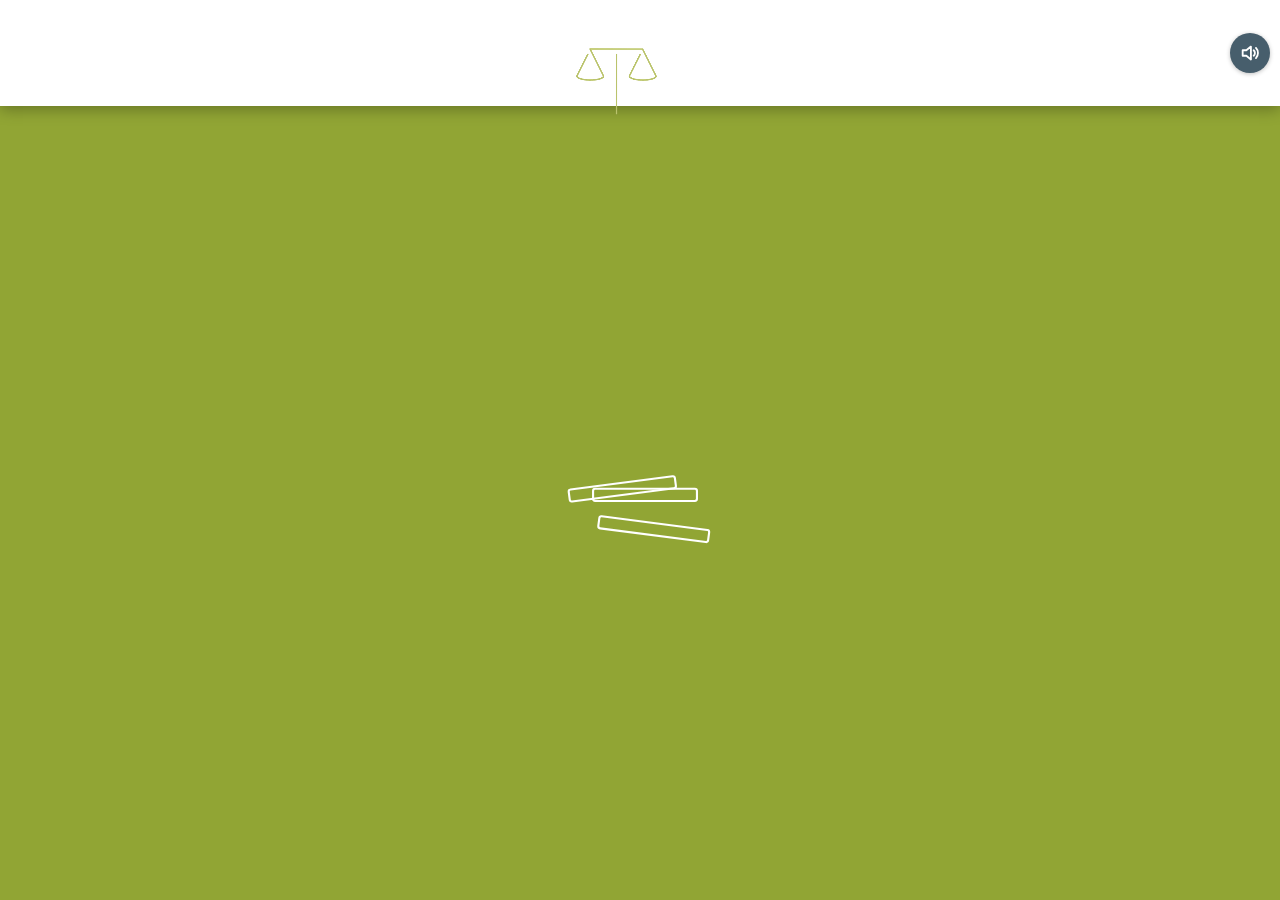
<file: index.html>
<!doctype html>
<html lang="de">
<head>
<meta charset="utf-8">
<meta name="viewport" content="width=device-width, initial-scale=1, viewport-fit=cover">
<title>Spiele</title>
<!-- App-Icon „Akten & Action“ (Startbildschirm, Browser-Tab) -->
<link rel="manifest" href="manifest.webmanifest">
<link rel="icon" type="image/png" href="icons/favicon.png">
<link rel="apple-touch-icon" href="icons/apple-touch-icon.png">
<meta name="theme-color" content="#ffffff">   <!-- weiß wie der Logo-Balken (MZ, 22.10.2026); die Spiele behalten #91a534 -->
<meta name="apple-mobile-web-app-title" content="Akten & Action">
<style>
  /* Startseite „Akten & Action“ – Layout B „Schreibtisch“ (MZ, 20.10.2026):
     Eichen-Tischplatte als Hintergrund, Logo als eigenes weißes Schild (Logo steht immer für sich, MZ 20.10.2026),
     darunter ein weißes Kärtchen mit Sammlungsname und Gesamt-Bestwert, mit viel Abstand darunter die Spiele
     als gemalte Akten (Deckel in Kundenfarbe umgefärbt), unten der Spruch der Kanzlei. Farben aus kunde/kunde.js. */
  * { box-sizing: border-box; }
  html, body { margin: 0; min-height: 100%; overscroll-behavior: none; }
  html, body { overflow-x: clip; }   /* Schattenrand der Waage nicht seitlich scrollbar machen */
  body {
    background: #b98a55 url("bilder/schreibtisch.webp") center / cover fixed;
    color: var(--blaugrau); font-family: system-ui, -apple-system, "Segoe UI", Roboto, Arial, sans-serif;
    display: flex; flex-direction: column; align-items: center; padding: 22px 14px 18px;
    min-height: 100vh; min-height: 100dvh;
    -webkit-tap-highlight-color: transparent;
  }
  /* Hochformat (MZ, 22.10.2026): unter dem Band (Gummiband beim Weiterwischen, Handyleiste) Kundenfarbe statt Holz.
     html bekommt eine eigene Farbe, damit das Holz nur noch am body liegt; die Fläche außerhalb des body (Overscroll)
     zeigt die html-Farbe. Oben Weiß wie der Logo-Balken, solange man im oberen Teil der Seite ist (Klasse .unten setzt das Skript). */
  @media (orientation: portrait) {
    html { background: #fff; }
    html.unten { background: var(--akzent); }
  }
  .oben { display: flex; flex-direction: column; align-items: center; }
  /* Logo (MZ, 22.10.2026): weißer Balken über die volle Breite, bündig am oberen Rand – Gegenstück zum Band unten.
     Nichts anderes im Balken (Logo steht für sich). Höhe über --logo-h und --balken-pad, damit der Ton-Knopf mittig sitzt. */
  :root { --logo-h: 62px; --balken-pad: 11px; }
  .logobalken {
    align-self: stretch; margin: -22px -14px 0; padding: calc(var(--balken-pad) + env(safe-area-inset-top)) 18px var(--balken-pad);
    background: #fff; box-shadow: 0 4px 14px rgba(0,0,0,.25); display: flex; justify-content: center;
    position: relative; z-index: 2;
  }
  .logo { height: var(--logo-h); width: auto; max-width: 100%; display: block; }
  /* Querformat/Desktop: Logo etwas größer; flache Fenster siehe unten */
  @media (orientation: landscape) and (min-width: 700px) and (min-height: 521px) { :root { --logo-h: 80px; --balken-pad: 13px; } }
  /* Sammlungsname und Gesamt-Bestwert: eigenes Kärtchen, leicht schräg */
  /* .kopf = Lage (Platz, Drehung, Größe), .karte = das weiße Kärtchen selbst (wird animiert, MZ 22.10.2026) */
  .kopf { margin: 26px 0 0; transform: rotate(-1.5deg); position: relative; }
  .kopf .karte {
    position: relative; padding: 12px 26px 13px; border-radius: 12px; background: #fff; text-align: center;
    box-shadow: 0 8px 20px rgba(0,0,0,.3);
    transition: transform .45s cubic-bezier(.3,1.7,.5,1), box-shadow .3s ease-out;
  }
  /* Darüberfahren: hebt sich deutlich an (größerer Schatten), kippt weiter und federt dabei nach */
  @media (hover: hover) {
    .kopf .karte:hover { transform: translateY(-7px) rotate(3deg) scale(1.04); box-shadow: 0 20px 34px rgba(0,0,0,.38), 0 4px 8px rgba(0,0,0,.18); }
  }
  /* Staubwolke/Schattenpuls beim Aufprall (Skript spielt die Animation ab) */
  .kopf .staub {
    position: absolute; left: -15%; right: -15%; top: 25%; bottom: -30%; pointer-events: none; opacity: 0; z-index: -1;
    background: radial-gradient(ellipse at 50% 55%, rgba(70,45,20,.45), rgba(70,45,20,.18) 45%, rgba(70,45,20,0) 70%);
  }
  h1 { margin: 0; font-size: clamp(28px, 8.5vw, 40px); line-height: 1.05; font-weight: 900; letter-spacing: .3px; color: var(--titel-farbe, var(--blaugrau)); }   /* Markenfarbe wie „Frist-Alarm“ (MZ, 22.10.2026) */
  .unter { margin: 5px 0 0; font-size: clamp(13px, 3.8vw, 16px); font-weight: 700; color: #1c252b; }   /* Gesamt-Bestwert sehr dunkel (MZ, 22.10.2026) */
  .unter:empty { display: none; }
  /* Spiele als Akten: hochkant zwei nebeneinander, die dritte mittig darunter; quer drei nebeneinander */
  .spiele {
    display: flex; flex-wrap: wrap; justify-content: center; gap: 22px 18px;
    width: 100%; max-width: 760px; margin: clamp(40px, 7vh, 90px) 0 0;   /* deutlich Abstand zum Kärtchen (MZ) */
    position: relative;
  }
  /* Messing-Waage (MZ, 22.10.2026): steht frei auf dem Tisch neben den Akten, Lage und Größe setzt das Skript */
  .waage { position: absolute; display: none; pointer-events: none; -webkit-tap-highlight-color: transparent; animation: einblendenW .6s .9s ease-out both; }
  @keyframes einblendenW { from { opacity: 0; } }
  .spiel {
    position: relative; display: block; width: min(36vw, 200px, 25vh); aspect-ratio: 484 / 720; container-type: inline-size;
    background: var(--akte) center / 100% 100% no-repeat; color: var(--haupt-text); text-decoration: none;
    filter: drop-shadow(0 10px 12px rgba(0,0,0,.35)); transition: transform .2s ease-out, filter .2s ease-out;
  }
  @media (orientation: landscape) and (min-width: 560px) { .spiel { width: min(26vw, 210px, 25.5vh); } }   /* niedrige Fenster: etwas kleiner, Luft zum Kontakt-Band */
  .spiel:nth-child(1) { --dreh: -4deg; }
  .spiel:nth-child(2) { --dreh: 3deg; }
  .spiel:nth-child(3) { --dreh: 2deg; }
  .spiel { transform: rotate(var(--dreh)); }
  .spiel:hover, .spiel:focus-visible { transform: rotate(var(--dreh)) translateY(-5px) scale(1.03); outline: none; filter: drop-shadow(0 18px 18px rgba(0,0,0,.4)); }
  .spiel:active { transform: rotate(var(--dreh)) scale(.98); }
  /* Inhalt nur auf dem Deckel (rechts ragen ~6% Blätter heraus) */
  .deckel {
    position: absolute; left: 0; top: 0; bottom: 0; width: 94%;
    display: flex; flex-direction: column; align-items: center; justify-content: center; gap: 12%; padding: 10% 8%;
    text-align: center;
  }
  .name { margin: 0; font-size: 11.5cqw; font-weight: 900; line-height: 1.1; }
  /* Spielnamen auf allen Akten weiß mit dezentem Schatten (MZ, 22.10.2026), auch auf der grauen */
  .spiel .name { color: #fff; text-shadow: 0 1px 3px rgba(0,0,0,.5), 0 0 1px rgba(0,0,0,.35); }
  /* Unterzeile unter dem Spielnamen (MZ, 22.10.2026): kurz, was man tut – weiß auf Grün, klein */
  .titelblock { display: block; }
  .zweck { display: block; margin: .45em 0 0; font-size: max(10px, 6.6cqw); font-weight: 700; line-height: 1.2; color: #fff;
    text-shadow: 0 1px 2px rgba(0,0,0,.5), 0 0 1px rgba(0,0,0,.35); }
  .etikett {
    margin: 0; width: 100%; padding: 7px 6px; border-radius: 5px; background: #fbfaf6; color: var(--blaugrau);
    font-size: max(10.5px, 7cqw); font-weight: 700; line-height: 1.3; box-shadow: 0 2px 4px rgba(0,0,0,.2);
  }
  .etikett b { display: block; font-size: 1.35em; font-weight: 900; color: #1c252b; }
  .etikett .levelzeile { display: block; margin-top: 2px; font-size: .9em; font-weight: 700; opacity: .75; }
  /* Spiel noch in Arbeit: nur grau, nicht antippbar, ohne Hinweistext (kein „demnächst“, MZ 21.10.2026) */
  .spiel.bald { filter: grayscale(1) brightness(1.05) contrast(.85) drop-shadow(0 8px 10px rgba(0,0,0,.3)); cursor: default; pointer-events: none; }
  .spiel.bald .name { opacity: .9; }
  .spiele { margin-bottom: 26px; }   /* Abstand zum Band unten */
  /* Band unten in der hellen Logofarbe (akzent aus kunde.js) mit Kontakt der Kanzlei (MZ, 22.10.2026); Daten aus kunde.js */
  .fuss {
    margin: auto -14px -18px; padding: 14px 18px calc(14px + env(safe-area-inset-bottom)); align-self: stretch;
    background: var(--akzent); color: #fff; box-shadow: 0 -4px 14px rgba(0,0,0,.25);
    /* Texte im Band ohne Effekte (MZ, 22.10.2026): kein Schatten, nicht kursiv, nur fett */
    display: flex; flex-direction: column; align-items: center; gap: 10px; font-size: 13.5px; line-height: 1.45; position: relative; z-index: 1;
  }
  .spruch { margin: 0; white-space: nowrap; font-size: 15px; font-weight: 800; font-style: normal; color: #fff; text-align: center; }
  .spruch:empty { display: none; }
  /* Impressum und Datenschutz (MZ, 22.10.2026): klein unter dem Spruch, in der Schriftfarbe der Fläche – die einzigen Links im Band */
  .rechtliches { display: block; margin-top: 2px; font-size: 12px; font-weight: 700; font-style: normal; }
  .rechtliches a { color: inherit; text-decoration: underline; text-decoration-color: rgba(255,255,255,.55); text-underline-offset: 2px; }
  .rechtliches a:hover, .rechtliches a:focus-visible { text-decoration-color: currentColor; }
  .rechtliches a + a { margin-left: 14px; }
  .rechtliches.nachunten { display: none; }   /* zweite Fassung ganz unten, nur im Hochformat sichtbar (siehe unten) */
  /* Band dreigeteilt (MZ, 22.10.2026): Kanzleiname und Spruch in Weiß auf hellem Grün (wie bisher), die Adressen in der
     Mitte auf einer weißen Fläche (volle Bandhöhe, gerade Kanten) in hellem Grün ohne Schatten. Hochformat: Adressbereich unten weiß. */
  .kontakt { display: flex; flex-direction: column; gap: 10px; width: auto; align-self: stretch;
    margin: 0 -18px calc(-14px - env(safe-area-inset-bottom)); padding: 12px 18px calc(14px + env(safe-area-inset-bottom));
    background: #fff; color: var(--akzent); text-shadow: none; }
  .standort { text-align: center; }
  .standort b { display: block; font-size: 14px; font-weight: 800; }
  .standort p { margin: 0; }
  @media (orientation: landscape) and (min-width: 700px) {
    .fuss { flex-direction: row; justify-content: center; gap: 36px; padding: 8px 24px; line-height: 1.3; }
    .spiele { margin-bottom: 30px; }   /* mind. 20 px zum Band (gedrehte Akten), auch wenn die Seite scrollt */
    .kontakt { flex-direction: row; justify-content: center; gap: 40px; width: auto; align-self: stretch; margin: -8px 0; padding: 8px 40px; }
    .standort { text-align: left; }
    /* Kanzleiname links, Spruch rechts, vertikal mittig (MZ, 22.10.2026) – als eigene Spalten neben dem Adressbereich
       (statt darübergelegt), damit sie nie unter der weißen Mitte verschwinden; bei wenig Platz brechen sie um */
    .spruch { flex: 1 1 0; min-width: 0; white-space: normal; font-size: 16px; }
    .spruch.kanzlei { order: 0; text-align: left; }
    .kontakt { order: 1; flex: 0 0 auto; }
    .spruch.spruchtext { order: 2; text-align: right; }
  }
  /* schmales Querformat: Kanzleiname links und Spruch rechts in einer Zeile über den Adressen (sonst überlappen sie) */
  @media (orientation: landscape) and (min-width: 700px) and (max-width: 1179px) {
    .fuss { flex-wrap: wrap; row-gap: 4px; }
    .spruch { position: static; transform: none; flex: 1 1 40%; }
    .spruch.kanzlei { text-align: left; order: 0; }
    .spruch.spruchtext { text-align: right; order: 1; }
    .kontakt { order: 2; flex: 0 0 calc(100% + 48px); margin: 0 -24px -8px; padding: 5px 24px 7px; }
  }
  #tonKnopf {
    /* liegt über dem weißen Logo-Balken, senkrecht mittig darin; Fläche in Blaugrau, damit er auf Weiß und Holz lesbar ist */
    position: fixed; top: calc(env(safe-area-inset-top) + var(--balken-pad) + (var(--logo-h) - 40px) / 2); right: 10px;
    width: 40px; height: 40px; border-radius: 50%; border: 0; padding: 0; z-index: 5;
    background: var(--blaugrau); color: #fff; box-shadow: 0 1px 4px rgba(0,0,0,.25); cursor: pointer; display: grid; place-items: center;
  }
  #tonKnopf svg { width: 22px; height: 22px; fill: none; stroke: currentColor; stroke-width: 2; stroke-linecap: round; stroke-linejoin: round; }
  /* Niedrige Hochformate (z. B. 320×640): Logo und Akten etwas kleiner, damit alle drei Akten sichtbar bleiben */
  @media (orientation: portrait) and (max-height: 700px) {
    :root { --logo-h: 52px; --balken-pad: 9px; }
    .kopf { margin-top: 20px; }
    .spiele { margin-top: 32px; }
    .spiel { width: min(34vw, 22vh); }
  }
  /* Flache Fenster (eingebettet, Handy quer): alles enger */
  @media (max-height: 520px) {
    body { padding-top: 12px; }
    :root { --logo-h: 44px; --balken-pad: 7px; }
    .logobalken { margin-top: -12px; }
    .kopf { margin-top: 14px; }
    .kopf .karte { padding: 8px 20px; }
    h1 { font-size: 26px; }
    .spiele { margin-top: 30px; }
    .spiel { width: min(20vw, 140px, 44vh); }
    .fuss { padding-top: 8px; padding-bottom: 8px; font-size: 13px; line-height: 1.3; }
  }
  /* flach und quer: Logo-Balken oben, Kärtchen darunter (MZ, 22.10.2026) */
  @media (max-height: 520px) and (orientation: landscape) {
    .spiele { margin-bottom: 26px; }   /* mind. 20 px Abstand zum Band (MZ, 22.10.2026) */
  }
  /* Hochformat (MZ, 23.10.2026): kein Spruch; Impressum/Datenschutz auf eigener grüner Fläche ganz unten unter den Adressen
     (bündig bis zum unteren Rand). Oben im Band bleibt nur der Kanzleiname. Die Fassung im Spruch ist mit ihm ausgeblendet –
     Screenreader lesen die Links also nur einmal. Querformat bleibt unverändert. Steht nach den Regeln für flache Fenster. */
  @media (orientation: portrait) {
    /* obere grüne Fläche niedrig, Kanzleiname etwas größer und mittig (gleicher Abstand oben und unten);
       beide grünen Flächen gleich hoch (MZ, 23.10.2026): 10 + 22 + 10 = 42px, die untere zusätzlich safe-area */
    .fuss { padding-top: 10px; padding-bottom: 0; gap: 10px; }
    .spruch.kanzlei { font-size: 17px; line-height: 22px; }
    .spruch.spruchtext { display: none; }
    .kontakt { margin-bottom: 0; padding-bottom: 14px; }
    /* Schrift wie bisher unter dem Spruch (12px, fett, unterstrichen, 14px Abstand) – nur die Lage ist neu */
    .rechtliches.nachunten {
      display: flex; align-items: center; justify-content: center; align-self: stretch; margin: -10px -18px 0;
      height: calc(42px + env(safe-area-inset-bottom)); padding: 0 18px env(safe-area-inset-bottom);
      background: var(--akzent); color: #fff; text-align: center;
    }
  }

  /* ---------- Animationen (sanft, MZ 22.10.2026): gestaffelt in ca. 1,6s – Logo-Balken gleitet von oben herein, Kärtchen (wie hingeworfen, dreht
     sich auf seine Lage), Akten nacheinander von unten, Waage (blendet ein, pendelt einmal ein), Band gleitet von unten herein.
     Eigene Eigenschaften translate/rotate/scale wirken zusätzlich zu transform – so stören sie weder die vom Skript gesetzte
     Lage des Kärtchens noch das Anheben beim Darüberfahren. ---------- */
  @keyframes rein { from { opacity: 0; translate: 0 -16px; } }
  @keyframes ablegen { from { opacity: 0; translate: 0 44px; rotate: calc(var(--dreh) * 2); } }
  @keyframes fussRein { from { opacity: 0; translate: 0 100%; } }
  @keyframes balkenRein { from { opacity: 0; translate: 0 -100%; } }   /* Gegenstück zum Band unten */
  .logobalken { animation: balkenRein .6s .05s cubic-bezier(.2,.8,.3,1) both; }
  /* Kärtchen: Auftritt, Wackler und Antippen macht das Skript (Web Animations), siehe kopfAnimieren() */
  .fuss { animation: fussRein .6s 1s cubic-bezier(.2,.8,.3,1) both; }
  /* liegt auf der Stempeluhr-Akte (Querformat): über den Akten, Schatten fällt auf die Akte */
  .kopf.liegt { position: relative; z-index: 3; }
  /* hohes Querformat: früher -40px wegen des großen Logo-Schilds, mit dem flacheren Logo-Balken (MZ, 22.10.2026) nicht mehr
     nötig. Flaches Querformat: das Kärtchen steht jetzt unter dem Balken statt daneben – es gibt Platz im Fluss frei,
     damit die Akten so weit oben bleiben wie bisher */
  @media (orientation: landscape) and (min-width: 700px) and (max-height: 520px) { .kopf.liegt { margin-bottom: -44px; } }
  .kopf.liegt .karte { box-shadow: 0 10px 22px rgba(0,0,0,.35), 0 2px 5px rgba(0,0,0,.2); }
  /* Querformat/Desktop (MZ, 22.10.2026): Kärtchen nach rechts versetzt (Richtung rechte Akte) und andersherum gekippt –
     wirkt locker hingeworfen. Hochformat bleibt unverändert. */
  @media (orientation: landscape) and (min-width: 700px) {
    .kopf { --dreh: 8deg; transform: translate(var(--rechts, min(230px, 16vw)), var(--runter, 0px)) rotate(8deg); }
  }
  @media (orientation: landscape) and (min-width: 700px) and (max-height: 520px) {
    .kopf { --rechts: 36px; --runter: 8px; }   /* flach: unter dem Logo-Balken, leicht nach rechts versetzt */
  }
  .spiel { animation: ablegen .65s cubic-bezier(.2,.8,.3,1.04) both; }
  .spiel:nth-child(1) { animation-delay: .55s; }
  .spiel:nth-child(2) { animation-delay: .7s; }
  .spiel:nth-child(3) { animation-delay: .85s; }
  #tonKnopf { transition: transform .15s, background-color .15s; }
  #tonKnopf:hover { transform: scale(1.1); background: var(--dunkel); }
  @media (prefers-reduced-motion: reduce) {
    *, *::before, *::after { animation: none !important; transition: none !important; }
  }

  /* ---------- Intro „Die Waage findet ihren Platz“ (MZ, 23.10.2026): ca. 3s Code-Animation beim ersten Öffnen der Sitzung.
     Grüne Fläche mit App-Icon → Waage hebt sich, schwingt, schwebt in den Logo-Balken an ihren Platz im Logo (Schriftzug
     blendet ein) → drei Akten fächern auf und fliegen an die Plätze der Spiel-Akten, Grün wechselt zu Holz. Gezeichnet auf
     #intro (Leinwand über der Seite); die Seite darunter steuert das Skript (Logo-Balken, Logo, Akten), Kärtchen, Band
     und Messing-Waage folgen danach mit ihren gewohnten Animationen. Tippen überspringt. ---------- */
  html.intro { overflow: hidden; }
  html.intro body::before { content: ""; position: fixed; inset: 0; z-index: 29; background: var(--intro-farbe, #fff); }   /* bis die Leinwand steht */
  html.intro.introLeinwand body::before { display: none; }
  #intro { position: fixed; left: 0; top: 0; width: 100vw; height: 100vh; z-index: 30; display: block; touch-action: none; cursor: pointer; }
  html.intro .logobalken, html.intro .spiel, html.nachIntro .logobalken, html.nachIntro .spiel { animation: none; }
  html.intro .logo, html.intro .spiel { opacity: 0; }
  html.intro:not(.introKopf) .kopf .karte { opacity: 0; }
  html.intro .fuss, html.intro .waage, html.nachIntro .fuss, html.nachIntro .waage { animation-delay: 0s; }
  html.intro:not(.introBand) .fuss, html.intro:not(.introWaage) .waage { animation-play-state: paused; }

  /* ---------- Sieger-Animation (MZ, 23.10.2026): ab 8.000 Punkten Gesamt-Bestwert einmal beim Zurückkommen, danach per
     Tipp auf den Gesamt-Bestwert. Kanzleihaus abends mit leichter Kamerafahrt, Feuerwerk in Kanzleifarben (Code), dann
     Notizzettel „Fall gewonnen – auf ganzer Linie“ mit Punkten und „Zur Startseite“. Tippen überspringt. ---------- */
  #sieg { position: fixed; inset: 0; z-index: 40; overflow: hidden; background: #1f2a31; display: flex; flex-direction: column;
    align-items: center; justify-content: flex-end; gap: 16px; padding: 16px 16px calc(22px + env(safe-area-inset-bottom));
    -webkit-tap-highlight-color: transparent; touch-action: manipulation; }
  #sieg[hidden] { display: none; }
  #siegBuehne { position: absolute; inset: 0; width: 100%; height: 100%; display: block; }
  .siegZettel { position: relative; width: min(100%, 360px); margin: 0; padding: 26px 22px 18px; border-radius: 3px; text-align: center;
    background: linear-gradient(170deg, #fffdf4, #f7efd6); color: #1c252b; transform: rotate(-3deg);
    box-shadow: 0 16px 30px rgba(0,0,0,.45), 0 2px 5px rgba(0,0,0,.2); opacity: 0; }
  .siegZettel::before { content: ""; position: absolute; top: -14px; left: 50%; width: 112px; height: 30px; margin-left: -56px;
    background: rgba(255,255,255,.6); border: 1px solid rgba(0,0,0,.05); box-shadow: 0 1px 3px rgba(0,0,0,.18); transform: rotate(4deg); }
  .siegZettel h2 { margin: 0 0 10px; font-family: Georgia, "Times New Roman", Times, serif; font-style: italic; font-weight: 700;
    font-size: clamp(26px, 7.6vw, 34px); line-height: 1.12; color: var(--titel-farbe, #475e6c); }
  .siegZettel p { margin: 0; font-size: clamp(16px, 4.6vw, 19px); font-weight: 800; line-height: 1.3; }
  /* Punkte + Nachsatz: Punkte in eigener Zeile, Nachsatz darunter ausgewogen umbrochen (kein einzelnes Wort allein) */
  .siegZettel p .zahlTeil, .siegZettel p .nachsatz { display: block; text-wrap: balance; }
  .siegKnopf { position: relative; width: min(100%, 360px); padding: 14px 20px; border: 0; border-radius: 12px; cursor: pointer;
    background: var(--haupt); color: var(--haupt-text); font: inherit; font-size: 18px; font-weight: 800;
    box-shadow: 0 6px 16px rgba(0,0,0,.4); opacity: 0; transition: transform .15s; }
  .siegKnopf:hover { transform: translateY(-2px); }
  .siegKnopf:active { transform: scale(.98); }
  #sieg.zettelDa .siegZettel { animation: siegAufkleben .6s cubic-bezier(.2,.9,.3,1.2) both; }
  #sieg.zettelDa .siegZettel::before { animation: siegKlebeband .3s .55s ease-out both; }
  #sieg.zettelDa .siegKnopf { animation: siegKnopfRein .45s .35s ease-out both; }
  @keyframes siegAufkleben { 0% { opacity: 0; transform: translateY(-36px) rotate(-10deg) scale(1.08); }
    60% { opacity: 1; transform: translateY(4px) rotate(-2deg) scale(.99); } 100% { opacity: 1; transform: rotate(-3deg); } }
  @keyframes siegKlebeband { from { opacity: 0; transform: rotate(4deg) scaleX(.3); } }
  @keyframes siegKnopfRein { from { opacity: 0; translate: 0 14px; } to { opacity: 1; } }
  /* Querformat: Zettel und Knopf links unten, Haus und Schild mit Logo bleiben sichtbar; flach etwas kleiner */
  @media (orientation: landscape) {
    #sieg { align-items: flex-start; padding: 16px 24px calc(24px + env(safe-area-inset-bottom)) max(5vw, env(safe-area-inset-left)); }
    .siegZettel, .siegKnopf { width: min(42vw, 380px); }
  }
  @media (orientation: landscape) and (max-height: 520px) {
    #sieg { gap: 10px; padding: 12px 20px calc(14px + env(safe-area-inset-bottom)) max(20px, env(safe-area-inset-left)); }
    .siegZettel, .siegKnopf { width: min(46vw, 340px); }
    .siegZettel { padding: 20px 18px 14px; }
    .siegZettel h2 { font-size: 24px; margin-bottom: 6px; }
    .siegKnopf { padding: 11px 18px; font-size: 17px; }
  }
  .unter.siegbar { cursor: pointer; }
  @media (prefers-reduced-motion: reduce) { .siegZettel, .siegKnopf { opacity: 1; } }
</style>
<!-- Kundendaten früh laden: das Intro braucht die Kundenfarbe schon vor dem ersten Bild -->
<script src="kunde/kunde.js"></script>
<script>
  // Intro nur beim ersten Öffnen in dieser Sitzung (sessionStorage, Präfix mg:); Testhilfe #intro bzw. #intro=1.4 (Standbild)
  (function () {
    const K = window.KUNDE || {}, h = location.hash;
    let gesehen = false;
    try { gesehen = sessionStorage.getItem('mg:intro:' + (K.firma || '')) === '1'; } catch (e) { /* privat */ }
    if (/(^#|&)intro(?![a-z])/.test(h) || !gesehen) {
      document.documentElement.classList.add('intro');
      document.documentElement.style.setProperty('--intro-farbe', (K.farben && K.farben.haupt) || '#475e6c');
    }
  })();
</script>
</head>
<body>
<div class="logobalken"><img class="logo" alt=""></div>
<div class="oben">
  <header class="kopf">
    <span class="staub" aria-hidden="true"></span>
    <div class="karte">
      <h1 class="titel"></h1>
      <p class="unter"></p>
    </div>
  </header>
</div>

<nav class="spiele">
  <a class="spiel" href="anwalt-frist-alarm/" data-id="frist-alarm" data-level="frist-alarm frist-alarm-2 frist-alarm-3">
    <span class="deckel">
      <span class="titelblock"><p class="name">Frist-Alarm</p><span class="zweck">Akten nach Frist sortieren</span></span>
      <p class="etikett best"></p>
    </span>
  </a>
  <a class="spiel" href="anwalt-einspruch/" data-id="einspruch" data-level="einspruch einspruch-2 einspruch-3">
    <span class="deckel">
      <span class="titelblock"><p class="name">Einspruch!</p><span class="zweck">Widerspruch erheben</span></span>
      <p class="etikett best"></p>
    </span>
  </a>
  <!-- Spiele in Vorbereitung: Klasse „bald“, kein href – nur grau, nicht antippbar, ohne Hinweistext -->
  <a class="spiel" href="anwalt-stempeluhr/" data-id="stempeluhr" data-level="stempeluhr stempeluhr-2 stempeluhr-3">
    <span class="deckel">
      <span class="titelblock"><p class="name">Stempeluhr</p><span class="zweck">Arbeitszeit einhalten</span></span>
      <p class="etikett best"></p>
    </span>
  </a>
</nav>

<footer class="fuss">
  <p class="spruch kanzlei"></p>
  <p class="spruch spruchtext"></p>
  <div class="kontakt"></div>
</footer>
<button id="tonKnopf" type="button" aria-label="Ton an oder aus"></button>
<div id="sieg" hidden role="dialog" aria-modal="true" aria-label="Fall gewonnen">
  <canvas id="siegBuehne" aria-hidden="true"></canvas>
  <div class="siegZettel"><h2>Fall gewonnen&nbsp;– <span style="white-space: nowrap">auf ganzer Linie</span></h2><p class="siegPunkte"></p></div>
  <button class="siegKnopf" type="button">Zur Startseite</button>
</div>

<script>
  // Farben, Logo und Texte aus kunde/kunde.js übernehmen; Bestwerte aus den Spielen anzeigen
  (function () {
    'use strict';
    const K = window.KUNDE || {}, F = Object.assign({ haupt: '#d32f2f', akzent: '#ffb300', dunkel: '#151922', hell: '#ffffff', blaugrau: '#475e6c' }, K.farben);
    const s = document.documentElement.style;
    const n = parseInt(F.haupt.replace('#', ''), 16), hell = (0.299 * (n >> 16 & 255) + 0.587 * (n >> 8 & 255) + 0.114 * (n & 255)) > 150;
    s.setProperty('--haupt', F.haupt); s.setProperty('--haupt-text', F.hauptText || (hell ? '#111' : '#fff'));
    s.setProperty('--blaugrau', F.blaugrau);
    s.setProperty('--akzent', F.akzent); s.setProperty('--dunkel', F.dunkel);   // Band unten (Kontakt)
    // Hochformat: Rand außerhalb der Seite unten in Kundenfarbe, oben Holz (CSS html.unten). Ab der Seitenmitte gilt „unten“;
    // passt die Seite ganz aufs Display, ebenfalls – nur beim Ziehen über den oberen Rand (scrollY < 0, iOS) wieder Holz.
    {
      const wurzel = document.documentElement;
      const randFarbe = () => {
        const y = scrollY, max = Math.max(0, wurzel.scrollHeight - innerHeight);
        wurzel.classList.toggle('unten', y >= 0 && y >= max / 2);
      };
      randFarbe();
      addEventListener('scroll', randFarbe, { passive: true });
      addEventListener('resize', randFarbe);
      // Seitenhöhe ändert sich nach dem Laden und solange das Band von unten hereingleitet
      if (window.ResizeObserver) new ResizeObserver(randFarbe).observe(document.body);
      addEventListener('load', randFarbe);
      document.addEventListener('animationend', randFarbe);
    }
    // Titelfarbe wie im Rahmen (rahmen.js, Zettel-Stil): farben.titel aus kunde.js, sonst die Markenfarbe so weit
    // abgedunkelt, dass sie auf hellem Papier (#f7efd6) mindestens 3,2:1 Kontrast hat – ergibt dieselbe Farbe wie „Frist-Alarm“
    {
      const rgb = h => { const x = parseInt(h.replace('#', ''), 16); return [x >> 16 & 255, x >> 8 & 255, x & 255]; };
      const lum = h => { const [r, g, b] = rgb(h).map(v => { v /= 255; return v <= 0.03928 ? v / 12.92 : Math.pow((v + 0.055) / 1.055, 2.4); }); return 0.2126 * r + 0.7152 * g + 0.0722 * b; };
      const papier = lum('#f7efd6');
      let titel = F.titel || F.haupt;
      if (!F.titel) for (let f = 0; f <= 0.8 && (papier + 0.05) / (lum(titel) + 0.05) < 3.2; f += 0.04)
        titel = '#' + rgb(F.haupt).map(v => Math.round(v * (1 - f)).toString(16).padStart(2, '0')).join('');
      s.setProperty('--titel-farbe', titel);
    }
    const T = K.texte || {};
    const logo = document.querySelector('.logo');
    logo.src = K.logoAufHell || K.logo || 'kunde/logo.png';
    logo.alt = K.firma || '';
    document.querySelector('.titel').textContent = T.titel || 'Spiele';
    document.querySelector('.spruchtext').textContent = K.spruch || '';
    // Impressum/Datenschutz (Adressen aus kunde.js, neuer Tab): quer unter dem Spruch, hochkant ganz unten unter den
    // Adressen (MZ, 23.10.2026). Zwei Fassungen, per CSS ist immer nur eine sichtbar (die andere display: none).
    if ((K.rechtliches || []).length) {
      const links = cls => {
        const r = document.createElement('span'); r.className = cls;
        K.rechtliches.forEach(l => { const a = document.createElement('a'); a.href = l.link; a.target = '_blank'; a.rel = 'noopener'; a.textContent = l.text; r.append(a); });
        return r;
      };
      document.querySelector('.spruchtext').append(links('rechtliches'));
      document.querySelector('.fuss').append(links('rechtliches nachunten'));
    }
    document.querySelector('.kanzlei').textContent = K.kanzlei || '';
    // Kontakt-Band: Daten aus kunde.js (je Standort), Telefon/E-Mail/Web als Links; Trennzeichen „ – “ mit geschütztem Leerzeichen
    const kontakt = document.querySelector('.kontakt');
    const el = (tag, text, attr) => { const e = document.createElement(tag); if (text != null) e.textContent = text; Object.assign(e, attr || {}); return e; };
    // jeder Teil bleibt zusammen (kein Umbruch mitten in Adresse oder Nummer), umbrochen wird nur zwischen den Teilen
    const zeile = teile => { const p = el('p'); teile.filter(Boolean).forEach((t, i) => { const sp = typeof t === 'string' ? el('span', t) : t; sp.style.whiteSpace = 'nowrap'; if (i) p.append(' – '); p.append(sp); }); return p; };
    (K.kontakt || []).forEach(o => {
      // Adresse zeilenweise (MZ, 22.10.2026), Telefon/Fax und E-Mail/Web je eine Zeile, nur Text (keine Links)
      const d = el('div'); d.className = 'standort';
      d.append(el('b', o.titel));
      (o.zeilen || []).forEach(z => d.append(el('p', z)));
      d.append(zeile([o.telefon && 'Telefon ' + o.telefon, o.fax && 'Fax ' + o.fax]));
      // Web nur als Adresse, ohne „Web“ und ohne „www.“ davor (MZ, 22.10.2026)
      d.append(zeile([o.email && 'E-Mail ' + o.email, o.web && o.web.replace(/^https?:\/\/(www\.)?/, '').replace(/\/$/, '')]));
      d.querySelectorAll('p:empty').forEach(e => e.remove());
      kontakt.append(d);
    });
    document.title = (T.titel || 'Spiele') + (K.firma ? ' – ' + K.firma : '');
    let gesamt = 0;
    const best = id => { try { return +localStorage.getItem('mg:best:' + id + ':' + (K.firma || '')) || 0; } catch (e) { return 0; } };
    document.querySelectorAll('.spiel:not(.bald)').forEach(a => {
      const et = a.querySelector('.best'), z = document.createElement('b');
      et.textContent = 'Dein Bestwert: ';
      if (a.dataset.level) {
        // Spiel mit Leveln (MZ, 22.10.2026): Summe der Level-Bestwerte „627/3.000 Punkte“, darunter klein, wie viele
        // Level geschafft sind (Bestwert ≥ 1). Gesamt-Bestwert oben = Summe aller Spiele.
        const ids = a.dataset.level.split(' '), werte = ids.map(best), summe = werte.reduce((x, y) => x + y, 0);
        const geschafft = werte.filter(b => b > 0).length;
        gesamt += summe;
        const zahl = document.createElement('span');   // „627/3.000“ nie mitten in der Zahl umbrechen
        zahl.style.whiteSpace = 'nowrap';
        zahl.textContent = summe.toLocaleString('de-DE') + '/' + (ids.length * 1000).toLocaleString('de-DE');
        z.append(zahl);   // ohne „Punkte“ (MZ, 22.10.2026): „854/3.000“
        if (geschafft) {
          const k = document.createElement('small');
          k.className = 'levelzeile';
          k.textContent = 'Level ' + geschafft + '/' + ids.length;   // kurz (MZ, 22.10.2026): „Level 1/3“, alle: „Level 3/3“
          et.append(z, k);
          return;
        }
      } else {
        const b = best(a.dataset.id);
        gesamt += b;   // noch nicht gespielt: 0 Punkte
        z.textContent = b.toLocaleString('de-DE') + '/1.000 Punkte';   // jedes Spiel höchstens 1.000
      }
      et.append(z);
    });
    document.querySelector('.unter').textContent = 'Dein Punkterekord: ' + gesamt.toLocaleString('de-DE') + ' Punkte';

    // Gemalte Akte (#00FF00-Deckel) in die Kundenfarbe umfärben – wie Rahmen.umfaerben in den Spielen
    const bild = new Image();
    bild.onload = () => {
      const c = document.createElement('canvas');
      c.width = bild.naturalWidth; c.height = bild.naturalHeight;
      const g = c.getContext('2d');
      g.drawImage(bild, 0, 0);
      const daten = g.getImageData(0, 0, c.width, c.height), d = daten.data;
      const ziel = [n >> 16 & 255, n >> 8 & 255, n & 255];
      for (let i = 0; i < d.length; i += 4) {
        const gruen = d[i + 1] - Math.max(d[i], d[i + 2]);
        if (gruen < 16) continue;
        const t = Math.min(1, (gruen - 16) / 36), h = Math.min(1.3, d[i + 1] / 210);
        for (let k = 0; k < 3; k++) d[i + k] += (Math.min(255, ziel[k] * h) - d[i + k]) * t;
      }
      g.putImageData(daten, 0, 0);
      s.setProperty('--akte', 'url(' + c.toDataURL('image/png') + ')');
    };
    bild.src = 'bilder/akte.webp';

    // Messing-Waage wie im Spiel Frist-Alarm (gleiche Teile und Bewegung): ruhig mit leichtem Atmen,
    // beim Antippen kippt sie und pendelt zurück (kleines Easter Egg, kein Klang).
    // Maße in Pixeln der WebP-Dateien (siehe anwalt-frist-alarm/spiel.js): Waage ≈ 339×339 Einheiten.
    const W = { groesse: 339, hoehe: 300, drehpunkt: [76.8, 60.7], fuss: [76.8, 300.5], balkenMitte: [124.8, 21.5], arm: 114.0, ring: [65, 12.5], schaleLaenge: 170 };
    const teile = {};
    ['saeule', 'balken', 'schale'].forEach(n => { const i = new Image(); i.onload = () => { teile[n] = i; }; i.src = 'bilder/waage-' + n + '.webp'; });
    const ruhig = matchMedia('(prefers-reduced-motion: reduce)').matches;
    const waage = {
      w: 0, v: 0, ziel: 0, zielBis: 0, feder: 14, daempf: 5, pend: [0, 0], pendV: [0, 0], ringX: null, ringV: [0, 0], zeit: 0,
      kippen() {
        const seite = Math.random() < 0.5 ? -1 : 1;
        this.ziel = seite * 0.3; this.zielBis = this.zeit + 0.55; this.feder = 22; this.daempf = 6.5; this.v += seite * 1.6;
      },
      schritt(dt) {
        this.zeit += dt;
        if (this.ziel && this.zeit > this.zielBis) { this.ziel = 0; this.feder = 6; this.daempf = 4.6; }
        const atmen = ruhig ? 0 : 0.008 * Math.sin(this.zeit * 0.9);
        this.v += (-this.feder * (this.w - this.ziel - atmen) - this.daempf * this.v) * dt; this.w += this.v * dt;
        const rx = [-1, 1].map(s => s * W.arm * Math.cos(this.w));
        if (this.ringX) for (let i = 0; i < 2; i++) {
          const vNeu = (rx[i] - this.ringX[i]) / dt, acc = (vNeu - this.ringV[i]) / dt;
          this.ringV[i] = vNeu;
          this.pendV[i] += (-18 * Math.sin(this.pend[i]) - 2.2 * this.pendV[i] - acc / W.schaleLaenge) * dt; this.pend[i] += this.pendV[i] * dt;
        }
        this.ringX = rx;
      },
    };
    const leinwand = document.createElement('canvas');
    leinwand.className = 'waage';
    leinwand.setAttribute('aria-hidden', 'true');
    document.querySelector('.spiele').append(leinwand);
    // Antippen: nur die Waage selbst zählt (die Leinwand ist für den Schatten größer und lässt Klicks durch)
    addEventListener('pointerdown', e => {
      if (!groesse) return;
      const r = leinwand.getBoundingClientRect(), x = e.clientX - r.left, y = e.clientY - r.top;
      if (x >= groesse * RAND && x <= groesse * (1 + RAND) && y >= 0 && y <= groesse) waage.kippen();
    });
    const RAND = 0.07, SCH = 0.1;    // Platz links/rechts für nachschwingende Schalen, zusätzlich rechts/unten für den Schatten
    let groesse = 0;
    // Platz suchen: Akten in einer Reihe → links neben der Reihe, etwas erhöht (bis 220 px); umgebrochen (Hochformat) → rechts neben der dritten Akte
    function platzieren() {
      const akten = [...document.querySelectorAll('.spiele .spiel')], a1 = akten[0], a3 = akten[2];
      const box = document.querySelector('.spiele').getBoundingClientRect(), B = document.documentElement.clientWidth;
      let s, links, unten;
      if (a3.offsetTop > a1.offsetTop + 5) {   // umgebrochen: neben der dritten Akte
        const frei = B - (box.left + a3.offsetLeft + a3.offsetWidth) - 4 - 8;
        s = Math.min(160, frei / (1 + 2 * RAND), a3.offsetHeight);   // Schattenrand darf am Bildschirmrand abgeschnitten werden
        links = a3.offsetLeft + a3.offsetWidth + 8 + s * RAND;
        unten = a3.offsetTop + a3.offsetHeight;
      } else {                                   // eine Reihe: links daneben
        // Vorschlag B (MZ, 22.10.2026): schräg links über den Akten, Gegenstück zum gekippten Kärtchen rechts.
        // Linker Rand bei 7 % der Fensterbreite, Spitze knapp unter dem Logo-Balken, Größe 37 % der
        // Fensterhöhe – bei Platzmangel kleiner, damit sie die erste Akte nicht berührt.
        const sp = document.querySelector('.spiele'), lg = document.querySelector('.logobalken');
        const linksX = B * (B <= 1300 ? 0.03 : 0.07), abstand = 20;   // schmale Querformate: näher an den Rand, damit die Waage größer bleibt
        // Logo-Balken (MZ, 22.10.2026): Spitze der Waage 16 px unter dem Balken, die Waage ist 10 % kleiner
        const logoUnten = lg.offsetTop + lg.offsetHeight + 16 - sp.offsetTop;   // offsetTop: unabhängig von der Einflug-Animation
        s = 0.9 * Math.min(innerHeight * 0.37, (box.left + a1.offsetLeft - abstand - linksX) / (1 + RAND));
        unten = logoUnten + s * W.hoehe / W.groesse;
        links = linksX - box.left;
        // Schmale, hohe Fenster (MZ, 22.10.2026, z. B. 1030×920): neben den Akten ist wenig Platz – dann links neben dem
        // Logo-Schild über den Akten, wenn sie dort größer wird (Oberkante wie das Logo-Schild, Abstand zur Akte 8 px)
        if (s < 120) {
          const lgLinks = lg.offsetLeft, obenRel = Math.max(lg.offsetTop, 16) - sp.offsetTop;
          const s2 = Math.min(innerHeight * 0.3, (lgLinks - abstand - linksX) / (1 + RAND), a1.offsetTop - 8 - obenRel);
          if (s2 > s) { s = s2; unten = obenRel + s; }
        }
      }
      // nie links aus dem Bild: Leinwand (mit Rand für die schwingenden Schalen) beginnt frühestens bei x = 0
      links = Math.max(links, s * RAND - box.left);
      groesse = s >= 60 ? s : 0;
      leinwand.style.display = groesse ? 'block' : 'none';
      if (!groesse) return;
      // Leinwand etwas größer als die Waage: rechts und unten Platz für den Schlagschatten (SCH)
      const dpr = Math.min(devicePixelRatio || 1, 2.5), bw = s * (1 + 2 * RAND + SCH), bh = s * (1 + SCH);
      leinwand.width = Math.round(bw * dpr); leinwand.height = Math.round(bh * dpr);
      leinwand.style.width = bw + 'px'; leinwand.style.height = bh + 'px';
      leinwand.style.left = (links - s * RAND) + 'px'; leinwand.style.top = (unten - s) + 'px';
    }
    // Querformat/Desktop (MZ, 22.10.2026): Kärtchen „Akten & Action“ in den freien Bereich zwischen Logo-Balken und der
    // rechten Akte, mittig über ihr, um +5° gekippt. Wird bei wenig Platz kleiner; unter 60 % bleibt es neben dem Logo (CSS).
    const kopf = document.querySelector('.kopf'), quer = matchMedia('(orientation: landscape) and (min-width: 700px)');
    const KIPP = 20 * Math.PI / 180;   // +20° (MZ, 22.10.2026)
    function kopfPlatzieren() {
      kopf.style.transform = ''; kopf.style.transformOrigin = ''; kopf.classList.remove('liegt');
      if (!quer.matches) return;
      const spiele = document.querySelector('.spiele'), akten = [...spiele.querySelectorAll('.spiel')], [a1, a2, a3] = akten;
      if (a3.offsetTop > a1.offsetTop + 5) return;
      // zuerst „liegt“ setzen: im hohen Querformat gibt das Kärtchen dann 40 px seines Platzes im Fluss frei
      // (größeres Logo, Akten sonst zu nah am Band), danach messen
      kopf.classList.add('liegt');
      const lg = document.querySelector('.logobalken'), B = document.documentElement.clientWidth;
      const logoUnten = lg.offsetTop + lg.offsetHeight, akteOben = spiele.offsetTop + a3.offsetTop;
      const w = kopf.offsetWidth, h = kopf.offsetHeight;
      const bw = w * Math.cos(KIPP) + h * Math.sin(KIPP), bh = w * Math.sin(KIPP) + h * Math.cos(KIPP);   // Maße gekippt
      // Größe ca. 1,1× (MZ, 22.10.2026, Variante A; vorher 1,5×): mindestens 12 px unter dem Logo-Balken, im freien Raum
      // zwischen Logo und Stempeluhr-Akte mittig, darf die Akte oben leicht überdecken (bis etwa 45 % ihrer Höhe);
      // links nicht über die mittlere Akte, rechts nicht über den Rand.
      const luft = 12, linksMin = spiele.offsetLeft + a2.offsetLeft + a2.offsetWidth + 10, rechtsMax = B - 16;
      const k = Math.min(1.1, (akteOben + a3.offsetHeight * 0.45 - logoUnten - luft) / bh, (rechtsMax - linksMin) / bw);
      if (k < 0.8) { kopf.classList.remove('liegt'); return; }   // zu eng: CSS-Fassung (unter dem Logo-Balken)
      const cx = Math.min(Math.max(spiele.offsetLeft + a3.offsetLeft + a3.offsetWidth / 2, linksMin + bw * k / 2), rechtsMax - bw * k / 2);
      const cy = Math.max(logoUnten + luft + bh * k / 2, (logoUnten + akteOben) / 2);
      kopf.style.transformOrigin = '50% 50%';
      kopf.style.transform = `translate(${cx - (kopf.offsetLeft + w / 2)}px, ${cy - (kopf.offsetTop + h / 2)}px) rotate(20deg) scale(${k})`;
    }
    const neuPlatzieren = () => { kopfPlatzieren(); platzieren(); };
    // Kärtchen „Akten & Action“ lebendig (MZ, 22.10.2026), Web Animations auf dem inneren Kärtchen (.karte), damit die Lage
    // (.kopf, vom Skript gesetzt) unberührt bleibt:
    // – Auftritt: fliegt von oben rechts außerhalb des Bildes herein, dreht sich dabei von ca. −25° über +30° auf seine
    //   Lage (+20° quer, −1,5° hochkant), landet mit Plopp (staucht kurz, schwingt über) und Staub-/Schattenpuls (ca. 1,05s)
    // – Ruhe: alle 4–6s ein kleiner Wackler (±2°, minimal größer)
    // – Antippen: hebt sich an, kippt weiter und federt zurück (Darüberfahren: CSS)
    // Weniger Bewegung gewünscht: nur weich einblenden, kein Wackeln.
    function kopfAnimieren(verz) {
      const karte = kopf.querySelector('.karte'), staub = kopf.querySelector('.staub');
      if (!karte.animate) return;
      const VERZ = verz != null ? verz : 300, DAUER = 1050;
      if (ruhig) { karte.animate([{ opacity: 0 }, { opacity: 1 }], { duration: 400, delay: VERZ, fill: 'backwards' }); return; }
      // Startpunkt oben rechts außerhalb des Bildes, umgerechnet in die Lage des Kärtchens (gedreht, skaliert)
      const r = kopf.getBoundingClientRect(), B = document.documentElement.clientWidth;
      const dx = B + r.width * 0.6 - (r.left + r.width / 2), dy = -(r.top + r.height / 2) - r.height;
      const m = new DOMMatrix(getComputedStyle(kopf).transform === 'none' ? undefined : getComputedStyle(kopf).transform);
      const k = Math.hypot(m.a, m.b) || 1, w = Math.atan2(m.b, m.a);
      const lx = (dx * Math.cos(w) + dy * Math.sin(w)) / k, ly = (-dx * Math.sin(w) + dy * Math.cos(w)) / k;
      const grad = w * 180 / Math.PI, rel = a => (a - grad).toFixed(1) + 'deg';   // absolute Winkel → relativ zur Lage
      const auftritt = karte.animate([
        { translate: `${lx}px ${ly}px`, rotate: rel(-25), scale: '1.12', opacity: 0, easing: 'cubic-bezier(.35,.05,.7,.6)' },
        { opacity: 1, offset: 0.12 },
        { translate: '0px 0px', rotate: rel(30), scale: '1', offset: 0.6, easing: 'cubic-bezier(.2,.7,.4,1)' },   // Aufprall
        { translate: '0px 0px', rotate: rel(14), scale: '1.07 0.9', offset: 0.7, easing: 'ease-out' },             // staucht
        { translate: '0px 0px', rotate: rel(23), scale: '0.97 1.04', offset: 0.83, easing: 'ease-in-out' },        // schwingt über
        { translate: '0px 0px', rotate: '0deg', scale: '1', opacity: 1 },
      ], { duration: DAUER, delay: VERZ, fill: 'backwards' });
      staub.animate([{ opacity: 0, scale: '0.5' }, { opacity: 0.9, scale: '1', offset: 0.25 }, { opacity: 0, scale: '1.5' }],
        { duration: 650, delay: VERZ + DAUER * 0.6, easing: 'ease-out' });
      // Wackler in Ruhe, nicht während Darüberfahren oder Antippen
      let frei = false;
      auftritt.finished.then(() => { frei = true; wackeln(); }).catch(() => {});
      function wackeln() {
        setTimeout(() => {
          if (frei && !karte.matches(':hover') && document.visibilityState === 'visible') {
            const s = Math.random() < 0.5 ? 1 : -1;
            karte.animate([{ rotate: '0deg', scale: '1' }, { rotate: (2 * s) + 'deg', scale: '1.015', offset: 0.3 },
              { rotate: (-1.4 * s) + 'deg', scale: '1.008', offset: 0.65 }, { rotate: '0deg', scale: '1' }], { duration: 1100, easing: 'ease-in-out' });
          }
          wackeln();
        }, 4000 + Math.random() * 2000);
      }
      // Antippen (Finger): anheben, weiter kippen, zurückfedern
      karte.addEventListener('pointerdown', e => {
        if (!frei || e.pointerType === 'mouse') return;
        karte.animate([{ translate: '0 0', rotate: '0deg', scale: '1' }, { translate: '0 -9px', rotate: '5deg', scale: '1.05', offset: 0.3 },
          { translate: '0 1px', rotate: '-1.5deg', scale: '0.99', offset: 0.7 }, { translate: '0 0', rotate: '0deg', scale: '1' }],
          { duration: 700, easing: 'ease-out' });
      });
    }
    addEventListener('resize', neuPlatzieren);
    addEventListener('load', neuPlatzieren);   // nach dem Laden des Logos verschiebt sich die Seite
    document.querySelector('.logo').addEventListener('load', neuPlatzieren);
    kopfPlatzieren();
    platzieren();
    const mitIntro = document.documentElement.classList.contains('intro');
    if (!mitIntro) kopfAnimieren();   // mit Intro: startet das Intro das Kärtchen (siehe unten)
    let zuletzt = performance.now();
    function malen(jetzt) {
      const dt = Math.min(0.05, (jetzt - zuletzt) / 1000); zuletzt = jetzt;
      if (groesse && teile.saeule && teile.balken && teile.schale) {
        if (dt > 0) waage.schritt(dt);
        const g = leinwand.getContext('2d'), dpr = leinwand.width / parseFloat(leinwand.style.width);
        g.setTransform(dpr, 0, 0, dpr, 0, 0);
        g.clearRect(0, 0, leinwand.width, leinwand.height);
        const k = groesse / W.groesse, cx = groesse * (0.5 + RAND), boden = groesse - 1;
        const px = cx, py = boden - (W.fuss[1] - W.drehpunkt[1]) * k;
        // Schatten auf der Tischplatte: Kontaktschatten unter dem Fuß, weicher Schlagschatten nach unten rechts (wie im Spiel)
        const fb = 150 * k;
        g.save(); g.translate(px + groesse * 0.02, boden - 3 * k); g.scale(fb * 0.62, fb * 0.15);
        const rg = g.createRadialGradient(0, 0, 0, 0, 0, 1);
        rg.addColorStop(0, 'rgba(38,22,8,.55)'); rg.addColorStop(0.6, 'rgba(38,22,8,.25)'); rg.addColorStop(1, 'rgba(38,22,8,0)');
        g.fillStyle = rg; g.beginPath(); g.arc(0, 0, 1, 0, Math.PI * 2); g.fill(); g.restore();
        g.shadowColor = 'rgba(45,26,10,.38)'; g.shadowBlur = groesse * 0.035 * dpr;
        g.shadowOffsetX = groesse * 0.03 * dpr; g.shadowOffsetY = groesse * 0.045 * dpr;
        [-1, 1].forEach((sd, i) => {
          g.save(); g.translate(px + sd * W.arm * k * Math.cos(waage.w), py + sd * W.arm * k * Math.sin(waage.w)); g.rotate(waage.pend[i]);
          g.drawImage(teile.schale, -W.ring[0] * k, -W.ring[1] * k, teile.schale.width * k, teile.schale.height * k);
          g.restore();
        });
        g.drawImage(teile.saeule, px - W.fuss[0] * k, boden - W.fuss[1] * k, teile.saeule.width * k, teile.saeule.height * k);
        g.save(); g.translate(px, py); g.rotate(waage.w);
        g.drawImage(teile.balken, -W.balkenMitte[0] * k, -W.balkenMitte[1] * k, teile.balken.width * k, teile.balken.height * k);
        g.restore();
      }
      requestAnimationFrame(malen);
    }
    requestAnimationFrame(malen);
    // beim Einblenden (ab ca. 0,9s) einmal sanft einpendeln
    const waageEinpendeln = verz => { if (!ruhig) setTimeout(() => { waage.v += 0.9; }, verz); };
    if (!mitIntro) waageEinpendeln(950);
    window.__waage = { get winkelGrad() { return +(waage.w * 180 / Math.PI).toFixed(1); }, get groesse() { return Math.round(groesse); }, kippen: () => waage.kippen() };   // Testhilfe

    // Musik der Sammlung (MZ, 22.10.2026, ersetzt „Office Piano“): Pixabay „Upbeat Business“ von AtlasAudio, nahtlose
    // Schleife 20,65–78,79s (29 Takte bei 119,7 bpm, Naht 80ms überblendet)
    // (klaenge/musik.mp3, dieselbe Datei spielt im Startbild der Spiele). Läuft nach dem ersten Tippen in Schleife;
    // Ton an/aus gilt auch für die Spiele (mg:ton). Web Audio statt <audio>, damit die Schleife ohne Lücke läuft.
    const MUSIK = { datei: 'klaenge/musik.mp3', proben: 1281969, pegel: 0.22 };
    const SYM_AN = '<svg viewBox="0 0 24 24"><path d="M4 9v6h4l5 4V5L8 9z"/><path d="M16 9a4 4 0 0 1 0 6M18.5 6.5a8 8 0 0 1 0 11"/></svg>';
    const SYM_AUS = '<svg viewBox="0 0 24 24"><path d="M4 9v6h4l5 4V5L8 9z"/><path d="M17 9l5 6M22 9l-5 6"/></svg>';
    let tonAn = true;
    try { tonAn = localStorage.getItem('mg:ton') !== 'aus'; } catch (e) { /* privat */ }
    const knopf = document.getElementById('tonKnopf');
    const symbol = () => { knopf.innerHTML = tonAn ? SYM_AN : SYM_AUS; };
    symbol();
    const AC = window.AudioContext || window.webkitAudioContext;
    let ac = null, puffer = null, laeuft = null;
    // MP3 bringt vorn 1105 Proben Stille mit (bei 22,05 kHz) – mit der echten Länge genau zuschneiden (wie rahmen.js)
    function zuschneiden(b) {
      const RATE = 22050, VORLAUF = 1105, ueber = b.duration * RATE - MUSIK.proben;
      if (ueber < 2) return b;
      const ab = Math.round((ueber >= VORLAUF - 4 ? VORLAUF : 0) / RATE * b.sampleRate);
      const laenge = Math.min(b.length - ab, Math.round(MUSIK.proben / RATE * b.sampleRate));
      const neu = ac.createBuffer(b.numberOfChannels, laenge, b.sampleRate);
      for (let k = 0; k < b.numberOfChannels; k++) neu.getChannelData(k).set(b.getChannelData(k).subarray(ab, ab + laenge));
      return neu;
    }
    function an() {
      if (!tonAn || laeuft || !AC) return;
      if (!ac) {
        ac = new AC();
        fetch(MUSIK.datei).then(r => r.arrayBuffer()).then(b => new Promise((ok, nein) => ac.decodeAudioData(b, ok, nein)))
          .then(b => { puffer = zuschneiden(b); an(); }).catch(() => {});
      }
      if (ac.state !== 'running') ac.resume().then(() => { if (ac.state === 'running') an(); }).catch(() => {});
      if (!puffer || ac.state !== 'running') return;
      const q = ac.createBufferSource(), v = ac.createGain();
      q.buffer = puffer; q.loop = true;
      v.gain.setValueAtTime(0.0001, ac.currentTime);
      v.gain.exponentialRampToValueAtTime(MUSIK.pegel, ac.currentTime + 1.2);
      q.connect(v).connect(ac.destination);
      q.start();
      laeuft = { q, v };
    }
    function aus() {
      if (!laeuft) return;
      const { q, v } = laeuft;
      laeuft = null;
      try { v.gain.setTargetAtTime(0.0001, ac.currentTime, 0.15); q.stop(ac.currentTime + 1); } catch (e) { /* egal */ }
    }
    // Browser erlauben Ton erst nach dem ersten Tippen
    ['pointerup', 'touchend', 'keydown'].forEach(e => addEventListener(e, an, { passive: true }));
    knopf.addEventListener('click', () => {
      tonAn = !tonAn;
      try { localStorage.setItem('mg:ton', tonAn ? 'an' : 'aus'); } catch (e) { /* privat */ }
      symbol();
      if (tonAn) an(); else aus();
    });

    // ---------- Hilfen für Intro und Sieger-Animation ----------
    const klemme = (v, a, b) => Math.min(b, Math.max(a, v));
    const anteil = (t, a, b) => klemme((t - a) / (b - a), 0, 1);
    const weich = p => p * p * (3 - 2 * p);
    const rausK = p => 1 - Math.pow(1 - p, 3);
    const misch = (a, b, p) => a + (b - a) * p;
    const wurzelKl = document.documentElement.classList;
    const testIntro = /(?:^#|&)intro(?:=([\d.]+))?(?:&|$)/.exec(location.hash);
    const testSieg = /(?:^#|&)sieg=(\d+)/.exec(location.hash);
    const ladeBild = src => new Promise(ok => { const i = new Image(); i.onload = () => ok(i); i.onerror = () => ok(null); i.src = src; });

    // ---------- Intro „Die Waage findet ihren Platz“ (MZ, 23.10.2026) ----------
    // Waage im Logo (kunde/logo-hell.png, 720 × 298 px): Schalen, Balken und Säule = alle grünen Pixel im Rechteck
    // x 202–482, y 0–230 (darunter beginnt „Rechtsanwälte“). Bei einem anderen Logo hier anpassen.
    const LOGO_WAAGE = { x0: 202, y0: 0, x1: 482, y1: 230, b: 720, h: 298 };
    // App-Icon (icons/icon-512.png) in 512er Einheiten: Waage (gleiche Form wie im Logo, weiß) und drei flache Akten
    // (weiße Linie, Mittellinie des Strichs, Strich 4, Ecken 4) – im Intro nachgebaut, damit die Teile sich lösen können
    const ICON = { waage: [136, 110, 376, 306], akten: [[154, 310, 357, 333], [167, 342, 364, 365], [144, 374, 354, 397]], strich: 4, rund: 4 };
    // Zeitplan in Sekunden
    const IZ = { icon: [0, 0.35], kachelAus: [0.35, 0.6], heben: [0.5, 1.05], balken: [0.75, 1.2], flug: [1.05, 1.75], farbe: [1.3, 1.7],
      landen: 1.75, schrift: [1.75, 2.15], faechern: [1.45, 1.8], aktenFlug: [1.8, 2.45], aktenEin: 2.35, gruenAus: [1.95, 2.7],
      kopf: 1.95, band: 2.2, waage: 2.35, ende: 3.0 };
    function introBeenden() {
      wurzelKl.remove('intro', 'introLeinwand', 'introKopf', 'introBand', 'introWaage');
      wurzelKl.add('nachIntro');
      try { sessionStorage.setItem('mg:intro:' + (K.firma || ''), '1'); } catch (e) { /* privat */ }
    }
    function introStarten(fertig) {
      if (!wurzelKl.contains('intro')) { fertig(); return; }
      const stand = testIntro && testIntro[1] != null ? parseFloat(testIntro[1]) : null;
      const balken = document.querySelector('.logobalken'), akten = [...document.querySelectorAll('.spiele .spiel')];
      // Waage aus dem Logo ausschneiden (grün wie im Logo und weiß wie im Icon)
      ladeBild(K.logoAufHell || K.logo || 'kunde/logo.png').then(lb => {
        if (!lb || !lb.naturalWidth) { introBeenden(); fertig(); return; }
        const fx = lb.naturalWidth / LOGO_WAAGE.b, fy = lb.naturalHeight / LOGO_WAAGE.h;
        const sx = Math.round(LOGO_WAAGE.x0 * fx), sy = Math.round(LOGO_WAAGE.y0 * fy), sw = Math.round((LOGO_WAAGE.x1 - LOGO_WAAGE.x0) * fx), sh = Math.round((LOGO_WAAGE.y1 - LOGO_WAAGE.y0) * fy);
        const gruen = document.createElement('canvas'); gruen.width = sw; gruen.height = sh;
        const gg = gruen.getContext('2d'); gg.drawImage(lb, sx, sy, sw, sh, 0, 0, sw, sh);
        const d = gg.getImageData(0, 0, sw, sh), p = d.data;
        for (let i = 0; i < p.length; i += 4) if (!(p[i + 1] > p[i + 2] + 50 && p[i] > p[i + 2] + 40)) p[i + 3] = 0;   // nur Grün
        gg.putImageData(d, 0, 0);
        const weiss = document.createElement('canvas'); weiss.width = sw; weiss.height = sh;
        const wg = weiss.getContext('2d'); wg.drawImage(gruen, 0, 0); wg.globalCompositeOperation = 'source-in'; wg.fillStyle = '#fff'; wg.fillRect(0, 0, sw, sh);
        abspielen(gruen, weiss);
      });
      function abspielen(gruen, weiss) {
        const lw = document.createElement('canvas');
        lw.id = 'intro'; lw.setAttribute('aria-hidden', 'true');
        document.body.append(lw);
        const g = lw.getContext('2d');
        let start = performance.now(), skip = null, fertigGemeldet = false;
        const gesetzt = {};   // Klassen/Animationen, die schon gestartet sind
        function stufe(name, t, bei, tun) { if (!gesetzt[name] && t >= bei) { gesetzt[name] = true; tun(); } }
        // Lage der Spiel-Akten ohne Drehung: Mitte aus dem (gedrehten) Rahmen, Größe aus offsetWidth/-Height, Drehung aus --dreh
        const akteLage = a => { const r = a.getBoundingClientRect(); return { x: r.left + r.width / 2, y: r.top + r.height / 2, w: a.offsetWidth, h: a.offsetHeight,
          dreh: (parseFloat(getComputedStyle(a).getPropertyValue('--dreh')) || 0) * Math.PI / 180 }; };
        function seiteStellen(t) {
          // Logo-Balken gleitet herein, Logo-Schriftzug blendet ein, Akten erscheinen beim Ankommen der gezeichneten Akten
          const pb = ruhig ? 1 : rausK(anteil(t, IZ.balken[0], IZ.balken[1]));
          balken.style.translate = `0 ${(-105 * (1 - pb)).toFixed(2)}%`;
          logo.style.opacity = ruhig ? 1 : anteil(t, IZ.schrift[0], IZ.schrift[1]);
          akten.forEach((a, i) => { a.style.opacity = ruhig ? 1 : anteil(t, IZ.aktenEin + i * 0.07, IZ.aktenEin + i * 0.07 + 0.3); });
          stufe('kopf', t, ruhig ? 0 : IZ.kopf, () => { wurzelKl.add('introKopf'); kopfAnimieren(0); });
          stufe('band', t, ruhig ? 0 : IZ.band, () => wurzelKl.add('introBand'));
          stufe('waage', t, ruhig ? 0 : IZ.waage, () => { wurzelKl.add('introWaage'); waageEinpendeln(900); });
        }
        function zeichnen(t) {
          const B = innerWidth, H = innerHeight, dpr = Math.min(devicePixelRatio || 1, 2.5);
          if (lw.width !== Math.round(B * dpr) || lw.height !== Math.round(H * dpr)) { lw.width = Math.round(B * dpr); lw.height = Math.round(H * dpr); }
          g.setTransform(dpr, 0, 0, dpr, 0, 0);
          g.clearRect(0, 0, B, H);
          // grüne Fläche, darin ein Loch für den weißen Logo-Balken (mit seinem Schatten)
          const gruenA = ruhig ? 1 - anteil(t, 0.5, 1) : 1 - weich(anteil(t, IZ.gruenAus[0], IZ.gruenAus[1]));
          const br = balken.getBoundingClientRect();
          if (gruenA > 0) {
            g.save(); g.globalAlpha = gruenA; g.fillStyle = F.haupt; g.fillRect(0, 0, B, H);
            if (br.bottom > 0) {
              g.shadowColor = 'rgba(0,0,0,.28)'; g.shadowBlur = 14; g.shadowOffsetY = 4; g.fillStyle = '#fff'; g.fillRect(br.left, br.top - 20, br.width, br.height + 20);
              g.shadowColor = 'transparent'; g.clearRect(br.left, br.top - 20, br.width, br.height + 20);
            }
            g.restore();
          }
          if (ruhig) {   // weniger Bewegung: nur das Icon, das mit dem Grün ausblendet
            if (gruenA > 0) iconZeichnen(1, gruenA, 0);
            return;
          }
          // App-Icon: Kachel (gleiches Grün, nur Schatten) erscheint und löst sich auf
          const S = klemme(Math.min(B, H) * 0.44, 140, 270), cx = B / 2, cy = H * 0.5;
          const ein = rausK(anteil(t, IZ.icon[0], IZ.icon[1])), kachel = 1 - anteil(t, IZ.kachelAus[0], IZ.kachelAus[1]);
          const sk = 0.86 + 0.14 * ein;
          if (kachel > 0) {
            g.save(); g.globalAlpha = ein * kachel; g.translate(cx, cy); g.scale(sk, sk);
            g.shadowColor = 'rgba(0,0,0,.32)'; g.shadowBlur = S * 0.08; g.shadowOffsetY = S * 0.03;
            g.fillStyle = F.haupt; runderPfad(g, -S / 2, -S / 2, S, S, S * 0.22); g.fill();
            g.restore();
          }
          const u = S / 512 * sk, ox = cx - 256 * u, oy = cy - 256 * u;   // Icon-Einheiten → Bildschirm
          // Waage: Lage im Icon → gehoben und schwingend → Flug in den Logo-Balken → Platz im Logo
          const iw = ICON.waage, w0 = (iw[2] - iw[0]) * u, h0 = w0 * gruen.height / gruen.width;
          const x0 = ox + (iw[0] + iw[2]) / 2 * u, y0 = oy + iw[1] * u;   // Mitte oben (Aufhängung)
          const lr = logo.getBoundingClientRect();
          const zw = (LOGO_WAAGE.x1 - LOGO_WAAGE.x0) / LOGO_WAAGE.b * lr.width;
          const zx = lr.left + (LOGO_WAAGE.x0 + LOGO_WAAGE.x1) / 2 / LOGO_WAAGE.b * lr.width, zy = lr.top + LOGO_WAAGE.y0 / LOGO_WAAGE.h * lr.height;
          const heb = rausK(anteil(t, IZ.heben[0], IZ.heben[1])), hy = y0 - heb * S * 0.2;
          const ts = t - IZ.heben[0], schwing = ts > 0 ? 0.13 * Math.sin(ts * Math.PI * 2 / 0.75) * Math.exp(-ts * 2.2) : 0;
          const pf = weich(anteil(t, IZ.flug[0], IZ.flug[1]));
          // leichter Bogen zur Seite (nie über den oberen Rand hinaus)
          const kx = (x0 + zx) / 2 - S * 0.35, ky = (hy + zy) / 2;
          const bx = (1 - pf) * (1 - pf) * x0 + 2 * (1 - pf) * pf * kx + pf * pf * zx, by = (1 - pf) * (1 - pf) * hy + 2 * (1 - pf) * pf * ky + pf * pf * zy;
          const ww = misch(w0, zw, pf), wh = ww * gruen.height / gruen.width;
          const lt = t - IZ.landen, quetsch = lt > 0 && lt < 0.3 ? 0.06 * Math.sin(lt / 0.3 * Math.PI) : 0;
          const farbe = weich(anteil(t, IZ.farbe[0], IZ.farbe[1]));
          const waageA = ein * (1 - anteil(t, IZ.schrift[1], IZ.schrift[1] + 0.05));
          if (waageA > 0) {
            g.save(); g.globalAlpha = waageA; g.translate(bx, by); g.rotate(schwing * (1 - pf)); g.scale(1 + quetsch * 0.5, 1 - quetsch);
            if (farbe < 1) g.drawImage(weiss, -ww / 2, 0, ww, wh);
            if (farbe > 0) { g.globalAlpha = waageA * farbe; g.drawImage(gruen, -ww / 2, 0, ww, wh); }
            g.restore();
          }
          // Akten: liegen im Icon, fächern auf, fliegen an die Plätze der Spiel-Akten und blenden dort aus
          const pfa = weich(anteil(t, IZ.faechern[0], IZ.faechern[1]));
          ICON.akten.forEach((r, i) => {
            const dl = i * 0.07, pa = weich(anteil(t, IZ.aktenFlug[0] + dl, IZ.aktenFlug[1] + dl));
            const aus = 1 - anteil(t, IZ.aktenFlug[1] + dl - 0.05, IZ.aktenFlug[1] + dl + 0.2);
            if (aus <= 0) return;
            const ziel = akteLage(akten[i]);
            const ax = ox + (r[0] + r[2]) / 2 * u, ay = oy + (r[1] + r[3]) / 2 * u, aw = (r[2] - r[0]) * u, ah = (r[3] - r[1]) * u;
            // Fächer: äußere Akten drehen sich auseinander, die mittlere hebt sich leicht
            const fd = [-0.32, 0, 0.32][i] * pfa, fxv = [-0.16, 0, 0.16][i] * S * pfa, fyv = [0.04, -0.06, 0.1][i] * S * pfa;
            const sx = ax + fxv, sy = ay + fyv;
            const mx = misch(sx, ziel.x, pa), my = misch(sy, ziel.y, pa) - Math.sin(pa * Math.PI) * S * 0.12;
            const mw = misch(aw, ziel.w, pa), mh = misch(ah, ziel.h, pa), md = misch(fd, ziel.dreh, pa);
            g.save(); g.globalAlpha = ein * aus; g.translate(mx, my); g.rotate(md);
            g.strokeStyle = '#fff'; g.lineWidth = misch(ICON.strich * u, 3, pa);
            runderPfad(g, -mw / 2, -mh / 2, mw, mh, misch(ICON.rund * u, 8, pa)); g.stroke();
            g.restore();
          });
        }
        // weniger Bewegung: Icon still, ohne Teile lösen
        function iconZeichnen(ein, alpha) {
          const B = innerWidth, H = innerHeight, S = klemme(Math.min(B, H) * 0.44, 140, 270), u = S / 512, ox = B / 2 - 256 * u, oy = H * 0.5 - 256 * u;
          g.save(); g.globalAlpha = alpha;
          const iw = ICON.waage, w0 = (iw[2] - iw[0]) * u;
          g.drawImage(weiss, ox + iw[0] * u, oy + iw[1] * u, w0, w0 * weiss.height / weiss.width);
          g.strokeStyle = '#fff'; g.lineWidth = ICON.strich * u;
          ICON.akten.forEach(r => { runderPfad(g, ox + r[0] * u, oy + r[1] * u, (r[2] - r[0]) * u, (r[3] - r[1]) * u, ICON.rund * u); g.stroke(); });
          g.restore();
        }
        const ENDE = ruhig ? 1 : IZ.ende;
        function abschluss() {
          if (fertigGemeldet) return;
          fertigGemeldet = true;
          seiteStellen(99);
          lw.remove();
          balken.style.translate = ''; logo.style.opacity = ''; akten.forEach(a => { a.style.opacity = ''; });
          introBeenden();
          fertig();
        }
        function bild(jetzt) {
          if (fertigGemeldet) return;
          const t = stand != null ? stand : (jetzt - start) / 1000;
          if (skip != null) {   // überspringen: Seite sofort fertig, Leinwand blendet kurz aus
            const q = anteil((jetzt - skip) / 1000, 0, 0.3);
            lw.style.opacity = 1 - q;
            if (q >= 1) { abschluss(); return; }
          } else {
            if (scrollX || scrollY) scrollTo(0, 0);   // Intro beginnt oben (z. B. nach Neuladen mit gemerkter Scrollposition)
            seiteStellen(t);
            zeichnen(t);
            wurzelKl.add('introLeinwand');
            if (stand == null && t >= ENDE) { abschluss(); return; }
          }
          requestAnimationFrame(bild);
        }
        lw.addEventListener('pointerdown', e => {
          e.preventDefault();
          if (skip != null || stand != null) return;
          skip = performance.now();
          seiteStellen(99);
        });
        addEventListener('keydown', e => { if (!fertigGemeldet && skip == null && (e.key === 'Escape' || e.key === ' ' || e.key === 'Enter')) { skip = performance.now(); seiteStellen(99); } });
        // Standbild (#intro=1.4): Seite und gestartete Animationen auf diesen Moment stellen
        if (stand != null) {
          seiteStellen(stand);
          const t0 = { kopf: IZ.kopf, band: IZ.band, waage: IZ.waage };
          requestAnimationFrame(() => {
            [['kopf', '.kopf .karte'], ['kopf', '.kopf .staub'], ['band', '.fuss'], ['waage', '.waage']].forEach(([n, sel]) => {
              const el = document.querySelector(sel);
              if (el && el.getAnimations) el.getAnimations().forEach(an => { an.pause(); an.currentTime = Math.max(0, (stand - t0[n]) * 1000); });
            });
          });
        }
        start = performance.now();
        requestAnimationFrame(bild);
      }
    }
    function runderPfad(g, x, y, w, h, r) {
      r = Math.min(r, w / 2, h / 2);
      g.beginPath(); g.moveTo(x + r, y); g.arcTo(x + w, y, x + w, y + h, r); g.arcTo(x + w, y + h, x, y + h, r);
      g.arcTo(x, y + h, x, y, r); g.arcTo(x, y, x + w, y, r); g.closePath();
    }

    // ---------- Sieger-Animation (MZ, 23.10.2026) ----------
    const SIEG_AB = 8000, SIEG_KEY = 'mg:sieg:' + (K.firma || '');
    const siegWert = testSieg ? +testSieg[1] : gesamt;
    const siegMax = document.querySelectorAll('.spiel:not(.bald)').length * 3000;   // je Spiel 3 Level à 1.000
    const FEUER = { datei: 'klaenge/feuerwerk.mp3', proben: 132300, pegel: 0.55 };   // Sonniss „SBfa_Fireworks 001“, 10–16s
    // Feuerwerk nur in Kanzleifarben: Grün, helles Grün, Gold/Oliv, Weiß
    const FARBEN = [F.haupt, F.akzent, '#d6c35e', '#ffffff'];
    // Haus abends (aus der Stempeluhr) mit Logo auf dem Schild, wie dort: Schild-Ecken in Pixeln des Originals (1254 px)
    const HB = 1100, HS = HB / 1254;
    const SCHILD = { tl: [758, 571], tr: [1092, 425], br: [1198, 1042], bl: [785, 1085] }, STREIFEN = [768, 1032, 1206, 1192];
    const LOGO_FELD = { u0: 0.1, u1: 0.9, vMitte: 0.28, breitePx: 380, hoehePx: 560 };
    let haus = null, hausLaedt = null;
    function hausBauen() {
      if (hausLaedt) return hausLaedt;
      hausLaedt = Promise.all([ladeBild('bilder/haus-abend.webp'), ladeBild(K.logoAufHell || K.logo || 'kunde/logo.png')]).then(([hb, lb]) => {
        if (!hb) return null;
        const c = document.createElement('canvas'); c.width = HB; c.height = HB;
        const x = c.getContext('2d'); x.drawImage(hb, 0, 0, HB, HB);
        // Streifen auf dem Schild in Kundenfarbe (#00FF00 → F.haupt), nur im Rechteck des Streifens
        const [x0, y0, x1, y1] = STREIFEN.map(v => Math.round(v * HS));
        const bd = x.getImageData(x0, y0, x1 - x0, y1 - y0), d = bd.data, ziel = [n >> 16 & 255, n >> 8 & 255, n & 255];
        for (let i = 0; i < d.length; i += 4) {
          const gr = d[i + 1] - Math.max(d[i], d[i + 2]);
          if (gr < 16) continue;
          const t = Math.min(1, (gr - 16) / 36), h = Math.min(1.3, d[i + 1] / 210);
          for (let k = 0; k < 3; k++) d[i + k] += (Math.min(255, ziel[k] * h) - d[i + k]) * t;
        }
        x.putImageData(bd, x0, y0);
        if (lb && lb.naturalWidth) {   // Logo perspektivisch in 40 Streifen, „multiply“ wie in der Stempeluhr
          const pkt = (u, v) => { const q = SCHILD, l = (a, b, t) => [a[0] + (b[0] - a[0]) * t, a[1] + (b[1] - a[1]) * t]; const p = l(l(q.tl, q.tr, u), l(q.bl, q.br, u), v); return [p[0] * HS, p[1] * HS]; };
          const lwd = lb.naturalWidth, lhd = lb.naturalHeight, vh = (LOGO_FELD.breitePx * (LOGO_FELD.u1 - LOGO_FELD.u0) / (lwd / lhd)) / LOGO_FELD.hoehePx;
          const v0 = LOGO_FELD.vMitte - vh / 2, v1 = LOGO_FELD.vMitte + vh / 2, N = 40;
          x.save(); x.globalCompositeOperation = 'multiply';
          for (let j = 0; j < N; j++) {
            const u0 = LOGO_FELD.u0 + (LOGO_FELD.u1 - LOGO_FELD.u0) * j / N, u1 = LOGO_FELD.u0 + (LOGO_FELD.u1 - LOGO_FELD.u0) * (j + 1) / N;
            const p00 = pkt(u0, v0), p10 = pkt(u1, v0), p01 = pkt(u0, v1), sx0 = lwd * j / N, sw = lwd / N;
            const a = (p10[0] - p00[0]) / sw, b = (p10[1] - p00[1]) / sw, cc = (p01[0] - p00[0]) / lhd, dd = (p01[1] - p00[1]) / lhd;
            x.setTransform(a, b, cc, dd, p00[0] - a * sx0, p00[1] - b * sx0);
            x.drawImage(lb, sx0, 0, Math.min(sw + 0.6, lwd - sx0), lhd, sx0, 0, Math.min(sw + 0.6, lwd - sx0), lhd);
          }
          x.restore();
        }
        haus = c;
        return c;
      });
      return hausLaedt;
    }
    // Feuerwerksklang über Web Audio (wie die Musik); Musik währenddessen leiser
    let feuerPuffer = null, feuerQuelle = null;
    function tonZuschneiden(b, proben) {
      const RATE = 22050, VORLAUF = 1105, ueber = b.duration * RATE - proben;
      if (ueber < 2) return b;
      const ab = Math.round((ueber >= VORLAUF - 4 ? VORLAUF : 0) / RATE * b.sampleRate), laenge = Math.min(b.length - ab, Math.round(proben / RATE * b.sampleRate));
      const neu = ac.createBuffer(b.numberOfChannels, laenge, b.sampleRate);
      for (let k = 0; k < b.numberOfChannels; k++) neu.getChannelData(k).set(b.getChannelData(k).subarray(ab, ab + laenge));
      return neu;
    }
    function feuerTon(verz) {
      if (!tonAn || !AC) return;
      if (!ac) an();                 // legt den Audio-Kontext an und lädt die Musik
      if (!ac) ac = new AC();
      if (ac.state !== 'running') ac.resume().catch(() => {});
      const los = () => {
        if (!feuerPuffer || ac.state !== 'running' || !siegLaeuft) return;
        const q = ac.createBufferSource(), v = ac.createGain();
        q.buffer = feuerPuffer; v.gain.value = FEUER.pegel; q.connect(v).connect(ac.destination);
        q.start(ac.currentTime + Math.max(0, verz - (performance.now() - siegStart) / 1000));
        feuerQuelle = { q, v };
      };
      if (feuerPuffer) los();
      else fetch(FEUER.datei).then(r => r.arrayBuffer()).then(b => new Promise((ok, nein) => ac.decodeAudioData(b, ok, nein)))
        .then(b => { feuerPuffer = tonZuschneiden(b, FEUER.proben); los(); }).catch(() => {});
      if (laeuft) laeuft.v.gain.setTargetAtTime(MUSIK.pegel * 0.3, ac.currentTime, 0.3);
    }
    function feuerTonAus() {
      if (feuerQuelle) { try { feuerQuelle.v.gain.setTargetAtTime(0.0001, ac.currentTime, 0.12); feuerQuelle.q.stop(ac.currentTime + 0.6); } catch (e) { /* egal */ } feuerQuelle = null; }
      if (laeuft && ac) laeuft.v.gain.setTargetAtTime(MUSIK.pegel, ac.currentTime, 0.5);
    }
    const sieg = document.getElementById('sieg'), siegBuehne = document.getElementById('siegBuehne'), siegG = siegBuehne.getContext('2d');
    const SZ = { zoom: [0, 6], raketen: [0.45, 1.1, 1.75, 2.4], steig: 0.85, funken: 1.9, zettel: 3.1, klang: 0.35 };
    let siegLaeuft = false, siegStart = 0, siegSkip = false, raketen = [], zuvorFokus = null;
    function raketenPlanen(B, H) {
      // Startpunkte unten, Zerplatzen im oberen Drittel, abwechselnd links/rechts
      const ziele = [[0.3, 0.16], [0.72, 0.12], [0.52, 0.27], [0.84, 0.24]];
      raketen = SZ.raketen.map((t0, i) => {
        const [zx, zy] = ziele[i], funken = [];
        const N = ruhig ? 0 : 90, farbe = FARBEN[i % FARBEN.length], farbe2 = FARBEN[(i + 2) % FARBEN.length];
        for (let k = 0; k < N; k++) {
          const w = (k / N) * Math.PI * 2 + Math.random() * 0.12, v = (0.6 + Math.random() * 0.4) * Math.min(B, H) * 0.85;
          funken.push({ vx: Math.cos(w) * v, vy: Math.sin(w) * v, farbe: k % 3 ? farbe : farbe2, blitz: Math.random() * 6 });
        }
        return { t0, sx: (zx + (Math.random() - 0.5) * 0.1) * B, zx: zx * B, zy: zy * H, funken };
      });
    }
    function siegZeichnen(t) {
      const B = innerWidth, H = innerHeight, dpr = Math.min(devicePixelRatio || 1, 2);
      if (siegBuehne.width !== Math.round(B * dpr) || siegBuehne.height !== Math.round(H * dpr)) { siegBuehne.width = Math.round(B * dpr); siegBuehne.height = Math.round(H * dpr); raketenPlanen(B, H); }
      const g = siegG; g.setTransform(dpr, 0, 0, dpr, 0, 0);
      g.fillStyle = '#1f2a31'; g.fillRect(0, 0, B, H);
      if (haus) {
        // Kamerafahrt: langsam heran und leicht nach oben zum Himmel; Blickpunkt Haus und Schild
        const p = ruhig ? 0 : weich(anteil(t, SZ.zoom[0], SZ.zoom[1])), s = Math.max(B / HB, H / HB) * (1.02 + 0.08 * p);
        // hochkant: Schild mit Logo ganz im Bild; quer: Dach, Himmel und Logo, Zettel liegt links unten
        const fx = HB * (B > H ? 0.6 : 0.77), fy = HB * (B > H ? misch(0.4, 0.3, p) : misch(0.52, 0.42, p));
        const ox = klemme(B / 2 - fx * s, B - HB * s, 0), oy = klemme(H / 2 - fy * s, H - HB * s, 0);
        g.globalAlpha = anteil(t, 0, 0.5); g.drawImage(haus, ox, oy, HB * s, HB * s); g.globalAlpha = 1;
        // Abenddämmerung oben etwas dunkler, damit das Feuerwerk leuchtet
        const vg = g.createLinearGradient(0, 0, 0, H); vg.addColorStop(0, 'rgba(20,24,40,.45)'); vg.addColorStop(0.55, 'rgba(20,24,40,.08)'); vg.addColorStop(1, 'rgba(20,24,40,.25)');
        g.fillStyle = vg; g.fillRect(0, 0, B, H);
      }
      if (ruhig) return;
      // Raketen: Leuchtspur nach oben, dann Funken mit Schwerkraft, die ausglühen
      g.save(); g.globalCompositeOperation = 'lighter';
      raketen.forEach(r => {
        const tr = t - r.t0;
        if (tr < 0) return;
        if (tr < SZ.steig) {
          const q = rausK(tr / SZ.steig), x = misch(r.sx, r.zx, q), y = misch(H + 10, r.zy, q);
          for (let k = 0; k < 8; k++) {
            const qk = rausK(Math.max(0, tr - k * 0.025) / SZ.steig);
            g.fillStyle = `rgba(255,240,200,${0.5 * (1 - k / 8)})`;
            g.beginPath(); g.arc(misch(r.sx, r.zx, qk), misch(H + 10, r.zy, qk), 2.2 - k * 0.2, 0, Math.PI * 2); g.fill();
          }
          g.fillStyle = '#fff'; g.beginPath(); g.arc(x, y, 2.6, 0, Math.PI * 2); g.fill();
          return;
        }
        const tf = tr - SZ.steig;
        if (tf > SZ.funken) return;
        const a = 1 - tf / SZ.funken;
        if (tf < 0.18) {   // Blitz beim Zerplatzen
          const bl = g.createRadialGradient(r.zx, r.zy, 0, r.zx, r.zy, Math.min(B, H) * 0.22);
          bl.addColorStop(0, `rgba(255,250,225,${0.55 * (1 - tf / 0.18)})`); bl.addColorStop(1, 'rgba(255,250,225,0)');
          g.fillStyle = bl; g.fillRect(r.zx - B, r.zy - H, 2 * B, 2 * H);
        }
        r.funken.forEach(f => {
          const brems = (1 - Math.exp(-tf * 2.4)) / 2.4;   // Luftwiderstand
          const x = r.zx + f.vx * brems, y = r.zy + f.vy * brems + 60 * tf * tf;
          const fl = a * (0.75 + 0.25 * Math.sin(tf * 30 + f.blitz));
          // Leuchten addiert sich zum Himmel, der Funke selbst bleibt in seiner Kanzleifarbe (nicht aufgehellt)
          g.fillStyle = f.farbe;
          g.globalCompositeOperation = 'lighter';
          g.globalAlpha = Math.max(0, fl * 0.16); g.beginPath(); g.arc(x, y, 6 + 4 * a, 0, Math.PI * 2); g.fill();
          g.globalCompositeOperation = 'source-over';
          g.globalAlpha = Math.max(0, fl); g.beginPath(); g.arc(x, y, 2 + 1.6 * a, 0, Math.PI * 2); g.fill();
          // kurzer Schweif
          const x2 = r.zx + f.vx * brems * 0.86, y2 = r.zy + f.vy * brems * 0.86 + 60 * tf * tf * 0.9;
          g.strokeStyle = f.farbe; g.lineWidth = 1.6; g.globalAlpha = Math.max(0, fl * 0.5);
          g.beginPath(); g.moveTo(x2, y2); g.lineTo(x, y); g.stroke();
        });
        g.globalAlpha = 1;
      });
      g.restore();
    }
    function siegBild(jetzt) {
      if (!siegLaeuft) return;
      const t = siegStand != null ? siegStand : (jetzt - siegStart) / 1000;
      siegZeichnen(t);
      if (!sieg.classList.contains('zettelDa') && (t >= SZ.zettel || siegSkip)) {
        sieg.classList.add('zettelDa');
        setTimeout(() => sieg.querySelector('.siegKnopf').focus({ preventScroll: true, focusVisible: false }), 400);
      }
      // nach dem letzten Funken nur noch das Haus (sparsam: dann weiter mit wenigen Bildern)
      requestAnimationFrame(siegBild);
    }
    let siegStand = null;
    function siegZeigen(wert) {
      if (siegLaeuft) return;
      siegLaeuft = true; siegSkip = false;
      zuvorFokus = document.activeElement;
      // Punkte + Nachsatz (MZ, 23.10.2026): „8.734 von 9.000 Punkten –“ als eigene Zeile, Nachsatz darunter
      const sp = sieg.querySelector('.siegPunkte'), zahlTeil = document.createElement('span'), nachsatz = document.createElement('span');
      zahlTeil.className = 'zahlTeil'; nachsatz.className = 'nachsatz';
      nachsatz.textContent = ' alle Akten, Zeugen und Stempel im Griff';
      zahlTeil.textContent = wert.toLocaleString('de-DE') + ' von ' + siegMax.toLocaleString('de-DE') + ' Punkten –';
      sp.replaceChildren(zahlTeil, nachsatz);
      sieg.classList.remove('zettelDa');
      sieg.hidden = false;
      document.documentElement.style.overflow = 'hidden';
      siegBuehne.width = 0;   // neu planen
      hausBauen().then(() => {
        siegStart = performance.now();
        feuerTon(SZ.klang);
        requestAnimationFrame(siegBild);
      });
    }
    function siegSchliessen() {
      if (!siegLaeuft) return;
      siegLaeuft = false;
      feuerTonAus();
      sieg.hidden = true; sieg.classList.remove('zettelDa');
      document.documentElement.style.overflow = '';
      if (zuvorFokus && zuvorFokus !== document.body && zuvorFokus.focus) zuvorFokus.focus({ preventScroll: true });
      else if (document.activeElement) document.activeElement.blur();
    }
    sieg.querySelector('.siegKnopf').addEventListener('click', e => { e.stopPropagation(); siegSchliessen(); });
    // Tippen überspringt bis zum Zettel (Feuerwerk läuft weiter)
    sieg.addEventListener('pointerdown', e => {
      if (!e.target.closest('.siegKnopf')) siegSkip = true;
      if (!feuerQuelle && siegLaeuft) feuerTon(0);   // Ton war ohne Tippen gesperrt: jetzt nachholen
    });
    addEventListener('keydown', e => { if (siegLaeuft && e.key === 'Escape') siegSchliessen(); });
    // Gesamt-Bestwert antippen: Sieger-Animation wiederholen (ab 8.000 Punkten)
    const unter = document.querySelector('.unter');
    if (testSieg) unter.textContent = 'Dein Punkterekord: ' + siegWert.toLocaleString('de-DE') + ' Punkte';   // Testhilfe #sieg=8234
    if (siegWert >= SIEG_AB) {
      unter.classList.add('siegbar'); unter.setAttribute('role', 'button'); unter.tabIndex = 0;
      unter.setAttribute('aria-label', unter.textContent + ' – Sieger-Animation abspielen');
      unter.addEventListener('click', () => siegZeigen(siegWert));
      unter.addEventListener('keydown', e => { if (e.key === 'Enter' || e.key === ' ') { e.preventDefault(); siegZeigen(siegWert); } });
    }
    const siegTest = /(?:^#|&)siegbild=([\d.]+)/.exec(location.hash);   // Testhilfe #sieg=8234&siegbild=2.1 (Standbild)
    if (siegTest) siegStand = parseFloat(siegTest[1]);
    // einmalig beim Zurückkommen (nach dem Intro); Testhilfe #sieg=… zeigt sie immer und merkt nichts
    function siegPruefen() {
      if (siegWert < SIEG_AB) return;
      let gezeigt = false;
      try { gezeigt = localStorage.getItem(SIEG_KEY) === '1'; } catch (e) { /* privat */ }
      if (gezeigt && !testSieg) return;
      if (!testSieg) try { localStorage.setItem(SIEG_KEY, '1'); } catch (e) { /* privat */ }
      setTimeout(() => siegZeigen(siegWert), testSieg ? 300 : 900);
    }
    hausBauen();
    introStarten(siegPruefen);
  })();
</script>
<script>
// Service Worker (MZ, 22.10.2026): Sammlung als App installierbar, zuerst Netz – siehe sw.js
if ('serviceWorker' in navigator && location.protocol !== 'file:') navigator.serviceWorker.register('sw.js').catch(() => {});
</script>
</body>
</html>
</file>
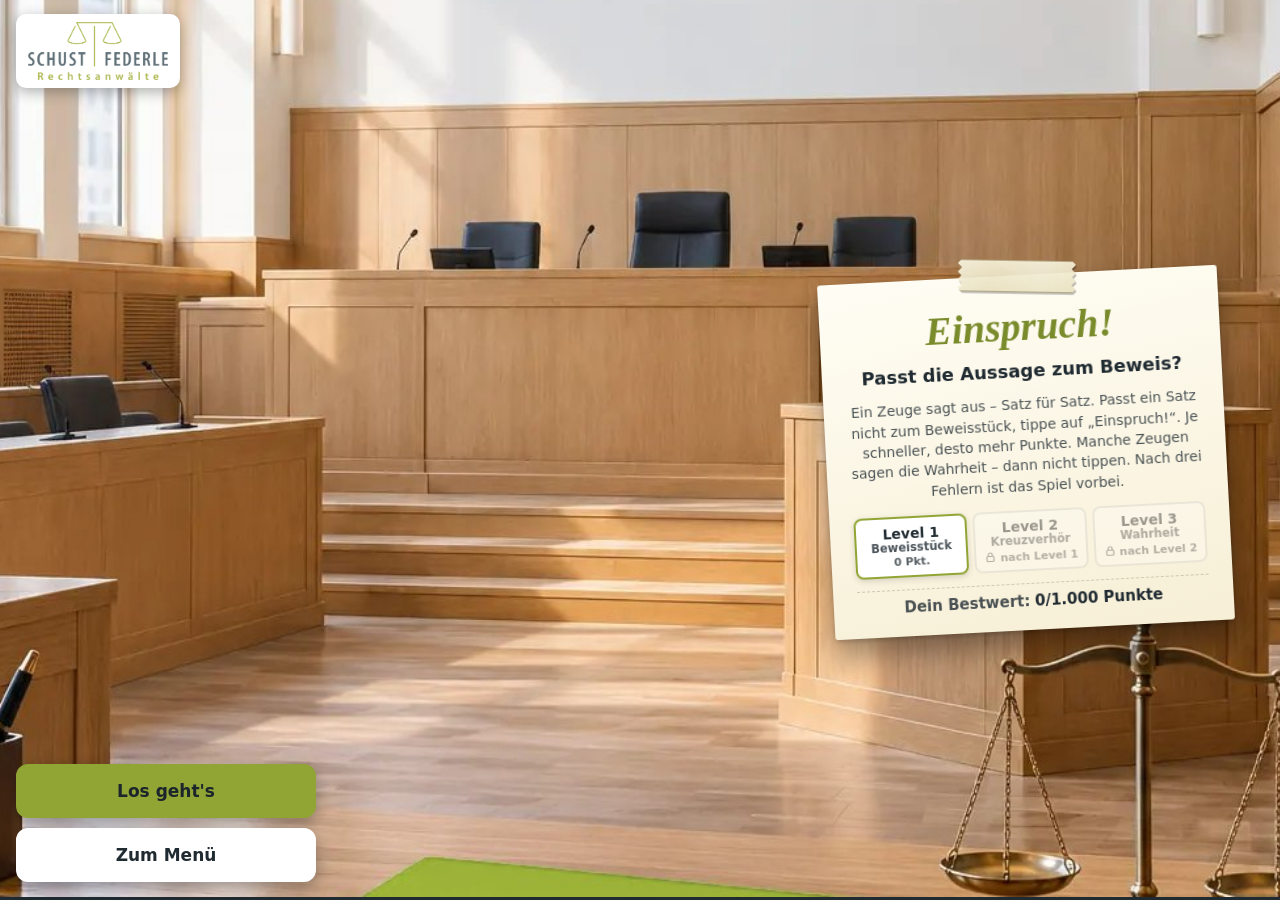
<file: anwalt-einspruch/index.html>
<!doctype html>
<html lang="de">
<head>
<meta charset="utf-8">
<meta name="viewport" content="width=device-width, initial-scale=1, viewport-fit=cover">
<meta name="theme-color" content="#91a534">
<title>Einspruch!</title>
<link rel="stylesheet" href="rahmen.css">
<!-- Hintergrund des Startbilds früh laden (wird in spiel.js umgefärbt) -->
<link rel="preload" as="image" href="bilder/saal.webp">
<link rel="icon" type="image/png" href="icons/favicon.png">
<link rel="apple-touch-icon" href="icons/apple-touch-icon.png">
</head>
<body>
<script src="kunde/kunde.js"></script>
<script src="rahmen.js"></script>
<script src="aussagen.js"></script>
<script src="spiel.js"></script>
<script>
// Service Worker (MZ, 22.10.2026): Sammlung als App installierbar, zuerst Netz – siehe sw.js
if ('serviceWorker' in navigator && location.protocol !== 'file:') navigator.serviceWorker.register('../sw.js').catch(() => {});
</script>
</body>
</html>
</file>
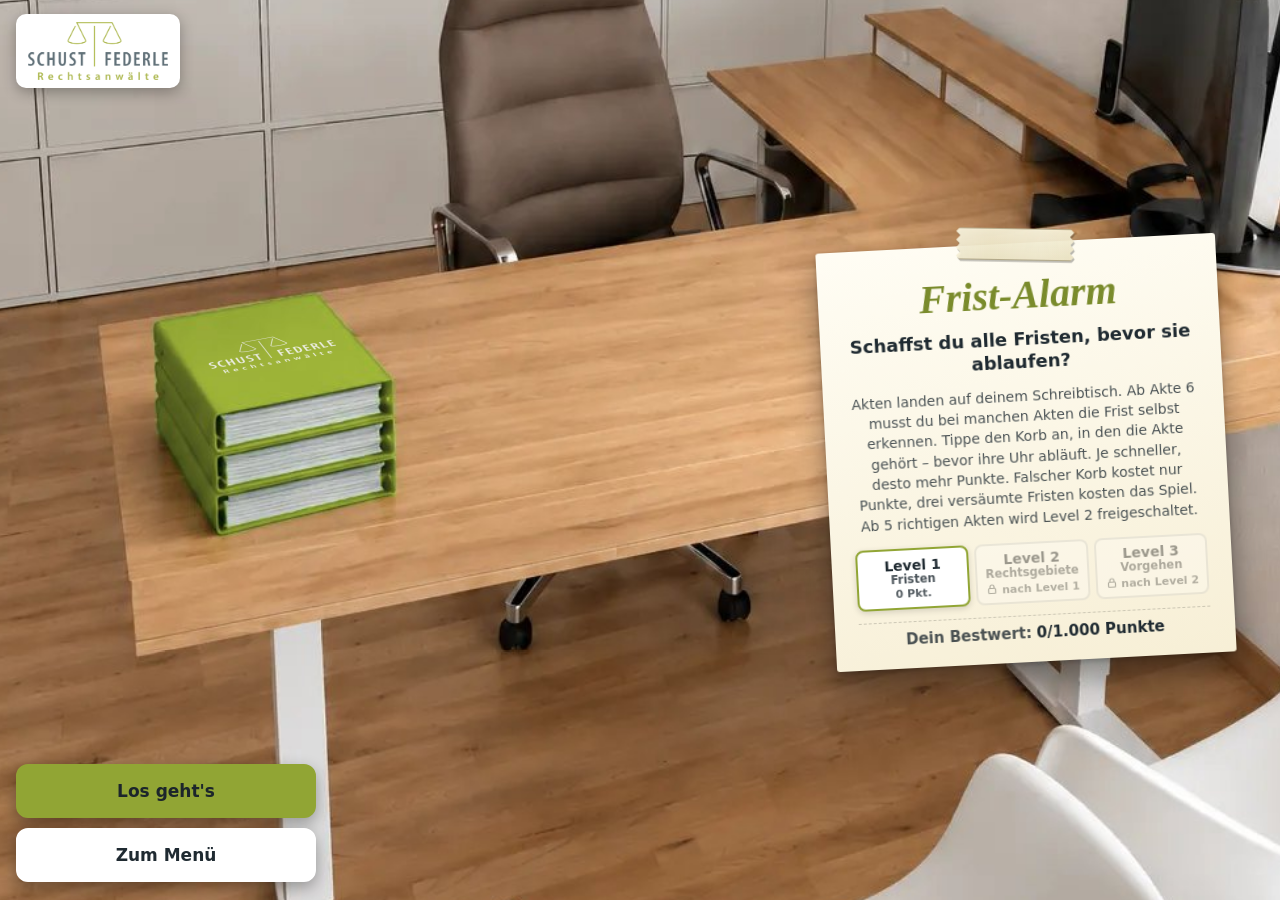
<file: anwalt-frist-alarm/index.html>
<!doctype html>
<html lang="de">
<head>
<meta charset="utf-8">
<meta name="viewport" content="width=device-width, initial-scale=1, viewport-fit=cover">
<meta name="theme-color" content="#91a534">
<title>Frist-Alarm</title>
<link rel="stylesheet" href="rahmen.css">
<!-- Hintergrund des Startbilds früh laden (wird in spiel.js umgefärbt) -->
<link rel="preload" as="image" href="bilder/start.webp">
<link rel="icon" type="image/png" href="icons/favicon.png">
<link rel="apple-touch-icon" href="icons/apple-touch-icon.png">
</head>
<body>
<script src="kunde/kunde.js"></script>
<script src="rahmen.js"></script>
<script src="erklaerungen.js"></script>
<script src="spiel.js"></script>
<script>
// Service Worker (MZ, 22.10.2026): Sammlung als App installierbar, zuerst Netz – siehe sw.js
if ('serviceWorker' in navigator && location.protocol !== 'file:') navigator.serviceWorker.register('../sw.js').catch(() => {});
</script>
</body>
</html>
</file>
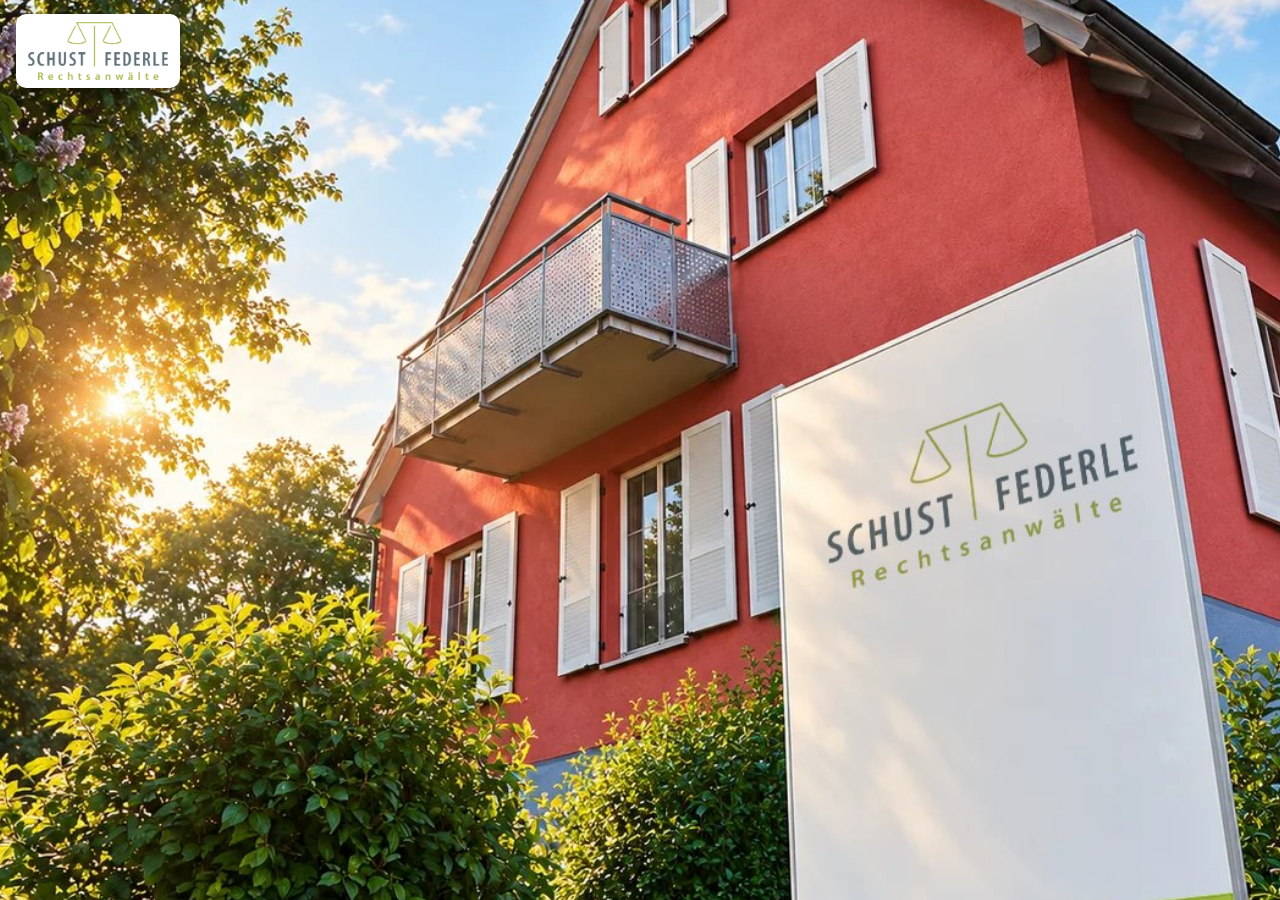
<file: anwalt-stempeluhr/index.html>
<!doctype html>
<html lang="de">
<head>
<meta charset="utf-8">
<meta name="viewport" content="width=device-width, initial-scale=1, viewport-fit=cover">
<meta name="theme-color" content="#91a534">
<title>Stempeluhr</title>
<link rel="stylesheet" href="rahmen.css">
<!-- Hintergrund des Startbilds früh laden (wird in spiel.js umgefärbt) -->
<link rel="preload" as="image" href="bilder/haus-morgen.webp">
<link rel="icon" type="image/png" href="icons/favicon.png">
<link rel="apple-touch-icon" href="icons/apple-touch-icon.png">
</head>
<body>
<script src="kunde/kunde.js"></script>
<script src="rahmen.js"></script>
<script src="daten.js"></script>
<script src="spiel.js"></script>
<script>
// Service Worker (MZ, 22.10.2026): Sammlung als App installierbar, zuerst Netz – siehe sw.js
if ('serviceWorker' in navigator && location.protocol !== 'file:') navigator.serviceWorker.register('../sw.js').catch(() => {});
</script>
</body>
</html>
</file>
<file: anwalt-einspruch/rahmen.css>
/* Rahmen für alle Mini-Games: Spielfläche, Anzeige oben, Start- und Endbild.
   Die Farben setzt rahmen.js aus kunde/kunde.js. */
* { box-sizing: border-box; }
html, body {
  margin: 0; height: 100%; overflow: hidden;
  background: var(--dunkel, #151922); color: var(--hell, #fff);
  font-family: system-ui, -apple-system, "Segoe UI", Roboto, Arial, sans-serif;
  -webkit-tap-highlight-color: transparent; user-select: none; -webkit-user-select: none;
}
canvas#feld { position: fixed; inset: 0; width: 100%; height: 100%; display: block; touch-action: none; }

/* ---------- Anzeige oben ---------- */
#anzeige {
  position: fixed; left: 0; right: 0; top: 0; height: 48px; padding: 0 10px;
  display: flex; align-items: center; gap: 10px; pointer-events: none;
  font-weight: 700; font-size: 16px; text-shadow: 0 1px 3px rgba(0,0,0,.6);
}
#anzeige .links { flex: 1; white-space: nowrap; overflow: hidden; text-overflow: ellipsis; }
#anzeige .rechts { white-space: nowrap; font-variant-numeric: tabular-nums; }
#anzeige button, #anzeige a {
  pointer-events: auto; width: 36px; height: 36px; border-radius: 50%; border: 0;
  background: rgba(0,0,0,.35); color: #fff; font-size: 17px; cursor: pointer; padding: 0;
  display: grid; place-items: center; flex: none;
}
#anzeige button svg, #anzeige a svg { width: 20px; height: 20px; fill: none; stroke: currentColor; stroke-width: 2; stroke-linecap: round; stroke-linejoin: round; }
/* Zettel-Stil („Akten & Action“, MZ 22.10.2026): Haus-Symbol als beschrifteter Knopf „⌂ Zum Menü“, unter 420 px „⌂ Menü“.
   Passt die Kopfzeile nicht in eine Zeile (rahmen.js setzt dann die Klasse eng), stehen Spielstand und Punkte ordentlich
   zweizeilig übereinander, damit nichts überläuft oder umbricht. */
.stil-zettel #anzeige #heimKnopf { width: auto; border-radius: 18px; padding: 0 13px 0 9px; display: flex; align-items: center; gap: 6px;
  font-size: 14px; font-weight: 800; white-space: nowrap; text-shadow: none; text-decoration: none; }
.stil-zettel #heimKnopf .kurz { display: none; }
@media (max-width: 419px) {
  .stil-zettel #heimKnopf .lang { display: none; }
  .stil-zettel #heimKnopf .kurz { display: inline; }
  .stil-zettel #anzeige #heimKnopf { padding: 0 10px 0 8px; gap: 4px; }
}
@media all {
  .stil-zettel #anzeige.eng { display: grid; grid-template-columns: auto 1fr auto auto; grid-template-rows: 1fr 1fr; column-gap: 8px; row-gap: 0;
    align-items: center; font-size: 14.5px; line-height: 1.1; }
  .stil-zettel #anzeige.eng #heimKnopf, .stil-zettel #anzeige.eng button { grid-row: 1 / 3; }
  .stil-zettel #anzeige.eng #heimKnopf { grid-column: 1; }
  .stil-zettel #anzeige.eng .links { grid-column: 2; grid-row: 1; align-self: end; }
  .stil-zettel #anzeige.eng .rechts { grid-column: 2; grid-row: 2; align-self: start; }
  .stil-zettel #anzeige.eng #tonKnopf { grid-column: 3; }
  .stil-zettel #anzeige.eng #vollKnopf { grid-column: 4; }
  .stil-zettel #anzeige.eng #vollKnopf[hidden] { display: none; }
}

/* ---------- Start- und Endbild ---------- */
.schirm {
  position: fixed; inset: 0; display: flex; align-items: center; justify-content: center;
  padding: 16px; overflow-y: auto; background: rgba(0,0,0,.55);
  -webkit-backdrop-filter: blur(3px); backdrop-filter: blur(3px);
}
.schirm[hidden] { display: none; }
.karte {
  width: 100%; max-width: 400px; margin: auto; padding: 22px 22px 20px; text-align: center;
  background: var(--dunkel); border: 2px solid var(--haupt); border-radius: 18px;
  box-shadow: 0 10px 40px rgba(0,0,0,.5);
}
.karte .logo { display: block; max-width: 70%; max-height: 72px; margin: 0 auto 14px; object-fit: contain; }
.karte h1 { margin: 0 0 4px; font-size: clamp(24px, 7vw, 32px); line-height: 1.1; }
.karte .unter { margin: 0 0 12px; font-size: 16px; opacity: .85; }
.karte .anleitung { margin: 0 0 16px; font-size: 14px; line-height: 1.4; opacity: .75; }
.karte .wert { margin: 6px 0 2px; font-size: clamp(34px, 11vw, 48px); font-weight: 800; color: var(--akzent); font-variant-numeric: tabular-nums; }
.karte .wert small { font-size: .45em; font-weight: 800; margin-left: 4px; }
/* statt der Zahl ein kurzer Text (Rahmen.ende(..., { wert: '…' })) */
.karte .wert.bilanz { font-size: clamp(17px, 4.8vw, 21px); line-height: 1.3; margin: 10px 0 12px; white-space: pre-line; }
/* optionales Bild im Endbild (Rahmen.ende(..., { bild })) – auf flachen Bildschirmen weggelassen */
.karte .bild { display: block; width: 100%; height: clamp(110px, 24vh, 210px); margin: 0 0 12px; object-fit: cover; border-radius: 12px; }
.karte .bild[hidden] { display: none; }
/* gemessene Zeit als Plakette unter den Punkten */
.karte .zeit {
  display: inline-flex; align-items: center; gap: 7px; margin: 6px 0 12px; padding: 5px 14px;
  border: 1.5px solid rgba(255,255,255,.35); border-radius: 999px; font-size: 16px; font-weight: 700;
  font-variant-numeric: tabular-nums;
}
.karte .zeit[hidden] { display: none; }
.karte .zeit svg { width: 17px; height: 17px; fill: none; stroke: currentColor; stroke-width: 2.2; stroke-linecap: round; }
.karte .bestwert { margin: 0 0 14px; font-size: 14px; opacity: .75; }
.karte .bestwert.neu { opacity: 1; color: var(--akzent); font-weight: 700; }
.karte .text { margin: 0 0 16px; font-size: 15px; line-height: 1.4; }
/* Spielname (Startbild) und Bewertung (Endbild, „Profi-Mechaniker!“) als schräges Band über der oberen Kante */
#startSchirm, #endSchirm { padding-top: 36px; padding-bottom: 36px; }   /* Platz für das Band, falls die Karte höher als der Bildschirm ist */
#startSchirm .karte, #endSchirm .karte { position: relative; padding-top: 30px; }
#startSchirm .titel, #endSchirm .ueberschrift {
  position: absolute; left: 50%; top: -17px; transform: translateX(-50%) rotate(-3deg);
  max-width: 92%; margin: 0; padding: 6px 18px; border-radius: 6px;
  background: var(--haupt); color: var(--haupt-text); font-size: 19px; font-weight: 900; line-height: 1.2;
  box-shadow: 0 4px 10px rgba(0,0,0,.45); white-space: nowrap; overflow: hidden; text-overflow: ellipsis;
}
#startSchirm .titel { top: -19px; font-size: 22px; }
#startSchirm .karte { padding-top: 54px; }
#startSchirm .karte .logo { margin-bottom: 22px; }
/* Endbild: Auswertung, eine Zeile je Runde mit Balken */
.karte .auswertung { margin: 0 0 16px; padding: 10px 12px; border-radius: 14px; background: rgba(255,255,255,.07); text-align: left; }
.karte .auswertung[hidden] { display: none; }
.auswertung .kopf:empty { display: none; }
.auswertung .kopf { margin: 0 0 6px; font-size: 11px; font-weight: 800; letter-spacing: 1.5px; text-transform: uppercase; opacity: .6; text-align: center; }
.auswertung .zeile { display: grid; grid-template-columns: 1fr 70px auto; align-items: center; gap: 10px; padding: 4px 0; font-size: 13px; }
.auswertung .zeile + .zeile { border-top: 1px solid rgba(255,255,255,.08); }
.auswertung .name { opacity: .85; white-space: nowrap; overflow: hidden; text-overflow: ellipsis; }
.auswertung .name small { opacity: .7; }
.auswertung .balken { height: 6px; border-radius: 3px; background: rgba(255,255,255,.12); overflow: hidden; }
.auswertung .balken i { display: block; height: 100%; border-radius: 3px; background: var(--akzent); }
.auswertung .zahl { min-width: 64px; font-weight: 800; font-variant-numeric: tabular-nums; text-align: right; }
.auswertung .zahl small { font-weight: 600; opacity: .6; }
.auswertung .zeile.schlecht .balken i { background: #ff6b6b; }
.auswertung .zeile.schlecht .zahl { color: #ff6b6b; }
.auswertung .zeile.offen { opacity: .4; }

/* Startbild: Frage als Sprechblase, Bestwert als Tafel */
#startSchirm .unter {
  position: relative; display: inline-block; margin: 0 0 20px; padding: 10px clamp(12px, 4.5vw, 18px);
  background: #fff; color: #111; border-radius: 14px; font-size: clamp(15px, 4.8vw, 18px);   /* auf schmalen Handys kleiner, damit einzeilig */ font-weight: 800; line-height: 1.25; opacity: 1;
}
#startSchirm .unter:empty { display: none; }
#startSchirm .unter::after {
  content: ""; position: absolute; left: 50%; bottom: -9px; margin-left: -9px;
  border: 9px solid transparent; border-bottom: 0; border-top-color: #fff;
}
.besttafel { margin: 0 0 14px; padding: 10px 12px; border-radius: 14px; background: rgba(255,255,255,.07); }
.besttafel[hidden] { display: none; }
.besttafel .name { font-size: 11px; font-weight: 800; letter-spacing: 1.5px; text-transform: uppercase; opacity: .6; }
.besttafel .zahl { margin-top: 2px; font-size: 30px; font-weight: 800; line-height: 1.1; color: var(--akzent); font-variant-numeric: tabular-nums; }
.besttafel .zahl small { font-size: .5em; color: var(--hell); opacity: .7; margin-left: 2px; }
.karte .quellen { margin: 12px 0 0; font-size: 11px; line-height: 1.35; opacity: .5; }
.karte .quellen:empty { display: none; }
.knopf {
  display: block; width: 100%; margin: 8px 0 0; padding: 13px 16px; border-radius: 12px;
  border: 2px solid var(--haupt); background: var(--haupt); color: var(--haupt-text);
  font: inherit; font-size: 17px; font-weight: 700; text-decoration: none; cursor: pointer;
}
.knopf.zweit { background: transparent; color: var(--hell); }

/* ---------- Animationen (dezent) ---------- */
/* Start- und Endbild: Logo springt herein und schwebt leicht, der Rest gleitet nacheinander hoch */
@keyframes einGleiten { from { opacity: 0; transform: translateY(14px); } }
@keyframes logoRein {
  0% { opacity: 0; transform: scale(.7) rotate(-4deg); }
  60% { opacity: 1; transform: scale(1.06) rotate(1deg); }
  100% { transform: none; }
}
@keyframes atmen { 50% { transform: scale(1.035); } }
@keyframes glanz { from { left: -60%; } to { left: 130%; } }
@keyframes bandRein {
  0% { opacity: 0; transform: translateX(-50%) rotate(-14deg) scale(1.7); }
  70% { opacity: 1; transform: translateX(-50%) rotate(-1deg) scale(.95); }
  100% { transform: translateX(-50%) rotate(-3deg); }
}
/* danach pulsiert das Band dauerhaft: wird etwas größer, wippt leicht und leuchtet (wie die gelbe Fläche im Menü) */
@keyframes bandPuls {
  0%, 100% { transform: translateX(-50%) rotate(-3deg) scale(1); box-shadow: 0 4px 10px rgba(0,0,0,.45); }
  50% { transform: translateX(-50%) rotate(-1deg) scale(1.08); box-shadow: 0 4px 10px rgba(0,0,0,.45), 0 0 24px 3px color-mix(in srgb, var(--haupt) 55%, transparent); }
}
.schirm:not([hidden]) .karte { animation: einGleiten .35s ease-out both; }
.schirm:not([hidden]) .karte > :not(.logo):not(.ueberschrift):not(.titel) { animation: einGleiten .45s ease-out both; }
.schirm:not([hidden]) .karte > :nth-child(2) { animation-delay: .12s; }
.schirm:not([hidden]) .karte > :nth-child(3) { animation-delay: .19s; }
.schirm:not([hidden]) .karte > :nth-child(4) { animation-delay: .26s; }
.schirm:not([hidden]) .karte > :nth-child(5) { animation-delay: .33s; }
.schirm:not([hidden]) .karte > :nth-child(6) { animation-delay: .40s; }
.schirm:not([hidden]) .karte > :nth-child(7) { animation-delay: .47s; }
.schirm:not([hidden]) .karte > :nth-child(n+8) { animation-delay: .54s; }
.schirm:not([hidden]) .karte .logo { animation: logoRein .7s cubic-bezier(.2,.9,.3,1.3) both; }
#startSchirm:not([hidden]) .titel, #endSchirm:not([hidden]) .ueberschrift {
  animation: bandRein .6s .25s cubic-bezier(.2,.9,.3,1.2) both, bandPuls 2.2s 1s ease-in-out infinite;
}

/* Knöpfe: heben sich beim Überfahren, geben beim Drücken nach; der Hauptknopf „atmet“ und glänzt */
.knopf { position: relative; overflow: hidden; transition: transform .15s, box-shadow .15s, background-color .15s; }
.knopf:hover { transform: translateY(-2px); box-shadow: 0 6px 16px rgba(0,0,0,.35); }
.knopf.zweit:hover { background: rgba(255,255,255,.06); }
.knopf:active { transform: scale(.97); box-shadow: none; }
.schirm:not([hidden]) .knopf:not(.zweit) { animation: einGleiten .45s .4s ease-out both, atmen 2.4s 1.2s ease-in-out infinite; }
.knopf:not(.zweit)::after {
  content: ""; position: absolute; top: 0; bottom: 0; width: 40%; left: -60%; pointer-events: none;
  background: linear-gradient(100deg, transparent, rgba(255,255,255,.55), transparent);
  animation: glanz 3.2s 1.5s ease-in-out infinite;
}
#anzeige button, #anzeige a { transition: transform .15s, background-color .15s; }
#anzeige button:hover, #anzeige a:hover { transform: scale(1.1); background: rgba(0,0,0,.5); }
#anzeige button:active, #anzeige a:active { transform: scale(.92); }

/* Wer weniger Bewegung eingestellt hat, bekommt keine Animationen */
@media (prefers-reduced-motion: reduce) {
  *, *::before, *::after { animation: none !important; transition: none !important; }
  /* Zettel-Stil: Zettel und Knöpfe nur kurz einblenden (keine Bildpause, kein Zoom) */
  .stil-zettel .schirm:not([hidden]) .zettel, .stil-zettel .schirm:not([hidden]) .knoepfe { animation: einblenden .25s ease-out both !important; }
}

/* Hohe Bildschirme (Handy hochkant): Karte höher, mehr Luft zwischen den Teilen */
@media (min-height: 680px) {
  .karte { padding: 34px 24px 30px; }
  .karte .logo { margin-bottom: 26px; }
  #startSchirm .karte .logo { margin-bottom: 34px; }
  .karte h1 { margin-bottom: 8px; }
  .karte .unter { margin-bottom: 22px; }
  .karte .anleitung { margin-bottom: 30px; line-height: 1.5; }
  .karte .text { margin-bottom: 16px; }
  .karte .bestwert { margin-bottom: 24px; }
  #startSchirm .unter { margin-bottom: 24px; }
  .besttafel { margin-bottom: 24px; }
  .knopf { margin-top: 14px; padding: 15px 16px; }
}

/* Kleine Fenster (z. B. flach eingebettet): alles kompakter */
@media (max-height: 520px) {
  .karte { padding: 14px 18px; }
  .karte .logo { max-height: 44px; margin-bottom: 8px; }
  #startSchirm .karte { padding-top: 34px; }
  #startSchirm .karte .logo { margin-bottom: 10px; }
  .karte .unter, #startSchirm .unter { margin-bottom: 8px; }
  #startSchirm .unter { padding: 6px 14px; font-size: 15px; }
  .besttafel { margin-bottom: 8px; padding: 6px 10px; }
  .besttafel .zahl { font-size: 22px; }
  .karte .anleitung { margin-bottom: 10px; }
  .karte .wert { font-size: 32px; }
  .karte .wert.bilanz { font-size: 17px; margin: 4px 0 6px; }
  .karte .bild { display: none; }
  .knopf { padding: 9px 14px; font-size: 15px; }
  .karte .auswertung { margin-bottom: 8px; padding: 6px 10px; }
  .auswertung .zeile { padding: 1px 0; font-size: 12px; }
}

/* ---------- Stil „Notizzettel“ (kunde.js: stil: 'zettel' – Sammlung „Akten & Action“, MZ 20.10.2026) ----------
   Gemaltes Bild bildschirmfüllend, Logo auf eigenem weißen Schild oben links, Texte auf einem schrägen Zettel
   mit Klebestreifen, Knöpfe unten. Ohne stil gelten nur die Regeln oben (Autohaus unverändert). */
.stil-zettel .schirm {
  display: grid; grid-template: "logo" auto "zettel" auto "." 1fr "knoepfe" auto / 100%;   /* Zettel oben (ruhige Bildfläche), Bildmitte frei */
  justify-items: center; align-items: center;
  background: var(--dunkel); -webkit-backdrop-filter: none; backdrop-filter: none; overflow: hidden auto;
}
.stil-zettel .schirm[hidden] { display: none; }
.stil-zettel #startSchirm, .stil-zettel #endSchirm { padding: 14px 16px calc(18px + env(safe-area-inset-bottom)); }
.stil-zettel .hintergrund { position: fixed; inset: 0; width: 100%; height: 100%; object-fit: cover; object-position: 50% 45%; z-index: -1; }
.stil-zettel .hintergrund[hidden] { display: none; }
/* Logo auf Mappen im Bild (rahmen.js: bildFlaechen): eigene Ebene über dem Bild, gleicher Ausschnitt und gleiche Kamerafahrt */
.stil-zettel .logoebene { position: fixed; inset: 0; z-index: -1; pointer-events: none; overflow: hidden; }
.stil-zettel .logoebene canvas { position: absolute; display: block; }
.stil-zettel .logoschild {
  grid-area: logo; justify-self: start; padding: 8px 12px; border-radius: 10px; background: #fff;
  box-shadow: 0 4px 14px rgba(0,0,0,.3);
}
.stil-zettel .logoschild .logo { display: block; width: clamp(96px, 28vw, 140px); height: auto; }
.stil-zettel .zettel {
  grid-area: zettel; position: relative; width: min(100%, 350px); margin: 26px 0 22px; padding: 30px 24px 20px;
  background: linear-gradient(170deg, #fffdf4, #f7efd6); color: var(--dunkel); text-align: center; border-radius: 3px;
  box-shadow: 0 16px 30px rgba(0,0,0,.38), 0 2px 5px rgba(0,0,0,.2); transform: rotate(-3deg);
}
/* Klebestreifen oben */
.stil-zettel .zettel::before {
  content: ""; position: absolute; top: -14px; left: 50%; width: 112px; height: 30px; margin-left: -56px;
  background: rgba(255,255,255,.6); border: 1px solid rgba(0,0,0,.05); box-shadow: 0 1px 3px rgba(0,0,0,.18);
  transform: rotate(4deg);
}
.stil-zettel #startSchirm .titel, .stil-zettel #endSchirm .ueberschrift {
  position: static; transform: none; max-width: none; margin: 0 0 10px; padding: 0; border-radius: 0;
  background: none; box-shadow: none; color: var(--dunkel); white-space: normal; overflow: visible;
  font-family: Georgia, "Times New Roman", Times, serif; font-style: italic; font-weight: 700;
  font-size: clamp(30px, 9vw, 40px); line-height: 1.1; animation: none;
}
.stil-zettel #startSchirm .unter {
  display: block; margin: 0 0 12px; padding: 0; background: none; color: var(--dunkel); border-radius: 0;
  font-size: clamp(16px, 4.6vw, 18px); font-weight: 800; line-height: 1.3;
}
.stil-zettel #startSchirm .unter::after { content: none; }
.stil-zettel .anleitung { margin: 0 0 14px; font-size: 14px; line-height: 1.45; opacity: .8; }
.stil-zettel .besttafel { margin: 0; padding: 8px 0 0; border-top: 1.5px dashed rgba(0,0,0,.18); border-radius: 0; background: none; font-size: 15px; }
.stil-zettel .besttafel .name { display: inline; font-size: inherit; letter-spacing: 0; text-transform: none; font-weight: 600; opacity: .8; }
.stil-zettel .besttafel .zahl { display: inline; margin: 0; font-size: inherit; font-weight: 800; color: var(--dunkel); }
.stil-zettel .besttafel .zahl small { font-size: inherit; color: inherit; opacity: 1; margin: 0; }
.stil-zettel .quellen { margin: 10px 0 0; font-size: 10px; opacity: .55; }
.stil-zettel .quellen:empty { display: none; }
.stil-zettel .wert { margin: 2px 0 2px; font-size: clamp(56px, 17vw, 74px); font-weight: 800; line-height: 1; color: var(--dunkel); font-variant-numeric: tabular-nums; }
.stil-zettel .wert.bilanz { margin: 4px 0 6px; font-size: clamp(17px, 4.8vw, 20px); font-weight: 800; line-height: 1.35; white-space: pre-line; }
.stil-zettel .vonzeile { margin: 0 0 12px; font-size: 15px; font-weight: 600; opacity: .8; }
.stil-zettel .vonzeile:empty { display: none; }
.stil-zettel .zettel .text { margin: 0 0 8px; font-family: Georgia, "Times New Roman", Times, serif; font-style: italic; font-size: 15px; opacity: .75; }
.stil-zettel .zettel .text:empty { display: none; }
.stil-zettel .zettel .bestwert { margin: 0; padding-top: 8px; border-top: 1.5px dashed rgba(0,0,0,.18); font-size: 13px; opacity: .75; }
.stil-zettel .zettel .bestwert.neu { opacity: 1; font-weight: 800; }
.stil-zettel .zettel .bild, .stil-zettel .zettel .zeit { display: none; }
.stil-zettel .knoepfe { grid-area: knoepfe; width: min(100%, 360px); display: flex; flex-direction: column; gap: 10px; }
.stil-zettel .knoepfe .knopf { margin: 0; text-align: center; box-shadow: 0 6px 16px rgba(0,0,0,.32); }
.stil-zettel .knoepfe .knopf[hidden] { display: none; }
.stil-zettel .knoepfe .knopf.zweit { background: #fff; color: var(--dunkel); border-color: #fff; }
.stil-zettel .knoepfe .knopf.zweit:hover { background: #f1f1f1; }
/* Auftritt: Zettel wird aufgeklebt, Klebestreifen kommt danach */
@keyframes aufkleben {
  0% { opacity: 0; transform: translateY(-36px) rotate(-10deg) scale(1.08); }
  60% { opacity: 1; transform: translateY(4px) rotate(-2deg) scale(.99); }
  100% { transform: rotate(-3deg); }
}
@keyframes klebeband { from { opacity: 0; transform: rotate(4deg) scaleX(.3); } }
@keyframes einblenden { from { opacity: 0; } }
.stil-zettel .schirm:not([hidden]) .hintergrund, .stil-zettel .schirm:not([hidden]) .logoebene { animation: einblenden .5s ease-out both; }
.stil-zettel .schirm:not([hidden]) .logoschild { animation: einGleiten .4s .05s ease-out both; }
.stil-zettel .schirm:not([hidden]) .zettel { animation: aufkleben .6s .15s cubic-bezier(.2,.9,.3,1.2) both; }
.stil-zettel .schirm:not([hidden]) .zettel::before { animation: klebeband .3s .7s ease-out both; }
.stil-zettel .schirm:not([hidden]) .knopf.zweit { animation: einGleiten .45s .5s ease-out both; }
/* Querformat: Logo und Knöpfe links, Zettel rechts – die Bildmitte bleibt frei */
@media (orientation: landscape) and (min-width: 600px) {
  .stil-zettel .schirm { grid-template: "logo zettel" auto ". zettel" 1fr "knoepfe zettel" auto / minmax(220px, 300px) 1fr; justify-items: start; }
  .stil-zettel .zettel { justify-self: end; width: min(360px, 46vw); margin: 18px 3vw 10px 0; }
  .stil-zettel .knoepfe { width: 100%; }
}
/* Flache Fenster (Handy quer, flach eingebettet): enger */
@media (max-height: 520px) {
  .stil-zettel #startSchirm, .stil-zettel #endSchirm { padding: 10px 14px 12px; }
  .stil-zettel .logoschild { padding: 6px 10px; }
  .stil-zettel .logoschild .logo { width: 96px; }
  .stil-zettel .zettel { padding: 20px 18px 12px; }
  .stil-zettel #startSchirm .titel, .stil-zettel #endSchirm .ueberschrift { font-size: 28px; margin-bottom: 6px; }
  .stil-zettel #startSchirm .unter { font-size: 15px; margin-bottom: 8px; }
  .stil-zettel .anleitung { font-size: 12.5px; margin-bottom: 8px; line-height: 1.35; }
  .stil-zettel .wert { font-size: 46px; }
  .stil-zettel .vonzeile { margin-bottom: 6px; font-size: 14px; }
  .stil-zettel .knoepfe { gap: 8px; }
}
/* Zettel-Stil ruhig: Hauptknopf glänzt, „atmet“ aber nicht (kein Pulsieren, MZ 20.10.2026) */
.stil-zettel .schirm:not([hidden]) .knopf:not(.zweit) { animation: einGleiten .45s .4s ease-out both; }
/* kleine Zusatzzeile unter Punkten/Zeit (Rahmen.ende(..., { zeile })), z. B. Fristen-Bilanz beim Sieger */
.stil-zettel .bilanzzeile { margin: -6px 0 12px; font-size: 13px; line-height: 1.35; opacity: .75; }
.stil-zettel .bilanzzeile:empty { display: none; }
/* Querformat ab 500px Breite: Zettel rechts (auch kleine Handys quer, z. B. 568×320) */
@media (orientation: landscape) and (min-width: 500px) {
  .stil-zettel .schirm { grid-template: "logo zettel" auto ". zettel" 1fr "knoepfe zettel" auto / minmax(190px, 300px) 1fr; justify-items: start; }
  .stil-zettel .zettel { justify-self: end; width: min(400px, 54vw); margin: 18px 3vw 10px 12px; }
  .stil-zettel .knoepfe { width: 100%; }
}
/* Sehr niedrige Fenster (Handy quer, ≤ 400px hoch): Zettel und Knöpfe kompakt, damit alles ohne Scrollen passt */
@media (max-height: 400px) {
  .stil-zettel #startSchirm, .stil-zettel #endSchirm { padding: 8px 12px 10px; }
  .stil-zettel .logoschild { padding: 5px 8px; }
  .stil-zettel .logoschild .logo { width: 84px; }
  .stil-zettel .zettel { padding: 16px 14px 8px; margin: 12px 2vw 6px 10px; }
  .stil-zettel .zettel::before { top: -11px; width: 84px; height: 22px; margin-left: -42px; }
  .stil-zettel #startSchirm .titel, .stil-zettel #endSchirm .ueberschrift { font-size: 24px; margin-bottom: 4px; }
  .stil-zettel #startSchirm .unter { font-size: 14px; margin-bottom: 5px; }
  .stil-zettel .anleitung { font-size: 11.5px; line-height: 1.3; margin-bottom: 6px; }
  .stil-zettel .besttafel { padding-top: 5px; font-size: 13px; }
  .stil-zettel .wert { font-size: 40px; }
  .stil-zettel .wert.bilanz { font-size: 16px; }
  .stil-zettel .vonzeile { font-size: 13px; margin-bottom: 8px; }
  .stil-zettel .bilanzzeile { font-size: 12px; margin-bottom: 6px; }
  .stil-zettel .zettel .text { font-size: 13px; margin-bottom: 4px; }
  .stil-zettel .zettel .bestwert { padding-top: 4px; font-size: 12px; }
  .stil-zettel .knoepfe { gap: 6px; }
  .stil-zettel .knoepfe .knopf { padding: 8px 12px; font-size: 15px; }
}
/* Kleine Handys hochkant (z. B. 320×568): etwas enger, damit die Knöpfe ohne Scrollen passen */
@media (orientation: portrait) and (max-height: 620px) {
  .stil-zettel .zettel { margin: 18px 0 12px; padding: 24px 18px 14px; }
  .stil-zettel #startSchirm .titel, .stil-zettel #endSchirm .ueberschrift { font-size: 28px; margin-bottom: 6px; }
  .stil-zettel .wert { font-size: 48px; }
  .stil-zettel .knoepfe { gap: 8px; }
  .stil-zettel .knoepfe .knopf { padding: 11px 14px; }
}
/* Klebestreifen deutlicher (MZ, 21.10.2026): mattes, leicht gelbliches Klebeband mit feiner Randlinie,
   abgerissenen (gezackten) Enden und dezentem Schatten – auf heller und dunkler Fläche erkennbar */
.stil-zettel .zettel::before, .stil-zettel .zettel::after {
  --band: polygon(3% 0, 97% 0, 100% 12%, 96.5% 25%, 100% 38%, 97% 50%, 100% 63%, 96.5% 76%, 100% 88%, 97% 100%,
                  3% 100%, 0 88%, 3.5% 76%, 0 63%, 3% 50%, 0 38%, 3.5% 25%, 0 12%);
  content: ""; position: absolute; top: -15px; left: 50%; width: 118px; height: 32px; margin-left: -59px;
  border: 0; box-shadow: none; -webkit-clip-path: var(--band); clip-path: var(--band); transform: rotate(4deg);
}
.stil-zettel .zettel::before {
  z-index: 2;
  background:
    linear-gradient(180deg, rgba(110,98,62,.45) 0 1px, transparent 1px calc(100% - 1px), rgba(110,98,62,.45) calc(100% - 1px)),
    linear-gradient(90deg, rgba(255,255,255,.18), rgba(255,255,255,0) 30%, rgba(255,255,255,.12) 70%, rgba(255,255,255,0)),
    linear-gradient(180deg, rgba(251,246,220,.9), rgba(240,231,196,.88));
}
/* Schatten des Klebebands: gleiche Form, etwas versetzt und weich */
.stil-zettel .zettel::after {
  z-index: 1; margin-top: 2px; margin-left: -58px; background: rgba(0,0,0,.28); filter: blur(1.2px);
}
.stil-zettel .schirm:not([hidden]) .zettel::after { animation: klebeband .3s .7s ease-out both; }
@media (max-height: 400px) {
  .stil-zettel .zettel::before, .stil-zettel .zettel::after { top: -12px; width: 90px; height: 24px; margin-left: -45px; }
  .stil-zettel .zettel::after { margin-left: -44px; }
}
/* Endbild-Zettel: kleine Dachzeile über der Bewertung und hervorgehobener Hinweis (z. B. Level freigeschaltet) */
.stil-zettel .dachzeile { margin: 0 0 4px; font-size: 12px; font-weight: 800; letter-spacing: 1px; text-transform: uppercase; opacity: .6; }
.stil-zettel .dachzeile:empty, .stil-zettel .hinweis:empty { display: none; }
.stil-zettel .hinweis {
  display: inline-block; margin: 0 0 12px; padding: 5px 12px; border-radius: 999px;
  background: var(--haupt); color: var(--haupt-text); font-size: 14px; font-weight: 800;
}
@media (max-height: 400px) { .stil-zettel .hinweis { margin-bottom: 6px; padding: 3px 10px; font-size: 12.5px; } }
/* Spielname auf dem Zettel in der Markenfarbe (abgedunkelt für genug Kontrast, berechnet in rahmen.js) */
.stil-zettel #startSchirm .titel { color: var(--titel-farbe, var(--dunkel)); }
/* Bewertung im Endbild in derselben Markenfarbe wie der Spielname im Startbild (MZ, 22.10.2026) */
.stil-zettel #endSchirm .ueberschrift { color: var(--titel-farbe, var(--dunkel)); }
/* Bildpause (MZ, 23.10.2026; rahmen.js: bildpause): zuerst nur das gestaltete Bild mit langsamer Kamerafahrt, dann legt sich
   der Zettel hinein, die Knöpfe kommen mit. Unsichtbar statt ausgeblendet, damit sich nichts verschiebt; Tippen überspringt. */
@keyframes kamerafahrt { from { transform: scale(1); } to { transform: scale(1.05); } }
.stil-zettel .schirm.fahrt:not([hidden]) .hintergrund, .stil-zettel .schirm.fahrt:not([hidden]) .logoebene { animation: einblenden .6s ease-out both, kamerafahrt 5s cubic-bezier(.3,.15,.35,1) both; }
/* nach der Fahrt ist der Zoom in die Logo-Zeichnung übernommen (scharf), die Ebene selbst bleibt unvergrößert */
.stil-zettel .schirm:not([hidden]) .logoebene.gebacken { animation: none; }
.stil-zettel .schirm.bildpause:not([hidden]) .zettel, .stil-zettel .schirm.bildpause:not([hidden]) .knoepfe { visibility: hidden; }
.stil-zettel .schirm.bildpause:not([hidden]) .zettel, .stil-zettel .schirm.bildpause:not([hidden]) .zettel::before,
.stil-zettel .schirm.bildpause:not([hidden]) .knoepfe .knopf { animation: none; }
.stil-zettel .schirm.bildpause { cursor: pointer; }
/* ---------- Stil „Prüfprotokoll“ (kunde.js: stil: 'protokoll' – Sammlung „entSPANNUNG“, MZ 23.10.2026) ----------
   Gestaltetes Bild bildschirmfüllend und abgedunkelt, Logo allein auf weißem Schild oben rechts, Texte auf einem Klemmbrett
   mit Klammer (Kopfzeile mit Linie in der Hausfarbe), im Endbild ein schräger Stempel, Humor-Figur am Rand, Knöpfe unten
   (Hauptknopf farben.knopf, zweiter Knopf weiß). Bildpause wie beim Zettel: zuerst nur das Bild, dann kommt das Klemmbrett.
   Alle Regeln hängen an .stil-protokoll – Autohaus und Zettel-Stil bleiben unverändert. */
.stil-protokoll body { font-family: "Titillium Web", "Segoe UI", system-ui, -apple-system, Roboto, Arial, sans-serif; }
.stil-protokoll #anzeige #heimKnopf { width: auto; border-radius: 18px; padding: 0 13px 0 9px; display: flex; align-items: center; gap: 6px;
  font-size: 14px; font-weight: 700; white-space: nowrap; text-shadow: none; text-decoration: none; }
.stil-protokoll #heimKnopf .kurz { display: none; }
@media (max-width: 419px) {
  .stil-protokoll #heimKnopf .lang { display: none; }
  .stil-protokoll #heimKnopf .kurz { display: inline; }
  .stil-protokoll #anzeige #heimKnopf { padding: 0 10px 0 8px; gap: 4px; }
}
.stil-protokoll #anzeige.eng { display: grid; grid-template-columns: auto 1fr auto auto; grid-template-rows: 1fr 1fr; column-gap: 8px; row-gap: 0;
  align-items: center; font-size: 14.5px; line-height: 1.1; }
.stil-protokoll #anzeige.eng #heimKnopf, .stil-protokoll #anzeige.eng button { grid-row: 1 / 3; }
.stil-protokoll #anzeige.eng #heimKnopf { grid-column: 1; }
.stil-protokoll #anzeige.eng .links { grid-column: 2; grid-row: 1; align-self: end; }
.stil-protokoll #anzeige.eng .rechts { grid-column: 2; grid-row: 2; align-self: start; }
.stil-protokoll #anzeige.eng #tonKnopf { grid-column: 3; }
.stil-protokoll #anzeige.eng #vollKnopf { grid-column: 4; }
.stil-protokoll #anzeige.eng #vollKnopf[hidden] { display: none; }

/* Aufbau: Logo-Schild oben rechts, Klemmbrett, freie Fläche mit Figur, Knöpfe unten */
.stil-protokoll .schirm {
  display: grid; grid-template: "logo" auto "blatt" auto "figur" minmax(0, 1fr) "knoepfe" auto / 100%;
  justify-items: center; align-items: center;
  background: var(--dunkel); -webkit-backdrop-filter: none; backdrop-filter: none; overflow: hidden auto;
}
.stil-protokoll .schirm[hidden] { display: none; }
.stil-protokoll #startSchirm, .stil-protokoll #endSchirm { padding: 12px 16px calc(16px + env(safe-area-inset-bottom)); }
.stil-protokoll .hintergrund { position: fixed; inset: 0; width: 100%; height: 100%; object-fit: cover; object-position: 50% 45%; z-index: -1; }
.stil-protokoll .hintergrund[hidden] { display: none; }
.stil-protokoll .logoebene { position: fixed; inset: 0; z-index: -1; pointer-events: none; overflow: hidden; }
.stil-protokoll .abdunkeln { position: fixed; inset: 0; z-index: -1; pointer-events: none; background: rgba(12,14,18,.42); transition: opacity .6s ease-out; }
.stil-protokoll .schirm.bildpause .abdunkeln { opacity: 0; }
/* Logo-Schild oben links (MZ, 23.10.2026; vorher rechts), Abstand zum Rand wie bisher, safe-area beachtet */
.stil-protokoll .logoschild {
  grid-area: logo; justify-self: start; margin-left: env(safe-area-inset-left, 0px); padding: 6px 10px; border-radius: 8px; background: #fff;
  box-shadow: 0 4px 14px rgba(0,0,0,.3);
}
.stil-protokoll .logoschild .logo { display: block; width: clamp(78px, 22vw, 112px); height: auto; }

/* Klemmbrett: graue Platte, darauf das weiße Blatt, oben die Klammer */
.stil-protokoll .blatt {
  grid-area: blatt; position: relative; width: min(100%, 370px); margin: 26px 0 14px; padding: 7px;
  border-radius: 12px; background: linear-gradient(160deg, #6a6a6a, #4d4d4d); box-shadow: 0 14px 30px rgba(0,0,0,.45), 0 2px 5px rgba(0,0,0,.25);
}
.stil-protokoll .klammer {
  position: absolute; z-index: 2; top: -15px; left: 50%; width: 112px; height: 36px; margin-left: -56px;
  border-radius: 7px 7px 12px 12px; background: linear-gradient(#a9a9a9, #747474 55%, #5c5c5c);
  box-shadow: 0 3px 6px rgba(0,0,0,.35), inset 0 1px 0 rgba(255,255,255,.45);
}
.stil-protokoll .klammer::before {   /* Öse oben */
  content: ""; position: absolute; left: 50%; top: 6px; width: 30px; height: 9px; margin-left: -15px; border-radius: 5px;
  background: #3c3c3c; box-shadow: inset 0 2px 2px rgba(0,0,0,.5), 0 1px 0 rgba(255,255,255,.35);
}
.stil-protokoll .papier {
  position: relative; padding: 32px 18px 14px; border-radius: 4px; background: #fff; color: var(--dunkel); text-align: left;
  box-shadow: inset 0 0 0 1px rgba(0,0,0,.04);
}
.stil-protokoll .kopfzeile {
  display: flex; justify-content: space-between; gap: 10px; margin: 0 0 10px; padding-bottom: 4px;
  border-bottom: 2px solid var(--haupt); font-size: 10.5px; font-weight: 600; letter-spacing: .7px; text-transform: uppercase; color: #888;
}
.stil-protokoll #startSchirm .titel, .stil-protokoll #endSchirm .ueberschrift {
  position: static; transform: none; max-width: none; margin: 0; padding: 0; border-radius: 0; background: none; box-shadow: none;
  white-space: normal; overflow: visible; animation: none; color: var(--titel-farbe, #575757);
}
.stil-protokoll #startSchirm .titel { font-size: clamp(28px, 8.4vw, 34px); font-weight: 700; line-height: 1.05; }
.stil-protokoll #startSchirm .unter {
  display: block; margin: 6px 0 10px; padding: 0; background: none; border-radius: 0; color: var(--dunkel);
  font-size: clamp(15.5px, 4.4vw, 17px); font-weight: 700; line-height: 1.3;
}
.stil-protokoll #startSchirm .unter::after { content: none; }
.stil-protokoll .anleitung { margin: 0 0 12px; font-size: 13.5px; line-height: 1.42; color: #555; opacity: 1; }
/* Zeilen des Protokolls: Bezeichnung links, Wert rechts, gepunktete Linie */
.stil-protokoll .besttafel, .stil-protokoll .feld, .stil-protokoll .papier .bestwert {
  display: flex; justify-content: space-between; align-items: baseline; gap: 10px; margin: 0; padding: 5px 0;
  border-radius: 0; background: none; border-bottom: 1px dotted #bbb; font-size: 13.5px; color: #444; opacity: 1;
}
.stil-protokoll .besttafel[hidden] { display: none; }
.stil-protokoll .besttafel .name { font-size: inherit; letter-spacing: 0; text-transform: none; font-weight: 400; opacity: 1; }
.stil-protokoll .besttafel .zahl, .stil-protokoll .feld b, .stil-protokoll .papier .bestwert b {
  margin: 0; font-size: inherit; font-weight: 700; line-height: inherit; color: var(--dunkel); white-space: nowrap;
}
.stil-protokoll .besttafel .zahl small { font-size: inherit; color: inherit; opacity: 1; margin: 0; }
.stil-protokoll .papier .bestwert.neu { color: var(--dunkel); font-weight: 700; }
.stil-protokoll .papier .bestwert.neu b { background: linear-gradient(transparent 55%, color-mix(in srgb, var(--haupt) 70%, transparent) 55%); }
.stil-protokoll .quellen { margin: 8px 0 0; font-size: 10px; line-height: 1.35; color: #777; }
.stil-protokoll .quellen:empty { display: none; }
/* Endbild */
/* Bewertung und Stempel in einer Zeile (MZ, 23.10.2026): Stempel rechts neben der Bewertung, Kopfzeile und Punkte bleiben frei;
   lange Bewertungen brechen um, statt unter den Stempel zu laufen */
.stil-protokoll .bewertung { display: flex; align-items: center; justify-content: space-between; gap: 10px; min-height: 46px; }
.stil-protokoll #endSchirm .ueberschrift { flex: 1 1 auto; min-width: 0; font-size: clamp(21px, 6vw, 24px); font-weight: 700; line-height: 1.12; }
.stil-protokoll .papier .wert { margin: 6px 0 0; font-size: clamp(50px, 15vw, 60px); font-weight: 700; line-height: 1; color: var(--dunkel); font-variant-numeric: tabular-nums; }
.stil-protokoll .papier .wert small { margin-left: 6px; font-size: 16px; font-weight: 600; color: #888; }
.stil-protokoll .papier .wert.bilanz { font-size: 18px; line-height: 1.35; white-space: pre-line; }
.stil-protokoll .vonzeile, .stil-protokoll .bilanzzeile { margin: 4px 0 0; font-size: 13px; color: #666; }
.stil-protokoll .vonzeile:empty, .stil-protokoll .bilanzzeile:empty, .stil-protokoll .dachzeile:empty, .stil-protokoll .hinweis:empty { display: none; }
.stil-protokoll .dachzeile { margin: 0 0 2px; font-size: 11px; font-weight: 700; letter-spacing: .8px; text-transform: uppercase; color: #888; }
.stil-protokoll .hinweis { display: inline-block; margin: 6px 0 0; padding: 3px 10px; border-radius: 999px; background: var(--haupt); color: var(--haupt-text); font-size: 13px; font-weight: 700; }
.stil-protokoll .felder { margin-top: 10px; }
.stil-protokoll .felder:empty { margin-top: 6px; }
.stil-protokoll .papier .text { margin: 10px 0 2px; font-size: 13px; line-height: 1.4; color: #555; }
.stil-protokoll .papier .text:empty { display: none; }
.stil-protokoll .papier .bild, .stil-protokoll .papier .zeit { display: none; }
.stil-protokoll .papier .auswertung { margin: 10px 0 0; padding: 8px 10px; border-radius: 6px; background: #f4f4f4; }
.stil-protokoll .auswertung .zeile + .zeile { border-top-color: rgba(0,0,0,.08); }
.stil-protokoll .auswertung .balken { background: rgba(0,0,0,.1); }
/* Stempel je Bewertung: GEPRÜFT grün, MIT MÄNGELN bernstein, MÄNGEL rot */
.stil-protokoll .stempel {
  position: relative; flex: none; z-index: 1; margin: 4px 2px 4px 0; padding: 3px 9px; border: 3px solid currentColor; border-radius: 6px;
  background: rgba(255,255,255,.72); color: #2e9a44; font-size: 14px; font-weight: 700; letter-spacing: 1px; line-height: 1.15;
  text-transform: uppercase; white-space: nowrap; transform: rotate(-8deg); pointer-events: none;
  box-shadow: inset 0 0 0 1px rgba(255,255,255,.6);
}
.stil-protokoll .stempel[hidden] { display: none; }
.stil-protokoll .stempel.mittel { color: #c27c00; }
.stil-protokoll .stempel.schlecht { color: #c62828; }
/* Humor-Figur am Rand (Start links, Ende rechts) in der freien Fläche über den Knöpfen; zu wenig Platz: keine Figur */
.stil-protokoll .figurplatz { grid-area: figur; justify-self: stretch; align-self: stretch; position: relative; min-height: 0; pointer-events: none;
  container-type: size; }
.stil-protokoll .figur { position: absolute; bottom: 0; left: 2px; height: calc(min(100%, 230px) * var(--figur-f, 1)); width: auto; filter: drop-shadow(0 6px 10px rgba(0,0,0,.45)); }
.stil-protokoll #endSchirm .figur { left: auto; right: 2px; }
.stil-protokoll .figur[hidden] { display: none; }
@container (max-height: 70px) { .stil-protokoll .figur { display: none; } }
/* Titillium Web gibt es in 400/600/700/900: Stellen mit 800 aus dem Grundstil auf 700 */
.stil-protokoll .auswertung .kopf, .stil-protokoll .auswertung .zahl, .stil-protokoll .hinweis { font-weight: 700; }
/* Knöpfe: Hauptknopf in farben.knopf, zweiter weiß – rund wie auf der Website */
.stil-protokoll .knoepfe { grid-area: knoepfe; width: min(100%, 370px); display: flex; flex-direction: column; gap: 10px; }
.stil-protokoll .knoepfe .knopf { margin: 0; padding: 12px 16px; border-radius: 999px; text-align: center; font-weight: 700;
  border-color: var(--knopf); background: var(--knopf); color: var(--knopf-text); box-shadow: 0 6px 16px rgba(0,0,0,.32); }
.stil-protokoll .knoepfe .knopf[hidden] { display: none; }
.stil-protokoll .knoepfe .knopf.zweit { background: #fff; color: #575757; border-color: #ddd; }
.stil-protokoll .knoepfe .knopf.zweit:hover { background: #f2f2f2; }

/* Auftritt: Klemmbrett gleitet herein und setzt auf, dann der Stempel; Figur kommt kurz ins Bild und bleibt am Rand */
@keyframes klemmbrettRein {
  0% { opacity: 0; transform: translateY(-30px) rotate(-3deg) scale(1.03); }
  65% { opacity: 1; transform: translateY(3px) rotate(.4deg); }
  100% { transform: none; }
}
@keyframes stempeln {
  0% { opacity: 0; transform: rotate(-16deg) scale(2.3); }
  55% { opacity: 1; transform: rotate(-7deg) scale(.92); }
  75% { transform: rotate(-8.5deg) scale(1.04); }
  100% { opacity: 1; transform: rotate(-8deg) scale(1); }
}
/* Figur (Startbild): von außen ins Bild, ca. 1s etwas größer weiter innen, dann an ihren Platz am Rand (--seite: -1 links, 1 rechts) */
@keyframes figurAuftritt {
  0% { opacity: 0; transform: translateX(calc(var(--seite) * 115%)) scale(1); }
  22% { opacity: 1; transform: translateX(calc(var(--seite) * -45%)) scale(1.22) rotate(calc(var(--seite) * -3deg)); }
  34% { transform: translateX(calc(var(--seite) * -38%)) scale(1.18) rotate(calc(var(--seite) * 2deg)); }
  70% { transform: translateX(calc(var(--seite) * -40%)) scale(1.2); }
  100% { opacity: 1; transform: none; }
}
@keyframes figurRein { from { opacity: 0; transform: translateY(18px); } }
.stil-protokoll .figur { --seite: -1; transform-origin: 50% 100%; }
.stil-protokoll #endSchirm .figur { --seite: 1; }
.stil-protokoll .schirm:not([hidden]) .hintergrund, .stil-protokoll .schirm:not([hidden]) .logoebene { animation: einblenden .5s ease-out both; }
.stil-protokoll .schirm:not([hidden]) .logoschild { animation: einGleiten .4s .05s ease-out both; }
.stil-protokoll .schirm:not([hidden]) .blatt { animation: klemmbrettRein .6s .12s cubic-bezier(.2,.9,.3,1.15) both; }
.stil-protokoll .schirm:not([hidden]) .stempel { animation: stempeln .45s .75s cubic-bezier(.3,.8,.4,1.2) both; }
.stil-protokoll #startSchirm:not([hidden]) .figur { animation: figurAuftritt 1.7s .45s cubic-bezier(.35,.7,.35,1) both; }
.stil-protokoll #endSchirm:not([hidden]) .figur { animation: figurRein .5s .9s ease-out both; }
.stil-protokoll .schirm:not([hidden]) .knopf { animation: einGleiten .45s .4s ease-out both; }
.stil-protokoll .schirm:not([hidden]) .knopf.zweit { animation: einGleiten .45s .5s ease-out both; }
.stil-protokoll .schirm.fahrt:not([hidden]) .hintergrund, .stil-protokoll .schirm.fahrt:not([hidden]) .logoebene { animation: einblenden .6s ease-out both, kamerafahrt 5s cubic-bezier(.3,.15,.35,1) both; }
/* Bildpause: zuerst nur das Bild (Klemmbrett, Figur, Knöpfe unsichtbar, ohne Verschieben); Tippen überspringt */
.stil-protokoll .schirm.bildpause:not([hidden]) .blatt, .stil-protokoll .schirm.bildpause:not([hidden]) .knoepfe,
.stil-protokoll .schirm.bildpause:not([hidden]) .figurplatz, .stil-protokoll .schirm.bildpause:not([hidden]) .logoschild { visibility: hidden; }
.stil-protokoll .schirm.bildpause:not([hidden]) .blatt, .stil-protokoll .schirm.bildpause:not([hidden]) .stempel,
.stil-protokoll .schirm.bildpause:not([hidden]) .figur, .stil-protokoll .schirm.bildpause:not([hidden]) .knoepfe .knopf,
.stil-protokoll .schirm.bildpause:not([hidden]) .logoschild { animation: none; }
.stil-protokoll .schirm.bildpause { cursor: pointer; }

/* Querformat: Klemmbrett links, rechts die Figur, unten die Knöpfe. Das Logo-Schild steht oben links in der Ecke (frei über
   der Klemmbrett-Spalte, MZ 23.10.2026); an seinem früheren Platz oben rechts hält ein leerer Platzhalter gleicher Höhe die
   Zeile frei, damit Figur und Knöpfe genau dort bleiben, wo sie waren. */
@media (orientation: landscape) and (min-width: 500px) {
  .stil-protokoll .schirm { grid-template: "blatt logo" auto "blatt figur" minmax(0, 1fr) "blatt knoepfe" auto / minmax(0, 1fr) minmax(190px, 300px);
    column-gap: 4vw; }
  .stil-protokoll .blatt { justify-self: end; align-self: center; width: min(410px, 100%); margin: 20px 0 6px; }
  .stil-protokoll .knoepfe { width: 100%; }
  .stil-protokoll .logoschild { grid-area: auto; position: absolute; z-index: 3; top: 12px; left: calc(16px + env(safe-area-inset-left, 0px)); margin: 0; }   /* grid-area auto: Lage bezogen auf den ganzen Schirm */
  .stil-protokoll .schirm::before { content: ""; grid-area: logo; height: calc(clamp(78px, 22vw, 112px) * 220 / 480 + 12px); }
}
@media (orientation: landscape) and (min-width: 500px) and (max-height: 520px) {
  .stil-protokoll .logoschild { top: 8px; left: calc(14px + env(safe-area-inset-left, 0px)); }
  .stil-protokoll .schirm::before { height: calc(78px * 220 / 480 + 8px); }
}
/* Flache Fenster (Handy quer, flach eingebettet): enger */
@media (max-height: 520px) {
  .stil-protokoll #startSchirm, .stil-protokoll #endSchirm { padding: 8px 14px 10px; }
  .stil-protokoll .logoschild { padding: 4px 8px; }
  .stil-protokoll .logoschild .logo { width: 78px; }
  .stil-protokoll .blatt { margin: 18px 0 4px; padding: 5px; }
  .stil-protokoll .klammer { top: -12px; width: 90px; height: 28px; margin-left: -45px; }
  .stil-protokoll .klammer::before { top: 5px; height: 7px; }
  .stil-protokoll .papier { padding: 22px 14px 10px; }
  .stil-protokoll .kopfzeile { margin-bottom: 6px; font-size: 9.5px; }
  .stil-protokoll #startSchirm .titel { font-size: 26px; }
  .stil-protokoll #startSchirm .unter { margin: 3px 0 6px; font-size: 14.5px; }
  .stil-protokoll .anleitung { margin-bottom: 6px; font-size: 12.5px; line-height: 1.32; }
  .stil-protokoll .besttafel, .stil-protokoll .feld, .stil-protokoll .papier .bestwert { padding: 3px 0; font-size: 12.5px; }
  .stil-protokoll #endSchirm .ueberschrift { font-size: 20px; }
  .stil-protokoll .papier .wert { font-size: 42px; }
  .stil-protokoll .stempel { font-size: 12.5px; padding: 2px 7px; }
  .stil-protokoll .bewertung { min-height: 36px; }
  .stil-protokoll .felder { margin-top: 6px; }
  .stil-protokoll .knoepfe { gap: 7px; }
  .stil-protokoll .knoepfe .knopf { padding: 8px 14px; font-size: 15px; }
}
/* Kleine Handys hochkant (z. B. 360×640): etwas enger, damit Figur und Knöpfe ohne Scrollen passen */
@media (orientation: portrait) and (max-height: 700px) {
  .stil-protokoll .blatt { margin: 22px 0 10px; }
  .stil-protokoll .papier { padding: 28px 16px 12px; }
  .stil-protokoll .anleitung { margin-bottom: 8px; font-size: 13px; }
  .stil-protokoll .knoepfe { gap: 8px; }
  .stil-protokoll .knoepfe .knopf { padding: 10px 14px; }
}
/* Hohe Bildschirme hochkant: etwas mehr Luft */
@media (orientation: portrait) and (min-height: 780px) {
  .stil-protokoll .blatt { margin-top: 34px; }
  .stil-protokoll .papier { padding: 36px 20px 16px; }
  .stil-protokoll .knoepfe .knopf { padding: 14px 16px; }
}
@media (prefers-reduced-motion: reduce) {
  .stil-protokoll .schirm:not([hidden]) .blatt, .stil-protokoll .schirm:not([hidden]) .knoepfe,
  .stil-protokoll .schirm:not([hidden]) .figur, .stil-protokoll .schirm:not([hidden]) .stempel { animation: einblenden .25s ease-out both !important; }
}
</file>
<file: anwalt-frist-alarm/rahmen.css>
/* Rahmen für alle Mini-Games: Spielfläche, Anzeige oben, Start- und Endbild.
   Die Farben setzt rahmen.js aus kunde/kunde.js. */
* { box-sizing: border-box; }
html, body {
  margin: 0; height: 100%; overflow: hidden;
  background: var(--dunkel, #151922); color: var(--hell, #fff);
  font-family: system-ui, -apple-system, "Segoe UI", Roboto, Arial, sans-serif;
  -webkit-tap-highlight-color: transparent; user-select: none; -webkit-user-select: none;
}
canvas#feld { position: fixed; inset: 0; width: 100%; height: 100%; display: block; touch-action: none; }

/* ---------- Anzeige oben ---------- */
#anzeige {
  position: fixed; left: 0; right: 0; top: 0; height: 48px; padding: 0 10px;
  display: flex; align-items: center; gap: 10px; pointer-events: none;
  font-weight: 700; font-size: 16px; text-shadow: 0 1px 3px rgba(0,0,0,.6);
}
#anzeige .links { flex: 1; white-space: nowrap; overflow: hidden; text-overflow: ellipsis; }
#anzeige .rechts { white-space: nowrap; font-variant-numeric: tabular-nums; }
#anzeige button, #anzeige a {
  pointer-events: auto; width: 36px; height: 36px; border-radius: 50%; border: 0;
  background: rgba(0,0,0,.35); color: #fff; font-size: 17px; cursor: pointer; padding: 0;
  display: grid; place-items: center; flex: none;
}
#anzeige button svg, #anzeige a svg { width: 20px; height: 20px; fill: none; stroke: currentColor; stroke-width: 2; stroke-linecap: round; stroke-linejoin: round; }
/* Zettel-Stil („Akten & Action“, MZ 22.10.2026): Haus-Symbol als beschrifteter Knopf „⌂ Zum Menü“, unter 420 px „⌂ Menü“.
   Passt die Kopfzeile nicht in eine Zeile (rahmen.js setzt dann die Klasse eng), stehen Spielstand und Punkte ordentlich
   zweizeilig übereinander, damit nichts überläuft oder umbricht. */
.stil-zettel #anzeige #heimKnopf { width: auto; border-radius: 18px; padding: 0 13px 0 9px; display: flex; align-items: center; gap: 6px;
  font-size: 14px; font-weight: 800; white-space: nowrap; text-shadow: none; text-decoration: none; }
.stil-zettel #heimKnopf .kurz { display: none; }
@media (max-width: 419px) {
  .stil-zettel #heimKnopf .lang { display: none; }
  .stil-zettel #heimKnopf .kurz { display: inline; }
  .stil-zettel #anzeige #heimKnopf { padding: 0 10px 0 8px; gap: 4px; }
}
@media all {
  .stil-zettel #anzeige.eng { display: grid; grid-template-columns: auto 1fr auto auto; grid-template-rows: 1fr 1fr; column-gap: 8px; row-gap: 0;
    align-items: center; font-size: 14.5px; line-height: 1.1; }
  .stil-zettel #anzeige.eng #heimKnopf, .stil-zettel #anzeige.eng button { grid-row: 1 / 3; }
  .stil-zettel #anzeige.eng #heimKnopf { grid-column: 1; }
  .stil-zettel #anzeige.eng .links { grid-column: 2; grid-row: 1; align-self: end; }
  .stil-zettel #anzeige.eng .rechts { grid-column: 2; grid-row: 2; align-self: start; }
  .stil-zettel #anzeige.eng #tonKnopf { grid-column: 3; }
  .stil-zettel #anzeige.eng #vollKnopf { grid-column: 4; }
  .stil-zettel #anzeige.eng #vollKnopf[hidden] { display: none; }
}

/* ---------- Start- und Endbild ---------- */
.schirm {
  position: fixed; inset: 0; display: flex; align-items: center; justify-content: center;
  padding: 16px; overflow-y: auto; background: rgba(0,0,0,.55);
  -webkit-backdrop-filter: blur(3px); backdrop-filter: blur(3px);
}
.schirm[hidden] { display: none; }
.karte {
  width: 100%; max-width: 400px; margin: auto; padding: 22px 22px 20px; text-align: center;
  background: var(--dunkel); border: 2px solid var(--haupt); border-radius: 18px;
  box-shadow: 0 10px 40px rgba(0,0,0,.5);
}
.karte .logo { display: block; max-width: 70%; max-height: 72px; margin: 0 auto 14px; object-fit: contain; }
.karte h1 { margin: 0 0 4px; font-size: clamp(24px, 7vw, 32px); line-height: 1.1; }
.karte .unter { margin: 0 0 12px; font-size: 16px; opacity: .85; }
.karte .anleitung { margin: 0 0 16px; font-size: 14px; line-height: 1.4; opacity: .75; }
.karte .wert { margin: 6px 0 2px; font-size: clamp(34px, 11vw, 48px); font-weight: 800; color: var(--akzent); font-variant-numeric: tabular-nums; }
.karte .wert small { font-size: .45em; font-weight: 800; margin-left: 4px; }
/* statt der Zahl ein kurzer Text (Rahmen.ende(..., { wert: '…' })) */
.karte .wert.bilanz { font-size: clamp(17px, 4.8vw, 21px); line-height: 1.3; margin: 10px 0 12px; white-space: pre-line; }
/* optionales Bild im Endbild (Rahmen.ende(..., { bild })) – auf flachen Bildschirmen weggelassen */
.karte .bild { display: block; width: 100%; height: clamp(110px, 24vh, 210px); margin: 0 0 12px; object-fit: cover; border-radius: 12px; }
.karte .bild[hidden] { display: none; }
/* gemessene Zeit als Plakette unter den Punkten */
.karte .zeit {
  display: inline-flex; align-items: center; gap: 7px; margin: 6px 0 12px; padding: 5px 14px;
  border: 1.5px solid rgba(255,255,255,.35); border-radius: 999px; font-size: 16px; font-weight: 700;
  font-variant-numeric: tabular-nums;
}
.karte .zeit[hidden] { display: none; }
.karte .zeit svg { width: 17px; height: 17px; fill: none; stroke: currentColor; stroke-width: 2.2; stroke-linecap: round; }
.karte .bestwert { margin: 0 0 14px; font-size: 14px; opacity: .75; }
.karte .bestwert.neu { opacity: 1; color: var(--akzent); font-weight: 700; }
.karte .text { margin: 0 0 16px; font-size: 15px; line-height: 1.4; }
/* Spielname (Startbild) und Bewertung (Endbild, „Profi-Mechaniker!“) als schräges Band über der oberen Kante */
#startSchirm, #endSchirm { padding-top: 36px; padding-bottom: 36px; }   /* Platz für das Band, falls die Karte höher als der Bildschirm ist */
#startSchirm .karte, #endSchirm .karte { position: relative; padding-top: 30px; }
#startSchirm .titel, #endSchirm .ueberschrift {
  position: absolute; left: 50%; top: -17px; transform: translateX(-50%) rotate(-3deg);
  max-width: 92%; margin: 0; padding: 6px 18px; border-radius: 6px;
  background: var(--haupt); color: var(--haupt-text); font-size: 19px; font-weight: 900; line-height: 1.2;
  box-shadow: 0 4px 10px rgba(0,0,0,.45); white-space: nowrap; overflow: hidden; text-overflow: ellipsis;
}
#startSchirm .titel { top: -19px; font-size: 22px; }
#startSchirm .karte { padding-top: 54px; }
#startSchirm .karte .logo { margin-bottom: 22px; }
/* Endbild: Auswertung, eine Zeile je Runde mit Balken */
.karte .auswertung { margin: 0 0 16px; padding: 10px 12px; border-radius: 14px; background: rgba(255,255,255,.07); text-align: left; }
.karte .auswertung[hidden] { display: none; }
.auswertung .kopf:empty { display: none; }
.auswertung .kopf { margin: 0 0 6px; font-size: 11px; font-weight: 800; letter-spacing: 1.5px; text-transform: uppercase; opacity: .6; text-align: center; }
.auswertung .zeile { display: grid; grid-template-columns: 1fr 70px auto; align-items: center; gap: 10px; padding: 4px 0; font-size: 13px; }
.auswertung .zeile + .zeile { border-top: 1px solid rgba(255,255,255,.08); }
.auswertung .name { opacity: .85; white-space: nowrap; overflow: hidden; text-overflow: ellipsis; }
.auswertung .name small { opacity: .7; }
.auswertung .balken { height: 6px; border-radius: 3px; background: rgba(255,255,255,.12); overflow: hidden; }
.auswertung .balken i { display: block; height: 100%; border-radius: 3px; background: var(--akzent); }
.auswertung .zahl { min-width: 64px; font-weight: 800; font-variant-numeric: tabular-nums; text-align: right; }
.auswertung .zahl small { font-weight: 600; opacity: .6; }
.auswertung .zeile.schlecht .balken i { background: #ff6b6b; }
.auswertung .zeile.schlecht .zahl { color: #ff6b6b; }
.auswertung .zeile.offen { opacity: .4; }

/* Startbild: Frage als Sprechblase, Bestwert als Tafel */
#startSchirm .unter {
  position: relative; display: inline-block; margin: 0 0 20px; padding: 10px clamp(12px, 4.5vw, 18px);
  background: #fff; color: #111; border-radius: 14px; font-size: clamp(15px, 4.8vw, 18px);   /* auf schmalen Handys kleiner, damit einzeilig */ font-weight: 800; line-height: 1.25; opacity: 1;
}
#startSchirm .unter:empty { display: none; }
#startSchirm .unter::after {
  content: ""; position: absolute; left: 50%; bottom: -9px; margin-left: -9px;
  border: 9px solid transparent; border-bottom: 0; border-top-color: #fff;
}
.besttafel { margin: 0 0 14px; padding: 10px 12px; border-radius: 14px; background: rgba(255,255,255,.07); }
.besttafel[hidden] { display: none; }
.besttafel .name { font-size: 11px; font-weight: 800; letter-spacing: 1.5px; text-transform: uppercase; opacity: .6; }
.besttafel .zahl { margin-top: 2px; font-size: 30px; font-weight: 800; line-height: 1.1; color: var(--akzent); font-variant-numeric: tabular-nums; }
.besttafel .zahl small { font-size: .5em; color: var(--hell); opacity: .7; margin-left: 2px; }
.karte .quellen { margin: 12px 0 0; font-size: 11px; line-height: 1.35; opacity: .5; }
.karte .quellen:empty { display: none; }
.knopf {
  display: block; width: 100%; margin: 8px 0 0; padding: 13px 16px; border-radius: 12px;
  border: 2px solid var(--haupt); background: var(--haupt); color: var(--haupt-text);
  font: inherit; font-size: 17px; font-weight: 700; text-decoration: none; cursor: pointer;
}
.knopf.zweit { background: transparent; color: var(--hell); }

/* ---------- Animationen (dezent) ---------- */
/* Start- und Endbild: Logo springt herein und schwebt leicht, der Rest gleitet nacheinander hoch */
@keyframes einGleiten { from { opacity: 0; transform: translateY(14px); } }
@keyframes logoRein {
  0% { opacity: 0; transform: scale(.7) rotate(-4deg); }
  60% { opacity: 1; transform: scale(1.06) rotate(1deg); }
  100% { transform: none; }
}
@keyframes atmen { 50% { transform: scale(1.035); } }
@keyframes glanz { from { left: -60%; } to { left: 130%; } }
@keyframes bandRein {
  0% { opacity: 0; transform: translateX(-50%) rotate(-14deg) scale(1.7); }
  70% { opacity: 1; transform: translateX(-50%) rotate(-1deg) scale(.95); }
  100% { transform: translateX(-50%) rotate(-3deg); }
}
/* danach pulsiert das Band dauerhaft: wird etwas größer, wippt leicht und leuchtet (wie die gelbe Fläche im Menü) */
@keyframes bandPuls {
  0%, 100% { transform: translateX(-50%) rotate(-3deg) scale(1); box-shadow: 0 4px 10px rgba(0,0,0,.45); }
  50% { transform: translateX(-50%) rotate(-1deg) scale(1.08); box-shadow: 0 4px 10px rgba(0,0,0,.45), 0 0 24px 3px color-mix(in srgb, var(--haupt) 55%, transparent); }
}
.schirm:not([hidden]) .karte { animation: einGleiten .35s ease-out both; }
.schirm:not([hidden]) .karte > :not(.logo):not(.ueberschrift):not(.titel) { animation: einGleiten .45s ease-out both; }
.schirm:not([hidden]) .karte > :nth-child(2) { animation-delay: .12s; }
.schirm:not([hidden]) .karte > :nth-child(3) { animation-delay: .19s; }
.schirm:not([hidden]) .karte > :nth-child(4) { animation-delay: .26s; }
.schirm:not([hidden]) .karte > :nth-child(5) { animation-delay: .33s; }
.schirm:not([hidden]) .karte > :nth-child(6) { animation-delay: .40s; }
.schirm:not([hidden]) .karte > :nth-child(7) { animation-delay: .47s; }
.schirm:not([hidden]) .karte > :nth-child(n+8) { animation-delay: .54s; }
.schirm:not([hidden]) .karte .logo { animation: logoRein .7s cubic-bezier(.2,.9,.3,1.3) both; }
#startSchirm:not([hidden]) .titel, #endSchirm:not([hidden]) .ueberschrift {
  animation: bandRein .6s .25s cubic-bezier(.2,.9,.3,1.2) both, bandPuls 2.2s 1s ease-in-out infinite;
}

/* Knöpfe: heben sich beim Überfahren, geben beim Drücken nach; der Hauptknopf „atmet“ und glänzt */
.knopf { position: relative; overflow: hidden; transition: transform .15s, box-shadow .15s, background-color .15s; }
.knopf:hover { transform: translateY(-2px); box-shadow: 0 6px 16px rgba(0,0,0,.35); }
.knopf.zweit:hover { background: rgba(255,255,255,.06); }
.knopf:active { transform: scale(.97); box-shadow: none; }
.schirm:not([hidden]) .knopf:not(.zweit) { animation: einGleiten .45s .4s ease-out both, atmen 2.4s 1.2s ease-in-out infinite; }
.knopf:not(.zweit)::after {
  content: ""; position: absolute; top: 0; bottom: 0; width: 40%; left: -60%; pointer-events: none;
  background: linear-gradient(100deg, transparent, rgba(255,255,255,.55), transparent);
  animation: glanz 3.2s 1.5s ease-in-out infinite;
}
#anzeige button, #anzeige a { transition: transform .15s, background-color .15s; }
#anzeige button:hover, #anzeige a:hover { transform: scale(1.1); background: rgba(0,0,0,.5); }
#anzeige button:active, #anzeige a:active { transform: scale(.92); }

/* Wer weniger Bewegung eingestellt hat, bekommt keine Animationen */
@media (prefers-reduced-motion: reduce) {
  *, *::before, *::after { animation: none !important; transition: none !important; }
  /* Zettel-Stil: Zettel und Knöpfe nur kurz einblenden (keine Bildpause, kein Zoom) */
  .stil-zettel .schirm:not([hidden]) .zettel, .stil-zettel .schirm:not([hidden]) .knoepfe { animation: einblenden .25s ease-out both !important; }
}

/* Hohe Bildschirme (Handy hochkant): Karte höher, mehr Luft zwischen den Teilen */
@media (min-height: 680px) {
  .karte { padding: 34px 24px 30px; }
  .karte .logo { margin-bottom: 26px; }
  #startSchirm .karte .logo { margin-bottom: 34px; }
  .karte h1 { margin-bottom: 8px; }
  .karte .unter { margin-bottom: 22px; }
  .karte .anleitung { margin-bottom: 30px; line-height: 1.5; }
  .karte .text { margin-bottom: 16px; }
  .karte .bestwert { margin-bottom: 24px; }
  #startSchirm .unter { margin-bottom: 24px; }
  .besttafel { margin-bottom: 24px; }
  .knopf { margin-top: 14px; padding: 15px 16px; }
}

/* Kleine Fenster (z. B. flach eingebettet): alles kompakter */
@media (max-height: 520px) {
  .karte { padding: 14px 18px; }
  .karte .logo { max-height: 44px; margin-bottom: 8px; }
  #startSchirm .karte { padding-top: 34px; }
  #startSchirm .karte .logo { margin-bottom: 10px; }
  .karte .unter, #startSchirm .unter { margin-bottom: 8px; }
  #startSchirm .unter { padding: 6px 14px; font-size: 15px; }
  .besttafel { margin-bottom: 8px; padding: 6px 10px; }
  .besttafel .zahl { font-size: 22px; }
  .karte .anleitung { margin-bottom: 10px; }
  .karte .wert { font-size: 32px; }
  .karte .wert.bilanz { font-size: 17px; margin: 4px 0 6px; }
  .karte .bild { display: none; }
  .knopf { padding: 9px 14px; font-size: 15px; }
  .karte .auswertung { margin-bottom: 8px; padding: 6px 10px; }
  .auswertung .zeile { padding: 1px 0; font-size: 12px; }
}

/* ---------- Stil „Notizzettel“ (kunde.js: stil: 'zettel' – Sammlung „Akten & Action“, MZ 20.10.2026) ----------
   Gemaltes Bild bildschirmfüllend, Logo auf eigenem weißen Schild oben links, Texte auf einem schrägen Zettel
   mit Klebestreifen, Knöpfe unten. Ohne stil gelten nur die Regeln oben (Autohaus unverändert). */
.stil-zettel .schirm {
  display: grid; grid-template: "logo" auto "zettel" auto "." 1fr "knoepfe" auto / 100%;   /* Zettel oben (ruhige Bildfläche), Bildmitte frei */
  justify-items: center; align-items: center;
  background: var(--dunkel); -webkit-backdrop-filter: none; backdrop-filter: none; overflow: hidden auto;
}
.stil-zettel .schirm[hidden] { display: none; }
.stil-zettel #startSchirm, .stil-zettel #endSchirm { padding: 14px 16px calc(18px + env(safe-area-inset-bottom)); }
.stil-zettel .hintergrund { position: fixed; inset: 0; width: 100%; height: 100%; object-fit: cover; object-position: 50% 45%; z-index: -1; }
.stil-zettel .hintergrund[hidden] { display: none; }
/* Logo auf Mappen im Bild (rahmen.js: bildFlaechen): eigene Ebene über dem Bild, gleicher Ausschnitt und gleiche Kamerafahrt */
.stil-zettel .logoebene { position: fixed; inset: 0; z-index: -1; pointer-events: none; overflow: hidden; }
.stil-zettel .logoebene canvas { position: absolute; display: block; }
.stil-zettel .logoschild {
  grid-area: logo; justify-self: start; padding: 8px 12px; border-radius: 10px; background: #fff;
  box-shadow: 0 4px 14px rgba(0,0,0,.3);
}
.stil-zettel .logoschild .logo { display: block; width: clamp(96px, 28vw, 140px); height: auto; }
.stil-zettel .zettel {
  grid-area: zettel; position: relative; width: min(100%, 350px); margin: 26px 0 22px; padding: 30px 24px 20px;
  background: linear-gradient(170deg, #fffdf4, #f7efd6); color: var(--dunkel); text-align: center; border-radius: 3px;
  box-shadow: 0 16px 30px rgba(0,0,0,.38), 0 2px 5px rgba(0,0,0,.2); transform: rotate(-3deg);
}
/* Klebestreifen oben */
.stil-zettel .zettel::before {
  content: ""; position: absolute; top: -14px; left: 50%; width: 112px; height: 30px; margin-left: -56px;
  background: rgba(255,255,255,.6); border: 1px solid rgba(0,0,0,.05); box-shadow: 0 1px 3px rgba(0,0,0,.18);
  transform: rotate(4deg);
}
.stil-zettel #startSchirm .titel, .stil-zettel #endSchirm .ueberschrift {
  position: static; transform: none; max-width: none; margin: 0 0 10px; padding: 0; border-radius: 0;
  background: none; box-shadow: none; color: var(--dunkel); white-space: normal; overflow: visible;
  font-family: Georgia, "Times New Roman", Times, serif; font-style: italic; font-weight: 700;
  font-size: clamp(30px, 9vw, 40px); line-height: 1.1; animation: none;
}
.stil-zettel #startSchirm .unter {
  display: block; margin: 0 0 12px; padding: 0; background: none; color: var(--dunkel); border-radius: 0;
  font-size: clamp(16px, 4.6vw, 18px); font-weight: 800; line-height: 1.3;
}
.stil-zettel #startSchirm .unter::after { content: none; }
.stil-zettel .anleitung { margin: 0 0 14px; font-size: 14px; line-height: 1.45; opacity: .8; }
.stil-zettel .besttafel { margin: 0; padding: 8px 0 0; border-top: 1.5px dashed rgba(0,0,0,.18); border-radius: 0; background: none; font-size: 15px; }
.stil-zettel .besttafel .name { display: inline; font-size: inherit; letter-spacing: 0; text-transform: none; font-weight: 600; opacity: .8; }
.stil-zettel .besttafel .zahl { display: inline; margin: 0; font-size: inherit; font-weight: 800; color: var(--dunkel); }
.stil-zettel .besttafel .zahl small { font-size: inherit; color: inherit; opacity: 1; margin: 0; }
.stil-zettel .quellen { margin: 10px 0 0; font-size: 10px; opacity: .55; }
.stil-zettel .quellen:empty { display: none; }
.stil-zettel .wert { margin: 2px 0 2px; font-size: clamp(56px, 17vw, 74px); font-weight: 800; line-height: 1; color: var(--dunkel); font-variant-numeric: tabular-nums; }
.stil-zettel .wert.bilanz { margin: 4px 0 6px; font-size: clamp(17px, 4.8vw, 20px); font-weight: 800; line-height: 1.35; white-space: pre-line; }
.stil-zettel .vonzeile { margin: 0 0 12px; font-size: 15px; font-weight: 600; opacity: .8; }
.stil-zettel .vonzeile:empty { display: none; }
.stil-zettel .zettel .text { margin: 0 0 8px; font-family: Georgia, "Times New Roman", Times, serif; font-style: italic; font-size: 15px; opacity: .75; }
.stil-zettel .zettel .text:empty { display: none; }
.stil-zettel .zettel .bestwert { margin: 0; padding-top: 8px; border-top: 1.5px dashed rgba(0,0,0,.18); font-size: 13px; opacity: .75; }
.stil-zettel .zettel .bestwert.neu { opacity: 1; font-weight: 800; }
.stil-zettel .zettel .bild, .stil-zettel .zettel .zeit { display: none; }
.stil-zettel .knoepfe { grid-area: knoepfe; width: min(100%, 360px); display: flex; flex-direction: column; gap: 10px; }
.stil-zettel .knoepfe .knopf { margin: 0; text-align: center; box-shadow: 0 6px 16px rgba(0,0,0,.32); }
.stil-zettel .knoepfe .knopf[hidden] { display: none; }
.stil-zettel .knoepfe .knopf.zweit { background: #fff; color: var(--dunkel); border-color: #fff; }
.stil-zettel .knoepfe .knopf.zweit:hover { background: #f1f1f1; }
/* Auftritt: Zettel wird aufgeklebt, Klebestreifen kommt danach */
@keyframes aufkleben {
  0% { opacity: 0; transform: translateY(-36px) rotate(-10deg) scale(1.08); }
  60% { opacity: 1; transform: translateY(4px) rotate(-2deg) scale(.99); }
  100% { transform: rotate(-3deg); }
}
@keyframes klebeband { from { opacity: 0; transform: rotate(4deg) scaleX(.3); } }
@keyframes einblenden { from { opacity: 0; } }
.stil-zettel .schirm:not([hidden]) .hintergrund, .stil-zettel .schirm:not([hidden]) .logoebene { animation: einblenden .5s ease-out both; }
.stil-zettel .schirm:not([hidden]) .logoschild { animation: einGleiten .4s .05s ease-out both; }
.stil-zettel .schirm:not([hidden]) .zettel { animation: aufkleben .6s .15s cubic-bezier(.2,.9,.3,1.2) both; }
.stil-zettel .schirm:not([hidden]) .zettel::before { animation: klebeband .3s .7s ease-out both; }
.stil-zettel .schirm:not([hidden]) .knopf.zweit { animation: einGleiten .45s .5s ease-out both; }
/* Querformat: Logo und Knöpfe links, Zettel rechts – die Bildmitte bleibt frei */
@media (orientation: landscape) and (min-width: 600px) {
  .stil-zettel .schirm { grid-template: "logo zettel" auto ". zettel" 1fr "knoepfe zettel" auto / minmax(220px, 300px) 1fr; justify-items: start; }
  .stil-zettel .zettel { justify-self: end; width: min(360px, 46vw); margin: 18px 3vw 10px 0; }
  .stil-zettel .knoepfe { width: 100%; }
}
/* Flache Fenster (Handy quer, flach eingebettet): enger */
@media (max-height: 520px) {
  .stil-zettel #startSchirm, .stil-zettel #endSchirm { padding: 10px 14px 12px; }
  .stil-zettel .logoschild { padding: 6px 10px; }
  .stil-zettel .logoschild .logo { width: 96px; }
  .stil-zettel .zettel { padding: 20px 18px 12px; }
  .stil-zettel #startSchirm .titel, .stil-zettel #endSchirm .ueberschrift { font-size: 28px; margin-bottom: 6px; }
  .stil-zettel #startSchirm .unter { font-size: 15px; margin-bottom: 8px; }
  .stil-zettel .anleitung { font-size: 12.5px; margin-bottom: 8px; line-height: 1.35; }
  .stil-zettel .wert { font-size: 46px; }
  .stil-zettel .vonzeile { margin-bottom: 6px; font-size: 14px; }
  .stil-zettel .knoepfe { gap: 8px; }
}
/* Zettel-Stil ruhig: Hauptknopf glänzt, „atmet“ aber nicht (kein Pulsieren, MZ 20.10.2026) */
.stil-zettel .schirm:not([hidden]) .knopf:not(.zweit) { animation: einGleiten .45s .4s ease-out both; }
/* kleine Zusatzzeile unter Punkten/Zeit (Rahmen.ende(..., { zeile })), z. B. Fristen-Bilanz beim Sieger */
.stil-zettel .bilanzzeile { margin: -6px 0 12px; font-size: 13px; line-height: 1.35; opacity: .75; }
.stil-zettel .bilanzzeile:empty { display: none; }
/* Querformat ab 500px Breite: Zettel rechts (auch kleine Handys quer, z. B. 568×320) */
@media (orientation: landscape) and (min-width: 500px) {
  .stil-zettel .schirm { grid-template: "logo zettel" auto ". zettel" 1fr "knoepfe zettel" auto / minmax(190px, 300px) 1fr; justify-items: start; }
  .stil-zettel .zettel { justify-self: end; width: min(400px, 54vw); margin: 18px 3vw 10px 12px; }
  .stil-zettel .knoepfe { width: 100%; }
}
/* Sehr niedrige Fenster (Handy quer, ≤ 400px hoch): Zettel und Knöpfe kompakt, damit alles ohne Scrollen passt */
@media (max-height: 400px) {
  .stil-zettel #startSchirm, .stil-zettel #endSchirm { padding: 8px 12px 10px; }
  .stil-zettel .logoschild { padding: 5px 8px; }
  .stil-zettel .logoschild .logo { width: 84px; }
  .stil-zettel .zettel { padding: 16px 14px 8px; margin: 12px 2vw 6px 10px; }
  .stil-zettel .zettel::before { top: -11px; width: 84px; height: 22px; margin-left: -42px; }
  .stil-zettel #startSchirm .titel, .stil-zettel #endSchirm .ueberschrift { font-size: 24px; margin-bottom: 4px; }
  .stil-zettel #startSchirm .unter { font-size: 14px; margin-bottom: 5px; }
  .stil-zettel .anleitung { font-size: 11.5px; line-height: 1.3; margin-bottom: 6px; }
  .stil-zettel .besttafel { padding-top: 5px; font-size: 13px; }
  .stil-zettel .wert { font-size: 40px; }
  .stil-zettel .wert.bilanz { font-size: 16px; }
  .stil-zettel .vonzeile { font-size: 13px; margin-bottom: 8px; }
  .stil-zettel .bilanzzeile { font-size: 12px; margin-bottom: 6px; }
  .stil-zettel .zettel .text { font-size: 13px; margin-bottom: 4px; }
  .stil-zettel .zettel .bestwert { padding-top: 4px; font-size: 12px; }
  .stil-zettel .knoepfe { gap: 6px; }
  .stil-zettel .knoepfe .knopf { padding: 8px 12px; font-size: 15px; }
}
/* Kleine Handys hochkant (z. B. 320×568): etwas enger, damit die Knöpfe ohne Scrollen passen */
@media (orientation: portrait) and (max-height: 620px) {
  .stil-zettel .zettel { margin: 18px 0 12px; padding: 24px 18px 14px; }
  .stil-zettel #startSchirm .titel, .stil-zettel #endSchirm .ueberschrift { font-size: 28px; margin-bottom: 6px; }
  .stil-zettel .wert { font-size: 48px; }
  .stil-zettel .knoepfe { gap: 8px; }
  .stil-zettel .knoepfe .knopf { padding: 11px 14px; }
}
/* Klebestreifen deutlicher (MZ, 21.10.2026): mattes, leicht gelbliches Klebeband mit feiner Randlinie,
   abgerissenen (gezackten) Enden und dezentem Schatten – auf heller und dunkler Fläche erkennbar */
.stil-zettel .zettel::before, .stil-zettel .zettel::after {
  --band: polygon(3% 0, 97% 0, 100% 12%, 96.5% 25%, 100% 38%, 97% 50%, 100% 63%, 96.5% 76%, 100% 88%, 97% 100%,
                  3% 100%, 0 88%, 3.5% 76%, 0 63%, 3% 50%, 0 38%, 3.5% 25%, 0 12%);
  content: ""; position: absolute; top: -15px; left: 50%; width: 118px; height: 32px; margin-left: -59px;
  border: 0; box-shadow: none; -webkit-clip-path: var(--band); clip-path: var(--band); transform: rotate(4deg);
}
.stil-zettel .zettel::before {
  z-index: 2;
  background:
    linear-gradient(180deg, rgba(110,98,62,.45) 0 1px, transparent 1px calc(100% - 1px), rgba(110,98,62,.45) calc(100% - 1px)),
    linear-gradient(90deg, rgba(255,255,255,.18), rgba(255,255,255,0) 30%, rgba(255,255,255,.12) 70%, rgba(255,255,255,0)),
    linear-gradient(180deg, rgba(251,246,220,.9), rgba(240,231,196,.88));
}
/* Schatten des Klebebands: gleiche Form, etwas versetzt und weich */
.stil-zettel .zettel::after {
  z-index: 1; margin-top: 2px; margin-left: -58px; background: rgba(0,0,0,.28); filter: blur(1.2px);
}
.stil-zettel .schirm:not([hidden]) .zettel::after { animation: klebeband .3s .7s ease-out both; }
@media (max-height: 400px) {
  .stil-zettel .zettel::before, .stil-zettel .zettel::after { top: -12px; width: 90px; height: 24px; margin-left: -45px; }
  .stil-zettel .zettel::after { margin-left: -44px; }
}
/* Endbild-Zettel: kleine Dachzeile über der Bewertung und hervorgehobener Hinweis (z. B. Level freigeschaltet) */
.stil-zettel .dachzeile { margin: 0 0 4px; font-size: 12px; font-weight: 800; letter-spacing: 1px; text-transform: uppercase; opacity: .6; }
.stil-zettel .dachzeile:empty, .stil-zettel .hinweis:empty { display: none; }
.stil-zettel .hinweis {
  display: inline-block; margin: 0 0 12px; padding: 5px 12px; border-radius: 999px;
  background: var(--haupt); color: var(--haupt-text); font-size: 14px; font-weight: 800;
}
@media (max-height: 400px) { .stil-zettel .hinweis { margin-bottom: 6px; padding: 3px 10px; font-size: 12.5px; } }
/* Spielname auf dem Zettel in der Markenfarbe (abgedunkelt für genug Kontrast, berechnet in rahmen.js) */
.stil-zettel #startSchirm .titel { color: var(--titel-farbe, var(--dunkel)); }
/* Bewertung im Endbild in derselben Markenfarbe wie der Spielname im Startbild (MZ, 22.10.2026) */
.stil-zettel #endSchirm .ueberschrift { color: var(--titel-farbe, var(--dunkel)); }
/* Bildpause (MZ, 23.10.2026; rahmen.js: bildpause): zuerst nur das gestaltete Bild mit langsamer Kamerafahrt, dann legt sich
   der Zettel hinein, die Knöpfe kommen mit. Unsichtbar statt ausgeblendet, damit sich nichts verschiebt; Tippen überspringt. */
@keyframes kamerafahrt { from { transform: scale(1); } to { transform: scale(1.05); } }
.stil-zettel .schirm.fahrt:not([hidden]) .hintergrund, .stil-zettel .schirm.fahrt:not([hidden]) .logoebene { animation: einblenden .6s ease-out both, kamerafahrt 5s cubic-bezier(.3,.15,.35,1) both; }
/* nach der Fahrt ist der Zoom in die Logo-Zeichnung übernommen (scharf), die Ebene selbst bleibt unvergrößert */
.stil-zettel .schirm:not([hidden]) .logoebene.gebacken { animation: none; }
.stil-zettel .schirm.bildpause:not([hidden]) .zettel, .stil-zettel .schirm.bildpause:not([hidden]) .knoepfe { visibility: hidden; }
.stil-zettel .schirm.bildpause:not([hidden]) .zettel, .stil-zettel .schirm.bildpause:not([hidden]) .zettel::before,
.stil-zettel .schirm.bildpause:not([hidden]) .knoepfe .knopf { animation: none; }
.stil-zettel .schirm.bildpause { cursor: pointer; }
/* ---------- Stil „Prüfprotokoll“ (kunde.js: stil: 'protokoll' – Sammlung „entSPANNUNG“, MZ 23.10.2026) ----------
   Gestaltetes Bild bildschirmfüllend und abgedunkelt, Logo allein auf weißem Schild oben rechts, Texte auf einem Klemmbrett
   mit Klammer (Kopfzeile mit Linie in der Hausfarbe), im Endbild ein schräger Stempel, Humor-Figur am Rand, Knöpfe unten
   (Hauptknopf farben.knopf, zweiter Knopf weiß). Bildpause wie beim Zettel: zuerst nur das Bild, dann kommt das Klemmbrett.
   Alle Regeln hängen an .stil-protokoll – Autohaus und Zettel-Stil bleiben unverändert. */
.stil-protokoll body { font-family: "Titillium Web", "Segoe UI", system-ui, -apple-system, Roboto, Arial, sans-serif; }
.stil-protokoll #anzeige #heimKnopf { width: auto; border-radius: 18px; padding: 0 13px 0 9px; display: flex; align-items: center; gap: 6px;
  font-size: 14px; font-weight: 700; white-space: nowrap; text-shadow: none; text-decoration: none; }
.stil-protokoll #heimKnopf .kurz { display: none; }
@media (max-width: 419px) {
  .stil-protokoll #heimKnopf .lang { display: none; }
  .stil-protokoll #heimKnopf .kurz { display: inline; }
  .stil-protokoll #anzeige #heimKnopf { padding: 0 10px 0 8px; gap: 4px; }
}
.stil-protokoll #anzeige.eng { display: grid; grid-template-columns: auto 1fr auto auto; grid-template-rows: 1fr 1fr; column-gap: 8px; row-gap: 0;
  align-items: center; font-size: 14.5px; line-height: 1.1; }
.stil-protokoll #anzeige.eng #heimKnopf, .stil-protokoll #anzeige.eng button { grid-row: 1 / 3; }
.stil-protokoll #anzeige.eng #heimKnopf { grid-column: 1; }
.stil-protokoll #anzeige.eng .links { grid-column: 2; grid-row: 1; align-self: end; }
.stil-protokoll #anzeige.eng .rechts { grid-column: 2; grid-row: 2; align-self: start; }
.stil-protokoll #anzeige.eng #tonKnopf { grid-column: 3; }
.stil-protokoll #anzeige.eng #vollKnopf { grid-column: 4; }
.stil-protokoll #anzeige.eng #vollKnopf[hidden] { display: none; }

/* Aufbau: Logo-Schild oben rechts, Klemmbrett, freie Fläche mit Figur, Knöpfe unten */
.stil-protokoll .schirm {
  display: grid; grid-template: "logo" auto "blatt" auto "figur" minmax(0, 1fr) "knoepfe" auto / 100%;
  justify-items: center; align-items: center;
  background: var(--dunkel); -webkit-backdrop-filter: none; backdrop-filter: none; overflow: hidden auto;
}
.stil-protokoll .schirm[hidden] { display: none; }
.stil-protokoll #startSchirm, .stil-protokoll #endSchirm { padding: 12px 16px calc(16px + env(safe-area-inset-bottom)); }
.stil-protokoll .hintergrund { position: fixed; inset: 0; width: 100%; height: 100%; object-fit: cover; object-position: 50% 45%; z-index: -1; }
.stil-protokoll .hintergrund[hidden] { display: none; }
.stil-protokoll .logoebene { position: fixed; inset: 0; z-index: -1; pointer-events: none; overflow: hidden; }
.stil-protokoll .abdunkeln { position: fixed; inset: 0; z-index: -1; pointer-events: none; background: rgba(12,14,18,.42); transition: opacity .6s ease-out; }
.stil-protokoll .schirm.bildpause .abdunkeln { opacity: 0; }
/* Logo-Schild oben links (MZ, 23.10.2026; vorher rechts), Abstand zum Rand wie bisher, safe-area beachtet */
.stil-protokoll .logoschild {
  grid-area: logo; justify-self: start; margin-left: env(safe-area-inset-left, 0px); padding: 6px 10px; border-radius: 8px; background: #fff;
  box-shadow: 0 4px 14px rgba(0,0,0,.3);
}
.stil-protokoll .logoschild .logo { display: block; width: clamp(78px, 22vw, 112px); height: auto; }

/* Klemmbrett: graue Platte, darauf das weiße Blatt, oben die Klammer */
.stil-protokoll .blatt {
  grid-area: blatt; position: relative; width: min(100%, 370px); margin: 26px 0 14px; padding: 7px;
  border-radius: 12px; background: linear-gradient(160deg, #6a6a6a, #4d4d4d); box-shadow: 0 14px 30px rgba(0,0,0,.45), 0 2px 5px rgba(0,0,0,.25);
}
.stil-protokoll .klammer {
  position: absolute; z-index: 2; top: -15px; left: 50%; width: 112px; height: 36px; margin-left: -56px;
  border-radius: 7px 7px 12px 12px; background: linear-gradient(#a9a9a9, #747474 55%, #5c5c5c);
  box-shadow: 0 3px 6px rgba(0,0,0,.35), inset 0 1px 0 rgba(255,255,255,.45);
}
.stil-protokoll .klammer::before {   /* Öse oben */
  content: ""; position: absolute; left: 50%; top: 6px; width: 30px; height: 9px; margin-left: -15px; border-radius: 5px;
  background: #3c3c3c; box-shadow: inset 0 2px 2px rgba(0,0,0,.5), 0 1px 0 rgba(255,255,255,.35);
}
.stil-protokoll .papier {
  position: relative; padding: 32px 18px 14px; border-radius: 4px; background: #fff; color: var(--dunkel); text-align: left;
  box-shadow: inset 0 0 0 1px rgba(0,0,0,.04);
}
.stil-protokoll .kopfzeile {
  display: flex; justify-content: space-between; gap: 10px; margin: 0 0 10px; padding-bottom: 4px;
  border-bottom: 2px solid var(--haupt); font-size: 10.5px; font-weight: 600; letter-spacing: .7px; text-transform: uppercase; color: #888;
}
.stil-protokoll #startSchirm .titel, .stil-protokoll #endSchirm .ueberschrift {
  position: static; transform: none; max-width: none; margin: 0; padding: 0; border-radius: 0; background: none; box-shadow: none;
  white-space: normal; overflow: visible; animation: none; color: var(--titel-farbe, #575757);
}
.stil-protokoll #startSchirm .titel { font-size: clamp(28px, 8.4vw, 34px); font-weight: 700; line-height: 1.05; }
.stil-protokoll #startSchirm .unter {
  display: block; margin: 6px 0 10px; padding: 0; background: none; border-radius: 0; color: var(--dunkel);
  font-size: clamp(15.5px, 4.4vw, 17px); font-weight: 700; line-height: 1.3;
}
.stil-protokoll #startSchirm .unter::after { content: none; }
.stil-protokoll .anleitung { margin: 0 0 12px; font-size: 13.5px; line-height: 1.42; color: #555; opacity: 1; }
/* Zeilen des Protokolls: Bezeichnung links, Wert rechts, gepunktete Linie */
.stil-protokoll .besttafel, .stil-protokoll .feld, .stil-protokoll .papier .bestwert {
  display: flex; justify-content: space-between; align-items: baseline; gap: 10px; margin: 0; padding: 5px 0;
  border-radius: 0; background: none; border-bottom: 1px dotted #bbb; font-size: 13.5px; color: #444; opacity: 1;
}
.stil-protokoll .besttafel[hidden] { display: none; }
.stil-protokoll .besttafel .name { font-size: inherit; letter-spacing: 0; text-transform: none; font-weight: 400; opacity: 1; }
.stil-protokoll .besttafel .zahl, .stil-protokoll .feld b, .stil-protokoll .papier .bestwert b {
  margin: 0; font-size: inherit; font-weight: 700; line-height: inherit; color: var(--dunkel); white-space: nowrap;
}
.stil-protokoll .besttafel .zahl small { font-size: inherit; color: inherit; opacity: 1; margin: 0; }
.stil-protokoll .papier .bestwert.neu { color: var(--dunkel); font-weight: 700; }
.stil-protokoll .papier .bestwert.neu b { background: linear-gradient(transparent 55%, color-mix(in srgb, var(--haupt) 70%, transparent) 55%); }
.stil-protokoll .quellen { margin: 8px 0 0; font-size: 10px; line-height: 1.35; color: #777; }
.stil-protokoll .quellen:empty { display: none; }
/* Endbild */
/* Bewertung und Stempel in einer Zeile (MZ, 23.10.2026): Stempel rechts neben der Bewertung, Kopfzeile und Punkte bleiben frei;
   lange Bewertungen brechen um, statt unter den Stempel zu laufen */
.stil-protokoll .bewertung { display: flex; align-items: center; justify-content: space-between; gap: 10px; min-height: 46px; }
.stil-protokoll #endSchirm .ueberschrift { flex: 1 1 auto; min-width: 0; font-size: clamp(21px, 6vw, 24px); font-weight: 700; line-height: 1.12; }
.stil-protokoll .papier .wert { margin: 6px 0 0; font-size: clamp(50px, 15vw, 60px); font-weight: 700; line-height: 1; color: var(--dunkel); font-variant-numeric: tabular-nums; }
.stil-protokoll .papier .wert small { margin-left: 6px; font-size: 16px; font-weight: 600; color: #888; }
.stil-protokoll .papier .wert.bilanz { font-size: 18px; line-height: 1.35; white-space: pre-line; }
.stil-protokoll .vonzeile, .stil-protokoll .bilanzzeile { margin: 4px 0 0; font-size: 13px; color: #666; }
.stil-protokoll .vonzeile:empty, .stil-protokoll .bilanzzeile:empty, .stil-protokoll .dachzeile:empty, .stil-protokoll .hinweis:empty { display: none; }
.stil-protokoll .dachzeile { margin: 0 0 2px; font-size: 11px; font-weight: 700; letter-spacing: .8px; text-transform: uppercase; color: #888; }
.stil-protokoll .hinweis { display: inline-block; margin: 6px 0 0; padding: 3px 10px; border-radius: 999px; background: var(--haupt); color: var(--haupt-text); font-size: 13px; font-weight: 700; }
.stil-protokoll .felder { margin-top: 10px; }
.stil-protokoll .felder:empty { margin-top: 6px; }
.stil-protokoll .papier .text { margin: 10px 0 2px; font-size: 13px; line-height: 1.4; color: #555; }
.stil-protokoll .papier .text:empty { display: none; }
.stil-protokoll .papier .bild, .stil-protokoll .papier .zeit { display: none; }
.stil-protokoll .papier .auswertung { margin: 10px 0 0; padding: 8px 10px; border-radius: 6px; background: #f4f4f4; }
.stil-protokoll .auswertung .zeile + .zeile { border-top-color: rgba(0,0,0,.08); }
.stil-protokoll .auswertung .balken { background: rgba(0,0,0,.1); }
/* Stempel je Bewertung: GEPRÜFT grün, MIT MÄNGELN bernstein, MÄNGEL rot */
.stil-protokoll .stempel {
  position: relative; flex: none; z-index: 1; margin: 4px 2px 4px 0; padding: 3px 9px; border: 3px solid currentColor; border-radius: 6px;
  background: rgba(255,255,255,.72); color: #2e9a44; font-size: 14px; font-weight: 700; letter-spacing: 1px; line-height: 1.15;
  text-transform: uppercase; white-space: nowrap; transform: rotate(-8deg); pointer-events: none;
  box-shadow: inset 0 0 0 1px rgba(255,255,255,.6);
}
.stil-protokoll .stempel[hidden] { display: none; }
.stil-protokoll .stempel.mittel { color: #c27c00; }
.stil-protokoll .stempel.schlecht { color: #c62828; }
/* Humor-Figur am Rand (Start links, Ende rechts) in der freien Fläche über den Knöpfen; zu wenig Platz: keine Figur */
.stil-protokoll .figurplatz { grid-area: figur; justify-self: stretch; align-self: stretch; position: relative; min-height: 0; pointer-events: none;
  container-type: size; }
.stil-protokoll .figur { position: absolute; bottom: 0; left: 2px; height: calc(min(100%, 230px) * var(--figur-f, 1)); width: auto; filter: drop-shadow(0 6px 10px rgba(0,0,0,.45)); }
.stil-protokoll #endSchirm .figur { left: auto; right: 2px; }
.stil-protokoll .figur[hidden] { display: none; }
@container (max-height: 70px) { .stil-protokoll .figur { display: none; } }
/* Titillium Web gibt es in 400/600/700/900: Stellen mit 800 aus dem Grundstil auf 700 */
.stil-protokoll .auswertung .kopf, .stil-protokoll .auswertung .zahl, .stil-protokoll .hinweis { font-weight: 700; }
/* Knöpfe: Hauptknopf in farben.knopf, zweiter weiß – rund wie auf der Website */
.stil-protokoll .knoepfe { grid-area: knoepfe; width: min(100%, 370px); display: flex; flex-direction: column; gap: 10px; }
.stil-protokoll .knoepfe .knopf { margin: 0; padding: 12px 16px; border-radius: 999px; text-align: center; font-weight: 700;
  border-color: var(--knopf); background: var(--knopf); color: var(--knopf-text); box-shadow: 0 6px 16px rgba(0,0,0,.32); }
.stil-protokoll .knoepfe .knopf[hidden] { display: none; }
.stil-protokoll .knoepfe .knopf.zweit { background: #fff; color: #575757; border-color: #ddd; }
.stil-protokoll .knoepfe .knopf.zweit:hover { background: #f2f2f2; }

/* Auftritt: Klemmbrett gleitet herein und setzt auf, dann der Stempel; Figur kommt kurz ins Bild und bleibt am Rand */
@keyframes klemmbrettRein {
  0% { opacity: 0; transform: translateY(-30px) rotate(-3deg) scale(1.03); }
  65% { opacity: 1; transform: translateY(3px) rotate(.4deg); }
  100% { transform: none; }
}
@keyframes stempeln {
  0% { opacity: 0; transform: rotate(-16deg) scale(2.3); }
  55% { opacity: 1; transform: rotate(-7deg) scale(.92); }
  75% { transform: rotate(-8.5deg) scale(1.04); }
  100% { opacity: 1; transform: rotate(-8deg) scale(1); }
}
/* Figur (Startbild): von außen ins Bild, ca. 1s etwas größer weiter innen, dann an ihren Platz am Rand (--seite: -1 links, 1 rechts) */
@keyframes figurAuftritt {
  0% { opacity: 0; transform: translateX(calc(var(--seite) * 115%)) scale(1); }
  22% { opacity: 1; transform: translateX(calc(var(--seite) * -45%)) scale(1.22) rotate(calc(var(--seite) * -3deg)); }
  34% { transform: translateX(calc(var(--seite) * -38%)) scale(1.18) rotate(calc(var(--seite) * 2deg)); }
  70% { transform: translateX(calc(var(--seite) * -40%)) scale(1.2); }
  100% { opacity: 1; transform: none; }
}
@keyframes figurRein { from { opacity: 0; transform: translateY(18px); } }
.stil-protokoll .figur { --seite: -1; transform-origin: 50% 100%; }
.stil-protokoll #endSchirm .figur { --seite: 1; }
.stil-protokoll .schirm:not([hidden]) .hintergrund, .stil-protokoll .schirm:not([hidden]) .logoebene { animation: einblenden .5s ease-out both; }
.stil-protokoll .schirm:not([hidden]) .logoschild { animation: einGleiten .4s .05s ease-out both; }
.stil-protokoll .schirm:not([hidden]) .blatt { animation: klemmbrettRein .6s .12s cubic-bezier(.2,.9,.3,1.15) both; }
.stil-protokoll .schirm:not([hidden]) .stempel { animation: stempeln .45s .75s cubic-bezier(.3,.8,.4,1.2) both; }
.stil-protokoll #startSchirm:not([hidden]) .figur { animation: figurAuftritt 1.7s .45s cubic-bezier(.35,.7,.35,1) both; }
.stil-protokoll #endSchirm:not([hidden]) .figur { animation: figurRein .5s .9s ease-out both; }
.stil-protokoll .schirm:not([hidden]) .knopf { animation: einGleiten .45s .4s ease-out both; }
.stil-protokoll .schirm:not([hidden]) .knopf.zweit { animation: einGleiten .45s .5s ease-out both; }
.stil-protokoll .schirm.fahrt:not([hidden]) .hintergrund, .stil-protokoll .schirm.fahrt:not([hidden]) .logoebene { animation: einblenden .6s ease-out both, kamerafahrt 5s cubic-bezier(.3,.15,.35,1) both; }
/* Bildpause: zuerst nur das Bild (Klemmbrett, Figur, Knöpfe unsichtbar, ohne Verschieben); Tippen überspringt */
.stil-protokoll .schirm.bildpause:not([hidden]) .blatt, .stil-protokoll .schirm.bildpause:not([hidden]) .knoepfe,
.stil-protokoll .schirm.bildpause:not([hidden]) .figurplatz, .stil-protokoll .schirm.bildpause:not([hidden]) .logoschild { visibility: hidden; }
.stil-protokoll .schirm.bildpause:not([hidden]) .blatt, .stil-protokoll .schirm.bildpause:not([hidden]) .stempel,
.stil-protokoll .schirm.bildpause:not([hidden]) .figur, .stil-protokoll .schirm.bildpause:not([hidden]) .knoepfe .knopf,
.stil-protokoll .schirm.bildpause:not([hidden]) .logoschild { animation: none; }
.stil-protokoll .schirm.bildpause { cursor: pointer; }

/* Querformat: Klemmbrett links, rechts die Figur, unten die Knöpfe. Das Logo-Schild steht oben links in der Ecke (frei über
   der Klemmbrett-Spalte, MZ 23.10.2026); an seinem früheren Platz oben rechts hält ein leerer Platzhalter gleicher Höhe die
   Zeile frei, damit Figur und Knöpfe genau dort bleiben, wo sie waren. */
@media (orientation: landscape) and (min-width: 500px) {
  .stil-protokoll .schirm { grid-template: "blatt logo" auto "blatt figur" minmax(0, 1fr) "blatt knoepfe" auto / minmax(0, 1fr) minmax(190px, 300px);
    column-gap: 4vw; }
  .stil-protokoll .blatt { justify-self: end; align-self: center; width: min(410px, 100%); margin: 20px 0 6px; }
  .stil-protokoll .knoepfe { width: 100%; }
  .stil-protokoll .logoschild { grid-area: auto; position: absolute; z-index: 3; top: 12px; left: calc(16px + env(safe-area-inset-left, 0px)); margin: 0; }   /* grid-area auto: Lage bezogen auf den ganzen Schirm */
  .stil-protokoll .schirm::before { content: ""; grid-area: logo; height: calc(clamp(78px, 22vw, 112px) * 220 / 480 + 12px); }
}
@media (orientation: landscape) and (min-width: 500px) and (max-height: 520px) {
  .stil-protokoll .logoschild { top: 8px; left: calc(14px + env(safe-area-inset-left, 0px)); }
  .stil-protokoll .schirm::before { height: calc(78px * 220 / 480 + 8px); }
}
/* Flache Fenster (Handy quer, flach eingebettet): enger */
@media (max-height: 520px) {
  .stil-protokoll #startSchirm, .stil-protokoll #endSchirm { padding: 8px 14px 10px; }
  .stil-protokoll .logoschild { padding: 4px 8px; }
  .stil-protokoll .logoschild .logo { width: 78px; }
  .stil-protokoll .blatt { margin: 18px 0 4px; padding: 5px; }
  .stil-protokoll .klammer { top: -12px; width: 90px; height: 28px; margin-left: -45px; }
  .stil-protokoll .klammer::before { top: 5px; height: 7px; }
  .stil-protokoll .papier { padding: 22px 14px 10px; }
  .stil-protokoll .kopfzeile { margin-bottom: 6px; font-size: 9.5px; }
  .stil-protokoll #startSchirm .titel { font-size: 26px; }
  .stil-protokoll #startSchirm .unter { margin: 3px 0 6px; font-size: 14.5px; }
  .stil-protokoll .anleitung { margin-bottom: 6px; font-size: 12.5px; line-height: 1.32; }
  .stil-protokoll .besttafel, .stil-protokoll .feld, .stil-protokoll .papier .bestwert { padding: 3px 0; font-size: 12.5px; }
  .stil-protokoll #endSchirm .ueberschrift { font-size: 20px; }
  .stil-protokoll .papier .wert { font-size: 42px; }
  .stil-protokoll .stempel { font-size: 12.5px; padding: 2px 7px; }
  .stil-protokoll .bewertung { min-height: 36px; }
  .stil-protokoll .felder { margin-top: 6px; }
  .stil-protokoll .knoepfe { gap: 7px; }
  .stil-protokoll .knoepfe .knopf { padding: 8px 14px; font-size: 15px; }
}
/* Kleine Handys hochkant (z. B. 360×640): etwas enger, damit Figur und Knöpfe ohne Scrollen passen */
@media (orientation: portrait) and (max-height: 700px) {
  .stil-protokoll .blatt { margin: 22px 0 10px; }
  .stil-protokoll .papier { padding: 28px 16px 12px; }
  .stil-protokoll .anleitung { margin-bottom: 8px; font-size: 13px; }
  .stil-protokoll .knoepfe { gap: 8px; }
  .stil-protokoll .knoepfe .knopf { padding: 10px 14px; }
}
/* Hohe Bildschirme hochkant: etwas mehr Luft */
@media (orientation: portrait) and (min-height: 780px) {
  .stil-protokoll .blatt { margin-top: 34px; }
  .stil-protokoll .papier { padding: 36px 20px 16px; }
  .stil-protokoll .knoepfe .knopf { padding: 14px 16px; }
}
@media (prefers-reduced-motion: reduce) {
  .stil-protokoll .schirm:not([hidden]) .blatt, .stil-protokoll .schirm:not([hidden]) .knoepfe,
  .stil-protokoll .schirm:not([hidden]) .figur, .stil-protokoll .schirm:not([hidden]) .stempel { animation: einblenden .25s ease-out both !important; }
}
</file>
<file: anwalt-stempeluhr/rahmen.css>
/* Rahmen für alle Mini-Games: Spielfläche, Anzeige oben, Start- und Endbild.
   Die Farben setzt rahmen.js aus kunde/kunde.js. */
* { box-sizing: border-box; }
html, body {
  margin: 0; height: 100%; overflow: hidden;
  background: var(--dunkel, #151922); color: var(--hell, #fff);
  font-family: system-ui, -apple-system, "Segoe UI", Roboto, Arial, sans-serif;
  -webkit-tap-highlight-color: transparent; user-select: none; -webkit-user-select: none;
}
canvas#feld { position: fixed; inset: 0; width: 100%; height: 100%; display: block; touch-action: none; }

/* ---------- Anzeige oben ---------- */
#anzeige {
  position: fixed; left: 0; right: 0; top: 0; height: 48px; padding: 0 10px;
  display: flex; align-items: center; gap: 10px; pointer-events: none;
  font-weight: 700; font-size: 16px; text-shadow: 0 1px 3px rgba(0,0,0,.6);
}
#anzeige .links { flex: 1; white-space: nowrap; overflow: hidden; text-overflow: ellipsis; }
#anzeige .rechts { white-space: nowrap; font-variant-numeric: tabular-nums; }
#anzeige button, #anzeige a {
  pointer-events: auto; width: 36px; height: 36px; border-radius: 50%; border: 0;
  background: rgba(0,0,0,.35); color: #fff; font-size: 17px; cursor: pointer; padding: 0;
  display: grid; place-items: center; flex: none;
}
#anzeige button svg, #anzeige a svg { width: 20px; height: 20px; fill: none; stroke: currentColor; stroke-width: 2; stroke-linecap: round; stroke-linejoin: round; }
/* Zettel-Stil („Akten & Action“, MZ 22.10.2026): Haus-Symbol als beschrifteter Knopf „⌂ Zum Menü“, unter 420 px „⌂ Menü“.
   Passt die Kopfzeile nicht in eine Zeile (rahmen.js setzt dann die Klasse eng), stehen Spielstand und Punkte ordentlich
   zweizeilig übereinander, damit nichts überläuft oder umbricht. */
.stil-zettel #anzeige #heimKnopf { width: auto; border-radius: 18px; padding: 0 13px 0 9px; display: flex; align-items: center; gap: 6px;
  font-size: 14px; font-weight: 800; white-space: nowrap; text-shadow: none; text-decoration: none; }
.stil-zettel #heimKnopf .kurz { display: none; }
@media (max-width: 419px) {
  .stil-zettel #heimKnopf .lang { display: none; }
  .stil-zettel #heimKnopf .kurz { display: inline; }
  .stil-zettel #anzeige #heimKnopf { padding: 0 10px 0 8px; gap: 4px; }
}
@media all {
  .stil-zettel #anzeige.eng { display: grid; grid-template-columns: auto 1fr auto auto; grid-template-rows: 1fr 1fr; column-gap: 8px; row-gap: 0;
    align-items: center; font-size: 14.5px; line-height: 1.1; }
  .stil-zettel #anzeige.eng #heimKnopf, .stil-zettel #anzeige.eng button { grid-row: 1 / 3; }
  .stil-zettel #anzeige.eng #heimKnopf { grid-column: 1; }
  .stil-zettel #anzeige.eng .links { grid-column: 2; grid-row: 1; align-self: end; }
  .stil-zettel #anzeige.eng .rechts { grid-column: 2; grid-row: 2; align-self: start; }
  .stil-zettel #anzeige.eng #tonKnopf { grid-column: 3; }
  .stil-zettel #anzeige.eng #vollKnopf { grid-column: 4; }
  .stil-zettel #anzeige.eng #vollKnopf[hidden] { display: none; }
}

/* ---------- Start- und Endbild ---------- */
.schirm {
  position: fixed; inset: 0; display: flex; align-items: center; justify-content: center;
  padding: 16px; overflow-y: auto; background: rgba(0,0,0,.55);
  -webkit-backdrop-filter: blur(3px); backdrop-filter: blur(3px);
}
.schirm[hidden] { display: none; }
.karte {
  width: 100%; max-width: 400px; margin: auto; padding: 22px 22px 20px; text-align: center;
  background: var(--dunkel); border: 2px solid var(--haupt); border-radius: 18px;
  box-shadow: 0 10px 40px rgba(0,0,0,.5);
}
.karte .logo { display: block; max-width: 70%; max-height: 72px; margin: 0 auto 14px; object-fit: contain; }
.karte h1 { margin: 0 0 4px; font-size: clamp(24px, 7vw, 32px); line-height: 1.1; }
.karte .unter { margin: 0 0 12px; font-size: 16px; opacity: .85; }
.karte .anleitung { margin: 0 0 16px; font-size: 14px; line-height: 1.4; opacity: .75; }
.karte .wert { margin: 6px 0 2px; font-size: clamp(34px, 11vw, 48px); font-weight: 800; color: var(--akzent); font-variant-numeric: tabular-nums; }
.karte .wert small { font-size: .45em; font-weight: 800; margin-left: 4px; }
/* statt der Zahl ein kurzer Text (Rahmen.ende(..., { wert: '…' })) */
.karte .wert.bilanz { font-size: clamp(17px, 4.8vw, 21px); line-height: 1.3; margin: 10px 0 12px; white-space: pre-line; }
/* optionales Bild im Endbild (Rahmen.ende(..., { bild })) – auf flachen Bildschirmen weggelassen */
.karte .bild { display: block; width: 100%; height: clamp(110px, 24vh, 210px); margin: 0 0 12px; object-fit: cover; border-radius: 12px; }
.karte .bild[hidden] { display: none; }
/* gemessene Zeit als Plakette unter den Punkten */
.karte .zeit {
  display: inline-flex; align-items: center; gap: 7px; margin: 6px 0 12px; padding: 5px 14px;
  border: 1.5px solid rgba(255,255,255,.35); border-radius: 999px; font-size: 16px; font-weight: 700;
  font-variant-numeric: tabular-nums;
}
.karte .zeit[hidden] { display: none; }
.karte .zeit svg { width: 17px; height: 17px; fill: none; stroke: currentColor; stroke-width: 2.2; stroke-linecap: round; }
.karte .bestwert { margin: 0 0 14px; font-size: 14px; opacity: .75; }
.karte .bestwert.neu { opacity: 1; color: var(--akzent); font-weight: 700; }
.karte .text { margin: 0 0 16px; font-size: 15px; line-height: 1.4; }
/* Spielname (Startbild) und Bewertung (Endbild, „Profi-Mechaniker!“) als schräges Band über der oberen Kante */
#startSchirm, #endSchirm { padding-top: 36px; padding-bottom: 36px; }   /* Platz für das Band, falls die Karte höher als der Bildschirm ist */
#startSchirm .karte, #endSchirm .karte { position: relative; padding-top: 30px; }
#startSchirm .titel, #endSchirm .ueberschrift {
  position: absolute; left: 50%; top: -17px; transform: translateX(-50%) rotate(-3deg);
  max-width: 92%; margin: 0; padding: 6px 18px; border-radius: 6px;
  background: var(--haupt); color: var(--haupt-text); font-size: 19px; font-weight: 900; line-height: 1.2;
  box-shadow: 0 4px 10px rgba(0,0,0,.45); white-space: nowrap; overflow: hidden; text-overflow: ellipsis;
}
#startSchirm .titel { top: -19px; font-size: 22px; }
#startSchirm .karte { padding-top: 54px; }
#startSchirm .karte .logo { margin-bottom: 22px; }
/* Endbild: Auswertung, eine Zeile je Runde mit Balken */
.karte .auswertung { margin: 0 0 16px; padding: 10px 12px; border-radius: 14px; background: rgba(255,255,255,.07); text-align: left; }
.karte .auswertung[hidden] { display: none; }
.auswertung .kopf:empty { display: none; }
.auswertung .kopf { margin: 0 0 6px; font-size: 11px; font-weight: 800; letter-spacing: 1.5px; text-transform: uppercase; opacity: .6; text-align: center; }
.auswertung .zeile { display: grid; grid-template-columns: 1fr 70px auto; align-items: center; gap: 10px; padding: 4px 0; font-size: 13px; }
.auswertung .zeile + .zeile { border-top: 1px solid rgba(255,255,255,.08); }
.auswertung .name { opacity: .85; white-space: nowrap; overflow: hidden; text-overflow: ellipsis; }
.auswertung .name small { opacity: .7; }
.auswertung .balken { height: 6px; border-radius: 3px; background: rgba(255,255,255,.12); overflow: hidden; }
.auswertung .balken i { display: block; height: 100%; border-radius: 3px; background: var(--akzent); }
.auswertung .zahl { min-width: 64px; font-weight: 800; font-variant-numeric: tabular-nums; text-align: right; }
.auswertung .zahl small { font-weight: 600; opacity: .6; }
.auswertung .zeile.schlecht .balken i { background: #ff6b6b; }
.auswertung .zeile.schlecht .zahl { color: #ff6b6b; }
.auswertung .zeile.offen { opacity: .4; }

/* Startbild: Frage als Sprechblase, Bestwert als Tafel */
#startSchirm .unter {
  position: relative; display: inline-block; margin: 0 0 20px; padding: 10px clamp(12px, 4.5vw, 18px);
  background: #fff; color: #111; border-radius: 14px; font-size: clamp(15px, 4.8vw, 18px);   /* auf schmalen Handys kleiner, damit einzeilig */ font-weight: 800; line-height: 1.25; opacity: 1;
}
#startSchirm .unter:empty { display: none; }
#startSchirm .unter::after {
  content: ""; position: absolute; left: 50%; bottom: -9px; margin-left: -9px;
  border: 9px solid transparent; border-bottom: 0; border-top-color: #fff;
}
.besttafel { margin: 0 0 14px; padding: 10px 12px; border-radius: 14px; background: rgba(255,255,255,.07); }
.besttafel[hidden] { display: none; }
.besttafel .name { font-size: 11px; font-weight: 800; letter-spacing: 1.5px; text-transform: uppercase; opacity: .6; }
.besttafel .zahl { margin-top: 2px; font-size: 30px; font-weight: 800; line-height: 1.1; color: var(--akzent); font-variant-numeric: tabular-nums; }
.besttafel .zahl small { font-size: .5em; color: var(--hell); opacity: .7; margin-left: 2px; }
.karte .quellen { margin: 12px 0 0; font-size: 11px; line-height: 1.35; opacity: .5; }
.karte .quellen:empty { display: none; }
.knopf {
  display: block; width: 100%; margin: 8px 0 0; padding: 13px 16px; border-radius: 12px;
  border: 2px solid var(--haupt); background: var(--haupt); color: var(--haupt-text);
  font: inherit; font-size: 17px; font-weight: 700; text-decoration: none; cursor: pointer;
}
.knopf.zweit { background: transparent; color: var(--hell); }

/* ---------- Animationen (dezent) ---------- */
/* Start- und Endbild: Logo springt herein und schwebt leicht, der Rest gleitet nacheinander hoch */
@keyframes einGleiten { from { opacity: 0; transform: translateY(14px); } }
@keyframes logoRein {
  0% { opacity: 0; transform: scale(.7) rotate(-4deg); }
  60% { opacity: 1; transform: scale(1.06) rotate(1deg); }
  100% { transform: none; }
}
@keyframes atmen { 50% { transform: scale(1.035); } }
@keyframes glanz { from { left: -60%; } to { left: 130%; } }
@keyframes bandRein {
  0% { opacity: 0; transform: translateX(-50%) rotate(-14deg) scale(1.7); }
  70% { opacity: 1; transform: translateX(-50%) rotate(-1deg) scale(.95); }
  100% { transform: translateX(-50%) rotate(-3deg); }
}
/* danach pulsiert das Band dauerhaft: wird etwas größer, wippt leicht und leuchtet (wie die gelbe Fläche im Menü) */
@keyframes bandPuls {
  0%, 100% { transform: translateX(-50%) rotate(-3deg) scale(1); box-shadow: 0 4px 10px rgba(0,0,0,.45); }
  50% { transform: translateX(-50%) rotate(-1deg) scale(1.08); box-shadow: 0 4px 10px rgba(0,0,0,.45), 0 0 24px 3px color-mix(in srgb, var(--haupt) 55%, transparent); }
}
.schirm:not([hidden]) .karte { animation: einGleiten .35s ease-out both; }
.schirm:not([hidden]) .karte > :not(.logo):not(.ueberschrift):not(.titel) { animation: einGleiten .45s ease-out both; }
.schirm:not([hidden]) .karte > :nth-child(2) { animation-delay: .12s; }
.schirm:not([hidden]) .karte > :nth-child(3) { animation-delay: .19s; }
.schirm:not([hidden]) .karte > :nth-child(4) { animation-delay: .26s; }
.schirm:not([hidden]) .karte > :nth-child(5) { animation-delay: .33s; }
.schirm:not([hidden]) .karte > :nth-child(6) { animation-delay: .40s; }
.schirm:not([hidden]) .karte > :nth-child(7) { animation-delay: .47s; }
.schirm:not([hidden]) .karte > :nth-child(n+8) { animation-delay: .54s; }
.schirm:not([hidden]) .karte .logo { animation: logoRein .7s cubic-bezier(.2,.9,.3,1.3) both; }
#startSchirm:not([hidden]) .titel, #endSchirm:not([hidden]) .ueberschrift {
  animation: bandRein .6s .25s cubic-bezier(.2,.9,.3,1.2) both, bandPuls 2.2s 1s ease-in-out infinite;
}

/* Knöpfe: heben sich beim Überfahren, geben beim Drücken nach; der Hauptknopf „atmet“ und glänzt */
.knopf { position: relative; overflow: hidden; transition: transform .15s, box-shadow .15s, background-color .15s; }
.knopf:hover { transform: translateY(-2px); box-shadow: 0 6px 16px rgba(0,0,0,.35); }
.knopf.zweit:hover { background: rgba(255,255,255,.06); }
.knopf:active { transform: scale(.97); box-shadow: none; }
.schirm:not([hidden]) .knopf:not(.zweit) { animation: einGleiten .45s .4s ease-out both, atmen 2.4s 1.2s ease-in-out infinite; }
.knopf:not(.zweit)::after {
  content: ""; position: absolute; top: 0; bottom: 0; width: 40%; left: -60%; pointer-events: none;
  background: linear-gradient(100deg, transparent, rgba(255,255,255,.55), transparent);
  animation: glanz 3.2s 1.5s ease-in-out infinite;
}
#anzeige button, #anzeige a { transition: transform .15s, background-color .15s; }
#anzeige button:hover, #anzeige a:hover { transform: scale(1.1); background: rgba(0,0,0,.5); }
#anzeige button:active, #anzeige a:active { transform: scale(.92); }

/* Wer weniger Bewegung eingestellt hat, bekommt keine Animationen */
@media (prefers-reduced-motion: reduce) {
  *, *::before, *::after { animation: none !important; transition: none !important; }
  /* Zettel-Stil: Zettel und Knöpfe nur kurz einblenden (keine Bildpause, kein Zoom) */
  .stil-zettel .schirm:not([hidden]) .zettel, .stil-zettel .schirm:not([hidden]) .knoepfe { animation: einblenden .25s ease-out both !important; }
}

/* Hohe Bildschirme (Handy hochkant): Karte höher, mehr Luft zwischen den Teilen */
@media (min-height: 680px) {
  .karte { padding: 34px 24px 30px; }
  .karte .logo { margin-bottom: 26px; }
  #startSchirm .karte .logo { margin-bottom: 34px; }
  .karte h1 { margin-bottom: 8px; }
  .karte .unter { margin-bottom: 22px; }
  .karte .anleitung { margin-bottom: 30px; line-height: 1.5; }
  .karte .text { margin-bottom: 16px; }
  .karte .bestwert { margin-bottom: 24px; }
  #startSchirm .unter { margin-bottom: 24px; }
  .besttafel { margin-bottom: 24px; }
  .knopf { margin-top: 14px; padding: 15px 16px; }
}

/* Kleine Fenster (z. B. flach eingebettet): alles kompakter */
@media (max-height: 520px) {
  .karte { padding: 14px 18px; }
  .karte .logo { max-height: 44px; margin-bottom: 8px; }
  #startSchirm .karte { padding-top: 34px; }
  #startSchirm .karte .logo { margin-bottom: 10px; }
  .karte .unter, #startSchirm .unter { margin-bottom: 8px; }
  #startSchirm .unter { padding: 6px 14px; font-size: 15px; }
  .besttafel { margin-bottom: 8px; padding: 6px 10px; }
  .besttafel .zahl { font-size: 22px; }
  .karte .anleitung { margin-bottom: 10px; }
  .karte .wert { font-size: 32px; }
  .karte .wert.bilanz { font-size: 17px; margin: 4px 0 6px; }
  .karte .bild { display: none; }
  .knopf { padding: 9px 14px; font-size: 15px; }
  .karte .auswertung { margin-bottom: 8px; padding: 6px 10px; }
  .auswertung .zeile { padding: 1px 0; font-size: 12px; }
}

/* ---------- Stil „Notizzettel“ (kunde.js: stil: 'zettel' – Sammlung „Akten & Action“, MZ 20.10.2026) ----------
   Gemaltes Bild bildschirmfüllend, Logo auf eigenem weißen Schild oben links, Texte auf einem schrägen Zettel
   mit Klebestreifen, Knöpfe unten. Ohne stil gelten nur die Regeln oben (Autohaus unverändert). */
.stil-zettel .schirm {
  display: grid; grid-template: "logo" auto "zettel" auto "." 1fr "knoepfe" auto / 100%;   /* Zettel oben (ruhige Bildfläche), Bildmitte frei */
  justify-items: center; align-items: center;
  background: var(--dunkel); -webkit-backdrop-filter: none; backdrop-filter: none; overflow: hidden auto;
}
.stil-zettel .schirm[hidden] { display: none; }
.stil-zettel #startSchirm, .stil-zettel #endSchirm { padding: 14px 16px calc(18px + env(safe-area-inset-bottom)); }
.stil-zettel .hintergrund { position: fixed; inset: 0; width: 100%; height: 100%; object-fit: cover; object-position: 50% 45%; z-index: -1; }
.stil-zettel .hintergrund[hidden] { display: none; }
/* Logo auf Mappen im Bild (rahmen.js: bildFlaechen): eigene Ebene über dem Bild, gleicher Ausschnitt und gleiche Kamerafahrt */
.stil-zettel .logoebene { position: fixed; inset: 0; z-index: -1; pointer-events: none; overflow: hidden; }
.stil-zettel .logoebene canvas { position: absolute; display: block; }
.stil-zettel .logoschild {
  grid-area: logo; justify-self: start; padding: 8px 12px; border-radius: 10px; background: #fff;
  box-shadow: 0 4px 14px rgba(0,0,0,.3);
}
.stil-zettel .logoschild .logo { display: block; width: clamp(96px, 28vw, 140px); height: auto; }
.stil-zettel .zettel {
  grid-area: zettel; position: relative; width: min(100%, 350px); margin: 26px 0 22px; padding: 30px 24px 20px;
  background: linear-gradient(170deg, #fffdf4, #f7efd6); color: var(--dunkel); text-align: center; border-radius: 3px;
  box-shadow: 0 16px 30px rgba(0,0,0,.38), 0 2px 5px rgba(0,0,0,.2); transform: rotate(-3deg);
}
/* Klebestreifen oben */
.stil-zettel .zettel::before {
  content: ""; position: absolute; top: -14px; left: 50%; width: 112px; height: 30px; margin-left: -56px;
  background: rgba(255,255,255,.6); border: 1px solid rgba(0,0,0,.05); box-shadow: 0 1px 3px rgba(0,0,0,.18);
  transform: rotate(4deg);
}
.stil-zettel #startSchirm .titel, .stil-zettel #endSchirm .ueberschrift {
  position: static; transform: none; max-width: none; margin: 0 0 10px; padding: 0; border-radius: 0;
  background: none; box-shadow: none; color: var(--dunkel); white-space: normal; overflow: visible;
  font-family: Georgia, "Times New Roman", Times, serif; font-style: italic; font-weight: 700;
  font-size: clamp(30px, 9vw, 40px); line-height: 1.1; animation: none;
}
.stil-zettel #startSchirm .unter {
  display: block; margin: 0 0 12px; padding: 0; background: none; color: var(--dunkel); border-radius: 0;
  font-size: clamp(16px, 4.6vw, 18px); font-weight: 800; line-height: 1.3;
}
.stil-zettel #startSchirm .unter::after { content: none; }
.stil-zettel .anleitung { margin: 0 0 14px; font-size: 14px; line-height: 1.45; opacity: .8; }
.stil-zettel .besttafel { margin: 0; padding: 8px 0 0; border-top: 1.5px dashed rgba(0,0,0,.18); border-radius: 0; background: none; font-size: 15px; }
.stil-zettel .besttafel .name { display: inline; font-size: inherit; letter-spacing: 0; text-transform: none; font-weight: 600; opacity: .8; }
.stil-zettel .besttafel .zahl { display: inline; margin: 0; font-size: inherit; font-weight: 800; color: var(--dunkel); }
.stil-zettel .besttafel .zahl small { font-size: inherit; color: inherit; opacity: 1; margin: 0; }
.stil-zettel .quellen { margin: 10px 0 0; font-size: 10px; opacity: .55; }
.stil-zettel .quellen:empty { display: none; }
.stil-zettel .wert { margin: 2px 0 2px; font-size: clamp(56px, 17vw, 74px); font-weight: 800; line-height: 1; color: var(--dunkel); font-variant-numeric: tabular-nums; }
.stil-zettel .wert.bilanz { margin: 4px 0 6px; font-size: clamp(17px, 4.8vw, 20px); font-weight: 800; line-height: 1.35; white-space: pre-line; }
.stil-zettel .vonzeile { margin: 0 0 12px; font-size: 15px; font-weight: 600; opacity: .8; }
.stil-zettel .vonzeile:empty { display: none; }
.stil-zettel .zettel .text { margin: 0 0 8px; font-family: Georgia, "Times New Roman", Times, serif; font-style: italic; font-size: 15px; opacity: .75; }
.stil-zettel .zettel .text:empty { display: none; }
.stil-zettel .zettel .bestwert { margin: 0; padding-top: 8px; border-top: 1.5px dashed rgba(0,0,0,.18); font-size: 13px; opacity: .75; }
.stil-zettel .zettel .bestwert.neu { opacity: 1; font-weight: 800; }
.stil-zettel .zettel .bild, .stil-zettel .zettel .zeit { display: none; }
.stil-zettel .knoepfe { grid-area: knoepfe; width: min(100%, 360px); display: flex; flex-direction: column; gap: 10px; }
.stil-zettel .knoepfe .knopf { margin: 0; text-align: center; box-shadow: 0 6px 16px rgba(0,0,0,.32); }
.stil-zettel .knoepfe .knopf[hidden] { display: none; }
.stil-zettel .knoepfe .knopf.zweit { background: #fff; color: var(--dunkel); border-color: #fff; }
.stil-zettel .knoepfe .knopf.zweit:hover { background: #f1f1f1; }
/* Auftritt: Zettel wird aufgeklebt, Klebestreifen kommt danach */
@keyframes aufkleben {
  0% { opacity: 0; transform: translateY(-36px) rotate(-10deg) scale(1.08); }
  60% { opacity: 1; transform: translateY(4px) rotate(-2deg) scale(.99); }
  100% { transform: rotate(-3deg); }
}
@keyframes klebeband { from { opacity: 0; transform: rotate(4deg) scaleX(.3); } }
@keyframes einblenden { from { opacity: 0; } }
.stil-zettel .schirm:not([hidden]) .hintergrund, .stil-zettel .schirm:not([hidden]) .logoebene { animation: einblenden .5s ease-out both; }
.stil-zettel .schirm:not([hidden]) .logoschild { animation: einGleiten .4s .05s ease-out both; }
.stil-zettel .schirm:not([hidden]) .zettel { animation: aufkleben .6s .15s cubic-bezier(.2,.9,.3,1.2) both; }
.stil-zettel .schirm:not([hidden]) .zettel::before { animation: klebeband .3s .7s ease-out both; }
.stil-zettel .schirm:not([hidden]) .knopf.zweit { animation: einGleiten .45s .5s ease-out both; }
/* Querformat: Logo und Knöpfe links, Zettel rechts – die Bildmitte bleibt frei */
@media (orientation: landscape) and (min-width: 600px) {
  .stil-zettel .schirm { grid-template: "logo zettel" auto ". zettel" 1fr "knoepfe zettel" auto / minmax(220px, 300px) 1fr; justify-items: start; }
  .stil-zettel .zettel { justify-self: end; width: min(360px, 46vw); margin: 18px 3vw 10px 0; }
  .stil-zettel .knoepfe { width: 100%; }
}
/* Flache Fenster (Handy quer, flach eingebettet): enger */
@media (max-height: 520px) {
  .stil-zettel #startSchirm, .stil-zettel #endSchirm { padding: 10px 14px 12px; }
  .stil-zettel .logoschild { padding: 6px 10px; }
  .stil-zettel .logoschild .logo { width: 96px; }
  .stil-zettel .zettel { padding: 20px 18px 12px; }
  .stil-zettel #startSchirm .titel, .stil-zettel #endSchirm .ueberschrift { font-size: 28px; margin-bottom: 6px; }
  .stil-zettel #startSchirm .unter { font-size: 15px; margin-bottom: 8px; }
  .stil-zettel .anleitung { font-size: 12.5px; margin-bottom: 8px; line-height: 1.35; }
  .stil-zettel .wert { font-size: 46px; }
  .stil-zettel .vonzeile { margin-bottom: 6px; font-size: 14px; }
  .stil-zettel .knoepfe { gap: 8px; }
}
/* Zettel-Stil ruhig: Hauptknopf glänzt, „atmet“ aber nicht (kein Pulsieren, MZ 20.10.2026) */
.stil-zettel .schirm:not([hidden]) .knopf:not(.zweit) { animation: einGleiten .45s .4s ease-out both; }
/* kleine Zusatzzeile unter Punkten/Zeit (Rahmen.ende(..., { zeile })), z. B. Fristen-Bilanz beim Sieger */
.stil-zettel .bilanzzeile { margin: -6px 0 12px; font-size: 13px; line-height: 1.35; opacity: .75; }
.stil-zettel .bilanzzeile:empty { display: none; }
/* Querformat ab 500px Breite: Zettel rechts (auch kleine Handys quer, z. B. 568×320) */
@media (orientation: landscape) and (min-width: 500px) {
  .stil-zettel .schirm { grid-template: "logo zettel" auto ". zettel" 1fr "knoepfe zettel" auto / minmax(190px, 300px) 1fr; justify-items: start; }
  .stil-zettel .zettel { justify-self: end; width: min(400px, 54vw); margin: 18px 3vw 10px 12px; }
  .stil-zettel .knoepfe { width: 100%; }
}
/* Sehr niedrige Fenster (Handy quer, ≤ 400px hoch): Zettel und Knöpfe kompakt, damit alles ohne Scrollen passt */
@media (max-height: 400px) {
  .stil-zettel #startSchirm, .stil-zettel #endSchirm { padding: 8px 12px 10px; }
  .stil-zettel .logoschild { padding: 5px 8px; }
  .stil-zettel .logoschild .logo { width: 84px; }
  .stil-zettel .zettel { padding: 16px 14px 8px; margin: 12px 2vw 6px 10px; }
  .stil-zettel .zettel::before { top: -11px; width: 84px; height: 22px; margin-left: -42px; }
  .stil-zettel #startSchirm .titel, .stil-zettel #endSchirm .ueberschrift { font-size: 24px; margin-bottom: 4px; }
  .stil-zettel #startSchirm .unter { font-size: 14px; margin-bottom: 5px; }
  .stil-zettel .anleitung { font-size: 11.5px; line-height: 1.3; margin-bottom: 6px; }
  .stil-zettel .besttafel { padding-top: 5px; font-size: 13px; }
  .stil-zettel .wert { font-size: 40px; }
  .stil-zettel .wert.bilanz { font-size: 16px; }
  .stil-zettel .vonzeile { font-size: 13px; margin-bottom: 8px; }
  .stil-zettel .bilanzzeile { font-size: 12px; margin-bottom: 6px; }
  .stil-zettel .zettel .text { font-size: 13px; margin-bottom: 4px; }
  .stil-zettel .zettel .bestwert { padding-top: 4px; font-size: 12px; }
  .stil-zettel .knoepfe { gap: 6px; }
  .stil-zettel .knoepfe .knopf { padding: 8px 12px; font-size: 15px; }
}
/* Kleine Handys hochkant (z. B. 320×568): etwas enger, damit die Knöpfe ohne Scrollen passen */
@media (orientation: portrait) and (max-height: 620px) {
  .stil-zettel .zettel { margin: 18px 0 12px; padding: 24px 18px 14px; }
  .stil-zettel #startSchirm .titel, .stil-zettel #endSchirm .ueberschrift { font-size: 28px; margin-bottom: 6px; }
  .stil-zettel .wert { font-size: 48px; }
  .stil-zettel .knoepfe { gap: 8px; }
  .stil-zettel .knoepfe .knopf { padding: 11px 14px; }
}
/* Klebestreifen deutlicher (MZ, 21.10.2026): mattes, leicht gelbliches Klebeband mit feiner Randlinie,
   abgerissenen (gezackten) Enden und dezentem Schatten – auf heller und dunkler Fläche erkennbar */
.stil-zettel .zettel::before, .stil-zettel .zettel::after {
  --band: polygon(3% 0, 97% 0, 100% 12%, 96.5% 25%, 100% 38%, 97% 50%, 100% 63%, 96.5% 76%, 100% 88%, 97% 100%,
                  3% 100%, 0 88%, 3.5% 76%, 0 63%, 3% 50%, 0 38%, 3.5% 25%, 0 12%);
  content: ""; position: absolute; top: -15px; left: 50%; width: 118px; height: 32px; margin-left: -59px;
  border: 0; box-shadow: none; -webkit-clip-path: var(--band); clip-path: var(--band); transform: rotate(4deg);
}
.stil-zettel .zettel::before {
  z-index: 2;
  background:
    linear-gradient(180deg, rgba(110,98,62,.45) 0 1px, transparent 1px calc(100% - 1px), rgba(110,98,62,.45) calc(100% - 1px)),
    linear-gradient(90deg, rgba(255,255,255,.18), rgba(255,255,255,0) 30%, rgba(255,255,255,.12) 70%, rgba(255,255,255,0)),
    linear-gradient(180deg, rgba(251,246,220,.9), rgba(240,231,196,.88));
}
/* Schatten des Klebebands: gleiche Form, etwas versetzt und weich */
.stil-zettel .zettel::after {
  z-index: 1; margin-top: 2px; margin-left: -58px; background: rgba(0,0,0,.28); filter: blur(1.2px);
}
.stil-zettel .schirm:not([hidden]) .zettel::after { animation: klebeband .3s .7s ease-out both; }
@media (max-height: 400px) {
  .stil-zettel .zettel::before, .stil-zettel .zettel::after { top: -12px; width: 90px; height: 24px; margin-left: -45px; }
  .stil-zettel .zettel::after { margin-left: -44px; }
}
/* Endbild-Zettel: kleine Dachzeile über der Bewertung und hervorgehobener Hinweis (z. B. Level freigeschaltet) */
.stil-zettel .dachzeile { margin: 0 0 4px; font-size: 12px; font-weight: 800; letter-spacing: 1px; text-transform: uppercase; opacity: .6; }
.stil-zettel .dachzeile:empty, .stil-zettel .hinweis:empty { display: none; }
.stil-zettel .hinweis {
  display: inline-block; margin: 0 0 12px; padding: 5px 12px; border-radius: 999px;
  background: var(--haupt); color: var(--haupt-text); font-size: 14px; font-weight: 800;
}
@media (max-height: 400px) { .stil-zettel .hinweis { margin-bottom: 6px; padding: 3px 10px; font-size: 12.5px; } }
/* Spielname auf dem Zettel in der Markenfarbe (abgedunkelt für genug Kontrast, berechnet in rahmen.js) */
.stil-zettel #startSchirm .titel { color: var(--titel-farbe, var(--dunkel)); }
/* Bewertung im Endbild in derselben Markenfarbe wie der Spielname im Startbild (MZ, 22.10.2026) */
.stil-zettel #endSchirm .ueberschrift { color: var(--titel-farbe, var(--dunkel)); }
/* Bildpause (MZ, 23.10.2026; rahmen.js: bildpause): zuerst nur das gestaltete Bild mit langsamer Kamerafahrt, dann legt sich
   der Zettel hinein, die Knöpfe kommen mit. Unsichtbar statt ausgeblendet, damit sich nichts verschiebt; Tippen überspringt. */
@keyframes kamerafahrt { from { transform: scale(1); } to { transform: scale(1.05); } }
.stil-zettel .schirm.fahrt:not([hidden]) .hintergrund, .stil-zettel .schirm.fahrt:not([hidden]) .logoebene { animation: einblenden .6s ease-out both, kamerafahrt 5s cubic-bezier(.3,.15,.35,1) both; }
/* nach der Fahrt ist der Zoom in die Logo-Zeichnung übernommen (scharf), die Ebene selbst bleibt unvergrößert */
.stil-zettel .schirm:not([hidden]) .logoebene.gebacken { animation: none; }
.stil-zettel .schirm.bildpause:not([hidden]) .zettel, .stil-zettel .schirm.bildpause:not([hidden]) .knoepfe { visibility: hidden; }
.stil-zettel .schirm.bildpause:not([hidden]) .zettel, .stil-zettel .schirm.bildpause:not([hidden]) .zettel::before,
.stil-zettel .schirm.bildpause:not([hidden]) .knoepfe .knopf { animation: none; }
.stil-zettel .schirm.bildpause { cursor: pointer; }
/* ---------- Stil „Prüfprotokoll“ (kunde.js: stil: 'protokoll' – Sammlung „entSPANNUNG“, MZ 23.10.2026) ----------
   Gestaltetes Bild bildschirmfüllend und abgedunkelt, Logo allein auf weißem Schild oben rechts, Texte auf einem Klemmbrett
   mit Klammer (Kopfzeile mit Linie in der Hausfarbe), im Endbild ein schräger Stempel, Humor-Figur am Rand, Knöpfe unten
   (Hauptknopf farben.knopf, zweiter Knopf weiß). Bildpause wie beim Zettel: zuerst nur das Bild, dann kommt das Klemmbrett.
   Alle Regeln hängen an .stil-protokoll – Autohaus und Zettel-Stil bleiben unverändert. */
.stil-protokoll body { font-family: "Titillium Web", "Segoe UI", system-ui, -apple-system, Roboto, Arial, sans-serif; }
.stil-protokoll #anzeige #heimKnopf { width: auto; border-radius: 18px; padding: 0 13px 0 9px; display: flex; align-items: center; gap: 6px;
  font-size: 14px; font-weight: 700; white-space: nowrap; text-shadow: none; text-decoration: none; }
.stil-protokoll #heimKnopf .kurz { display: none; }
@media (max-width: 419px) {
  .stil-protokoll #heimKnopf .lang { display: none; }
  .stil-protokoll #heimKnopf .kurz { display: inline; }
  .stil-protokoll #anzeige #heimKnopf { padding: 0 10px 0 8px; gap: 4px; }
}
.stil-protokoll #anzeige.eng { display: grid; grid-template-columns: auto 1fr auto auto; grid-template-rows: 1fr 1fr; column-gap: 8px; row-gap: 0;
  align-items: center; font-size: 14.5px; line-height: 1.1; }
.stil-protokoll #anzeige.eng #heimKnopf, .stil-protokoll #anzeige.eng button { grid-row: 1 / 3; }
.stil-protokoll #anzeige.eng #heimKnopf { grid-column: 1; }
.stil-protokoll #anzeige.eng .links { grid-column: 2; grid-row: 1; align-self: end; }
.stil-protokoll #anzeige.eng .rechts { grid-column: 2; grid-row: 2; align-self: start; }
.stil-protokoll #anzeige.eng #tonKnopf { grid-column: 3; }
.stil-protokoll #anzeige.eng #vollKnopf { grid-column: 4; }
.stil-protokoll #anzeige.eng #vollKnopf[hidden] { display: none; }

/* Aufbau: Logo-Schild oben rechts, Klemmbrett, freie Fläche mit Figur, Knöpfe unten */
.stil-protokoll .schirm {
  display: grid; grid-template: "logo" auto "blatt" auto "figur" minmax(0, 1fr) "knoepfe" auto / 100%;
  justify-items: center; align-items: center;
  background: var(--dunkel); -webkit-backdrop-filter: none; backdrop-filter: none; overflow: hidden auto;
}
.stil-protokoll .schirm[hidden] { display: none; }
.stil-protokoll #startSchirm, .stil-protokoll #endSchirm { padding: 12px 16px calc(16px + env(safe-area-inset-bottom)); }
.stil-protokoll .hintergrund { position: fixed; inset: 0; width: 100%; height: 100%; object-fit: cover; object-position: 50% 45%; z-index: -1; }
.stil-protokoll .hintergrund[hidden] { display: none; }
.stil-protokoll .logoebene { position: fixed; inset: 0; z-index: -1; pointer-events: none; overflow: hidden; }
.stil-protokoll .abdunkeln { position: fixed; inset: 0; z-index: -1; pointer-events: none; background: rgba(12,14,18,.42); transition: opacity .6s ease-out; }
.stil-protokoll .schirm.bildpause .abdunkeln { opacity: 0; }
/* Logo-Schild oben links (MZ, 23.10.2026; vorher rechts), Abstand zum Rand wie bisher, safe-area beachtet */
.stil-protokoll .logoschild {
  grid-area: logo; justify-self: start; margin-left: env(safe-area-inset-left, 0px); padding: 6px 10px; border-radius: 8px; background: #fff;
  box-shadow: 0 4px 14px rgba(0,0,0,.3);
}
.stil-protokoll .logoschild .logo { display: block; width: clamp(78px, 22vw, 112px); height: auto; }

/* Klemmbrett: graue Platte, darauf das weiße Blatt, oben die Klammer */
.stil-protokoll .blatt {
  grid-area: blatt; position: relative; width: min(100%, 370px); margin: 26px 0 14px; padding: 7px;
  border-radius: 12px; background: linear-gradient(160deg, #6a6a6a, #4d4d4d); box-shadow: 0 14px 30px rgba(0,0,0,.45), 0 2px 5px rgba(0,0,0,.25);
}
.stil-protokoll .klammer {
  position: absolute; z-index: 2; top: -15px; left: 50%; width: 112px; height: 36px; margin-left: -56px;
  border-radius: 7px 7px 12px 12px; background: linear-gradient(#a9a9a9, #747474 55%, #5c5c5c);
  box-shadow: 0 3px 6px rgba(0,0,0,.35), inset 0 1px 0 rgba(255,255,255,.45);
}
.stil-protokoll .klammer::before {   /* Öse oben */
  content: ""; position: absolute; left: 50%; top: 6px; width: 30px; height: 9px; margin-left: -15px; border-radius: 5px;
  background: #3c3c3c; box-shadow: inset 0 2px 2px rgba(0,0,0,.5), 0 1px 0 rgba(255,255,255,.35);
}
.stil-protokoll .papier {
  position: relative; padding: 32px 18px 14px; border-radius: 4px; background: #fff; color: var(--dunkel); text-align: left;
  box-shadow: inset 0 0 0 1px rgba(0,0,0,.04);
}
.stil-protokoll .kopfzeile {
  display: flex; justify-content: space-between; gap: 10px; margin: 0 0 10px; padding-bottom: 4px;
  border-bottom: 2px solid var(--haupt); font-size: 10.5px; font-weight: 600; letter-spacing: .7px; text-transform: uppercase; color: #888;
}
.stil-protokoll #startSchirm .titel, .stil-protokoll #endSchirm .ueberschrift {
  position: static; transform: none; max-width: none; margin: 0; padding: 0; border-radius: 0; background: none; box-shadow: none;
  white-space: normal; overflow: visible; animation: none; color: var(--titel-farbe, #575757);
}
.stil-protokoll #startSchirm .titel { font-size: clamp(28px, 8.4vw, 34px); font-weight: 700; line-height: 1.05; }
.stil-protokoll #startSchirm .unter {
  display: block; margin: 6px 0 10px; padding: 0; background: none; border-radius: 0; color: var(--dunkel);
  font-size: clamp(15.5px, 4.4vw, 17px); font-weight: 700; line-height: 1.3;
}
.stil-protokoll #startSchirm .unter::after { content: none; }
.stil-protokoll .anleitung { margin: 0 0 12px; font-size: 13.5px; line-height: 1.42; color: #555; opacity: 1; }
/* Zeilen des Protokolls: Bezeichnung links, Wert rechts, gepunktete Linie */
.stil-protokoll .besttafel, .stil-protokoll .feld, .stil-protokoll .papier .bestwert {
  display: flex; justify-content: space-between; align-items: baseline; gap: 10px; margin: 0; padding: 5px 0;
  border-radius: 0; background: none; border-bottom: 1px dotted #bbb; font-size: 13.5px; color: #444; opacity: 1;
}
.stil-protokoll .besttafel[hidden] { display: none; }
.stil-protokoll .besttafel .name { font-size: inherit; letter-spacing: 0; text-transform: none; font-weight: 400; opacity: 1; }
.stil-protokoll .besttafel .zahl, .stil-protokoll .feld b, .stil-protokoll .papier .bestwert b {
  margin: 0; font-size: inherit; font-weight: 700; line-height: inherit; color: var(--dunkel); white-space: nowrap;
}
.stil-protokoll .besttafel .zahl small { font-size: inherit; color: inherit; opacity: 1; margin: 0; }
.stil-protokoll .papier .bestwert.neu { color: var(--dunkel); font-weight: 700; }
.stil-protokoll .papier .bestwert.neu b { background: linear-gradient(transparent 55%, color-mix(in srgb, var(--haupt) 70%, transparent) 55%); }
.stil-protokoll .quellen { margin: 8px 0 0; font-size: 10px; line-height: 1.35; color: #777; }
.stil-protokoll .quellen:empty { display: none; }
/* Endbild */
/* Bewertung und Stempel in einer Zeile (MZ, 23.10.2026): Stempel rechts neben der Bewertung, Kopfzeile und Punkte bleiben frei;
   lange Bewertungen brechen um, statt unter den Stempel zu laufen */
.stil-protokoll .bewertung { display: flex; align-items: center; justify-content: space-between; gap: 10px; min-height: 46px; }
.stil-protokoll #endSchirm .ueberschrift { flex: 1 1 auto; min-width: 0; font-size: clamp(21px, 6vw, 24px); font-weight: 700; line-height: 1.12; }
.stil-protokoll .papier .wert { margin: 6px 0 0; font-size: clamp(50px, 15vw, 60px); font-weight: 700; line-height: 1; color: var(--dunkel); font-variant-numeric: tabular-nums; }
.stil-protokoll .papier .wert small { margin-left: 6px; font-size: 16px; font-weight: 600; color: #888; }
.stil-protokoll .papier .wert.bilanz { font-size: 18px; line-height: 1.35; white-space: pre-line; }
.stil-protokoll .vonzeile, .stil-protokoll .bilanzzeile { margin: 4px 0 0; font-size: 13px; color: #666; }
.stil-protokoll .vonzeile:empty, .stil-protokoll .bilanzzeile:empty, .stil-protokoll .dachzeile:empty, .stil-protokoll .hinweis:empty { display: none; }
.stil-protokoll .dachzeile { margin: 0 0 2px; font-size: 11px; font-weight: 700; letter-spacing: .8px; text-transform: uppercase; color: #888; }
.stil-protokoll .hinweis { display: inline-block; margin: 6px 0 0; padding: 3px 10px; border-radius: 999px; background: var(--haupt); color: var(--haupt-text); font-size: 13px; font-weight: 700; }
.stil-protokoll .felder { margin-top: 10px; }
.stil-protokoll .felder:empty { margin-top: 6px; }
.stil-protokoll .papier .text { margin: 10px 0 2px; font-size: 13px; line-height: 1.4; color: #555; }
.stil-protokoll .papier .text:empty { display: none; }
.stil-protokoll .papier .bild, .stil-protokoll .papier .zeit { display: none; }
.stil-protokoll .papier .auswertung { margin: 10px 0 0; padding: 8px 10px; border-radius: 6px; background: #f4f4f4; }
.stil-protokoll .auswertung .zeile + .zeile { border-top-color: rgba(0,0,0,.08); }
.stil-protokoll .auswertung .balken { background: rgba(0,0,0,.1); }
/* Stempel je Bewertung: GEPRÜFT grün, MIT MÄNGELN bernstein, MÄNGEL rot */
.stil-protokoll .stempel {
  position: relative; flex: none; z-index: 1; margin: 4px 2px 4px 0; padding: 3px 9px; border: 3px solid currentColor; border-radius: 6px;
  background: rgba(255,255,255,.72); color: #2e9a44; font-size: 14px; font-weight: 700; letter-spacing: 1px; line-height: 1.15;
  text-transform: uppercase; white-space: nowrap; transform: rotate(-8deg); pointer-events: none;
  box-shadow: inset 0 0 0 1px rgba(255,255,255,.6);
}
.stil-protokoll .stempel[hidden] { display: none; }
.stil-protokoll .stempel.mittel { color: #c27c00; }
.stil-protokoll .stempel.schlecht { color: #c62828; }
/* Humor-Figur am Rand (Start links, Ende rechts) in der freien Fläche über den Knöpfen; zu wenig Platz: keine Figur */
.stil-protokoll .figurplatz { grid-area: figur; justify-self: stretch; align-self: stretch; position: relative; min-height: 0; pointer-events: none;
  container-type: size; }
.stil-protokoll .figur { position: absolute; bottom: 0; left: 2px; height: calc(min(100%, 230px) * var(--figur-f, 1)); width: auto; filter: drop-shadow(0 6px 10px rgba(0,0,0,.45)); }
.stil-protokoll #endSchirm .figur { left: auto; right: 2px; }
.stil-protokoll .figur[hidden] { display: none; }
@container (max-height: 70px) { .stil-protokoll .figur { display: none; } }
/* Titillium Web gibt es in 400/600/700/900: Stellen mit 800 aus dem Grundstil auf 700 */
.stil-protokoll .auswertung .kopf, .stil-protokoll .auswertung .zahl, .stil-protokoll .hinweis { font-weight: 700; }
/* Knöpfe: Hauptknopf in farben.knopf, zweiter weiß – rund wie auf der Website */
.stil-protokoll .knoepfe { grid-area: knoepfe; width: min(100%, 370px); display: flex; flex-direction: column; gap: 10px; }
.stil-protokoll .knoepfe .knopf { margin: 0; padding: 12px 16px; border-radius: 999px; text-align: center; font-weight: 700;
  border-color: var(--knopf); background: var(--knopf); color: var(--knopf-text); box-shadow: 0 6px 16px rgba(0,0,0,.32); }
.stil-protokoll .knoepfe .knopf[hidden] { display: none; }
.stil-protokoll .knoepfe .knopf.zweit { background: #fff; color: #575757; border-color: #ddd; }
.stil-protokoll .knoepfe .knopf.zweit:hover { background: #f2f2f2; }

/* Auftritt: Klemmbrett gleitet herein und setzt auf, dann der Stempel; Figur kommt kurz ins Bild und bleibt am Rand */
@keyframes klemmbrettRein {
  0% { opacity: 0; transform: translateY(-30px) rotate(-3deg) scale(1.03); }
  65% { opacity: 1; transform: translateY(3px) rotate(.4deg); }
  100% { transform: none; }
}
@keyframes stempeln {
  0% { opacity: 0; transform: rotate(-16deg) scale(2.3); }
  55% { opacity: 1; transform: rotate(-7deg) scale(.92); }
  75% { transform: rotate(-8.5deg) scale(1.04); }
  100% { opacity: 1; transform: rotate(-8deg) scale(1); }
}
/* Figur (Startbild): von außen ins Bild, ca. 1s etwas größer weiter innen, dann an ihren Platz am Rand (--seite: -1 links, 1 rechts) */
@keyframes figurAuftritt {
  0% { opacity: 0; transform: translateX(calc(var(--seite) * 115%)) scale(1); }
  22% { opacity: 1; transform: translateX(calc(var(--seite) * -45%)) scale(1.22) rotate(calc(var(--seite) * -3deg)); }
  34% { transform: translateX(calc(var(--seite) * -38%)) scale(1.18) rotate(calc(var(--seite) * 2deg)); }
  70% { transform: translateX(calc(var(--seite) * -40%)) scale(1.2); }
  100% { opacity: 1; transform: none; }
}
@keyframes figurRein { from { opacity: 0; transform: translateY(18px); } }
.stil-protokoll .figur { --seite: -1; transform-origin: 50% 100%; }
.stil-protokoll #endSchirm .figur { --seite: 1; }
.stil-protokoll .schirm:not([hidden]) .hintergrund, .stil-protokoll .schirm:not([hidden]) .logoebene { animation: einblenden .5s ease-out both; }
.stil-protokoll .schirm:not([hidden]) .logoschild { animation: einGleiten .4s .05s ease-out both; }
.stil-protokoll .schirm:not([hidden]) .blatt { animation: klemmbrettRein .6s .12s cubic-bezier(.2,.9,.3,1.15) both; }
.stil-protokoll .schirm:not([hidden]) .stempel { animation: stempeln .45s .75s cubic-bezier(.3,.8,.4,1.2) both; }
.stil-protokoll #startSchirm:not([hidden]) .figur { animation: figurAuftritt 1.7s .45s cubic-bezier(.35,.7,.35,1) both; }
.stil-protokoll #endSchirm:not([hidden]) .figur { animation: figurRein .5s .9s ease-out both; }
.stil-protokoll .schirm:not([hidden]) .knopf { animation: einGleiten .45s .4s ease-out both; }
.stil-protokoll .schirm:not([hidden]) .knopf.zweit { animation: einGleiten .45s .5s ease-out both; }
.stil-protokoll .schirm.fahrt:not([hidden]) .hintergrund, .stil-protokoll .schirm.fahrt:not([hidden]) .logoebene { animation: einblenden .6s ease-out both, kamerafahrt 5s cubic-bezier(.3,.15,.35,1) both; }
/* Bildpause: zuerst nur das Bild (Klemmbrett, Figur, Knöpfe unsichtbar, ohne Verschieben); Tippen überspringt */
.stil-protokoll .schirm.bildpause:not([hidden]) .blatt, .stil-protokoll .schirm.bildpause:not([hidden]) .knoepfe,
.stil-protokoll .schirm.bildpause:not([hidden]) .figurplatz, .stil-protokoll .schirm.bildpause:not([hidden]) .logoschild { visibility: hidden; }
.stil-protokoll .schirm.bildpause:not([hidden]) .blatt, .stil-protokoll .schirm.bildpause:not([hidden]) .stempel,
.stil-protokoll .schirm.bildpause:not([hidden]) .figur, .stil-protokoll .schirm.bildpause:not([hidden]) .knoepfe .knopf,
.stil-protokoll .schirm.bildpause:not([hidden]) .logoschild { animation: none; }
.stil-protokoll .schirm.bildpause { cursor: pointer; }

/* Querformat: Klemmbrett links, rechts die Figur, unten die Knöpfe. Das Logo-Schild steht oben links in der Ecke (frei über
   der Klemmbrett-Spalte, MZ 23.10.2026); an seinem früheren Platz oben rechts hält ein leerer Platzhalter gleicher Höhe die
   Zeile frei, damit Figur und Knöpfe genau dort bleiben, wo sie waren. */
@media (orientation: landscape) and (min-width: 500px) {
  .stil-protokoll .schirm { grid-template: "blatt logo" auto "blatt figur" minmax(0, 1fr) "blatt knoepfe" auto / minmax(0, 1fr) minmax(190px, 300px);
    column-gap: 4vw; }
  .stil-protokoll .blatt { justify-self: end; align-self: center; width: min(410px, 100%); margin: 20px 0 6px; }
  .stil-protokoll .knoepfe { width: 100%; }
  .stil-protokoll .logoschild { grid-area: auto; position: absolute; z-index: 3; top: 12px; left: calc(16px + env(safe-area-inset-left, 0px)); margin: 0; }   /* grid-area auto: Lage bezogen auf den ganzen Schirm */
  .stil-protokoll .schirm::before { content: ""; grid-area: logo; height: calc(clamp(78px, 22vw, 112px) * 220 / 480 + 12px); }
}
@media (orientation: landscape) and (min-width: 500px) and (max-height: 520px) {
  .stil-protokoll .logoschild { top: 8px; left: calc(14px + env(safe-area-inset-left, 0px)); }
  .stil-protokoll .schirm::before { height: calc(78px * 220 / 480 + 8px); }
}
/* Flache Fenster (Handy quer, flach eingebettet): enger */
@media (max-height: 520px) {
  .stil-protokoll #startSchirm, .stil-protokoll #endSchirm { padding: 8px 14px 10px; }
  .stil-protokoll .logoschild { padding: 4px 8px; }
  .stil-protokoll .logoschild .logo { width: 78px; }
  .stil-protokoll .blatt { margin: 18px 0 4px; padding: 5px; }
  .stil-protokoll .klammer { top: -12px; width: 90px; height: 28px; margin-left: -45px; }
  .stil-protokoll .klammer::before { top: 5px; height: 7px; }
  .stil-protokoll .papier { padding: 22px 14px 10px; }
  .stil-protokoll .kopfzeile { margin-bottom: 6px; font-size: 9.5px; }
  .stil-protokoll #startSchirm .titel { font-size: 26px; }
  .stil-protokoll #startSchirm .unter { margin: 3px 0 6px; font-size: 14.5px; }
  .stil-protokoll .anleitung { margin-bottom: 6px; font-size: 12.5px; line-height: 1.32; }
  .stil-protokoll .besttafel, .stil-protokoll .feld, .stil-protokoll .papier .bestwert { padding: 3px 0; font-size: 12.5px; }
  .stil-protokoll #endSchirm .ueberschrift { font-size: 20px; }
  .stil-protokoll .papier .wert { font-size: 42px; }
  .stil-protokoll .stempel { font-size: 12.5px; padding: 2px 7px; }
  .stil-protokoll .bewertung { min-height: 36px; }
  .stil-protokoll .felder { margin-top: 6px; }
  .stil-protokoll .knoepfe { gap: 7px; }
  .stil-protokoll .knoepfe .knopf { padding: 8px 14px; font-size: 15px; }
}
/* Kleine Handys hochkant (z. B. 360×640): etwas enger, damit Figur und Knöpfe ohne Scrollen passen */
@media (orientation: portrait) and (max-height: 700px) {
  .stil-protokoll .blatt { margin: 22px 0 10px; }
  .stil-protokoll .papier { padding: 28px 16px 12px; }
  .stil-protokoll .anleitung { margin-bottom: 8px; font-size: 13px; }
  .stil-protokoll .knoepfe { gap: 8px; }
  .stil-protokoll .knoepfe .knopf { padding: 10px 14px; }
}
/* Hohe Bildschirme hochkant: etwas mehr Luft */
@media (orientation: portrait) and (min-height: 780px) {
  .stil-protokoll .blatt { margin-top: 34px; }
  .stil-protokoll .papier { padding: 36px 20px 16px; }
  .stil-protokoll .knoepfe .knopf { padding: 14px 16px; }
}
@media (prefers-reduced-motion: reduce) {
  .stil-protokoll .schirm:not([hidden]) .blatt, .stil-protokoll .schirm:not([hidden]) .knoepfe,
  .stil-protokoll .schirm:not([hidden]) .figur, .stil-protokoll .schirm:not([hidden]) .stempel { animation: einblenden .25s ease-out both !important; }
}
</file>
